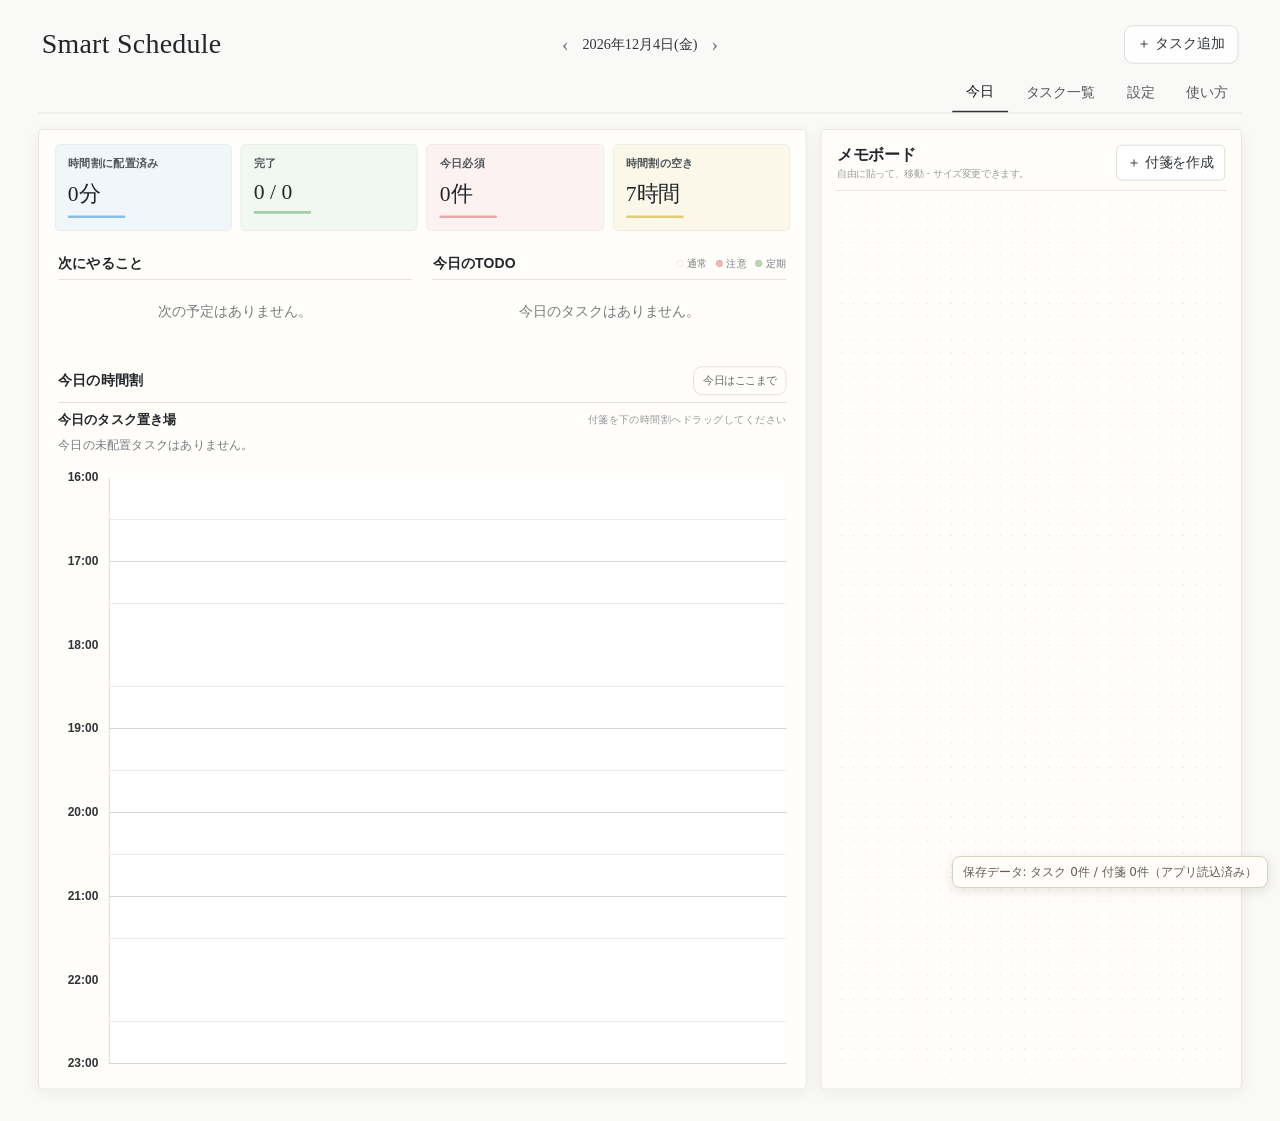
<file: index.html>
<!doctype html>
<html lang="ja">
<head>
  <meta charset="utf-8">
  <meta name="viewport" content="width=device-width,initial-scale=1">
  <title>Smart Schedule</title>
  <meta name="theme-color" content="#f5f4f1">
  <meta name="application-name" content="Smart Schedule">
  <meta name="apple-mobile-web-app-capable" content="yes">
  <meta name="apple-mobile-web-app-status-bar-style" content="default">
  <meta name="apple-mobile-web-app-title" content="Smart Schedule">
  <link rel="manifest" href="manifest.webmanifest?v=3">
  <link rel="icon" href="icon-192-v3.svg" type="image/svg+xml">
  <link rel="apple-touch-icon" href="icon-192-v3.svg">
  <link rel="stylesheet" href="styles-v34.css">
</head>
<body>
  <div id="storageBootStatus" style="position:fixed;right:12px;bottom:12px;z-index:99999;padding:7px 10px;border:1px solid #d7cec4;border-radius:8px;background:#fffdf9;color:#655b52;font:12px/1.35 system-ui,-apple-system,'Segoe UI',sans-serif;box-shadow:0 3px 12px rgba(50,40,30,.12)">
    保存データ確認中…
  </div>
  <script>
  (function(){
    var el=document.getElementById('storageBootStatus');
    try{
      var raw=localStorage.getItem('smartScheduleDataV1');
      if(!raw){el.textContent='保存データ: キーなし';return;}
      var data=JSON.parse(raw);
      var tc=Array.isArray(data.tasks)?data.tasks.length:0;
      var mc=Array.isArray(data.memoNotes)?data.memoNotes.length:0;
      el.textContent='保存データ: タスク '+tc+'件 / 付箋 '+mc+'件';
    }catch(e){
      el.textContent='保存データ読込エラー: '+e.message;
    }
  })();
  </script>
  <div class="app-shell">
    <header class="topbar">
      <div class="brand-block">
        <h1>Smart Schedule</h1>
      </div>
      <div class="date-nav">
        <span class="date-chevron">‹</span>
        <p id="todayLabel"></p>
        <span class="date-chevron">›</span>
      </div>
      <div class="top-actions">
        <button id="addTaskBtn" class="primary">＋ タスク追加</button>
      </div>
    </header>

    <nav class="tabs">
      <button class="tab active" data-view="today">今日</button>
      <button class="tab" data-view="tasks">タスク一覧</button>
      <button class="tab" data-view="settings">設定</button>
      <button class="tab" data-view="help">使い方</button>
    </nav>

    <main>
      <section id="view-today" class="view active">
        <div id="dataSafetyBanner" class="data-safety-banner hidden"></div>
        <div id="overloadBanner" class="banner hidden"></div>

        <div class="today-layout">
          <section class="planner-page">
            <div class="summary-grid">
              <article class="stat-card stat-blue"><span>時間割に配置済み</span><strong id="plannedMinutes">0分</strong><i></i></article>
              <article class="stat-card stat-green"><span>完了</span><strong id="doneCount">0 / 0</strong><i></i></article>
              <article class="stat-card stat-red"><span>今日必須</span><strong id="mustCount">0件</strong><i></i></article>
              <article class="stat-card stat-yellow"><span>時間割の空き</span><strong id="freeMinutes">0分</strong><i></i></article>
            </div>

            <section id="neglectedSection" class="paper-section neglected-section hidden">
              <div class="section-head compact-head">
                <h2>放置中タスク</h2>
                <span id="neglectedCount" class="neglected-count">0件</span>
              </div>
              <div id="neglectedTasks" class="neglected-task-list"></div>
            </section>

            <div class="planner-overview">
              <section class="paper-section next-section">
                <div class="section-head compact-head">
                  <h2>次にやること</h2>
                </div>
                <div id="nextTask"></div>
              </section>

              <section class="paper-section todo-section">
                <div class="section-head compact-head">
                  <h2>今日のTODO</h2>
                  <div class="todo-color-legend" aria-label="色の意味">
                    <span><i class="todo-color-dot normal"></i>通常</span>
                    <span><i class="todo-color-dot attention"></i>注意</span>
                    <span><i class="todo-color-dot recurring"></i>定期</span>
                  </div>
                </div>
                <div id="todayTasks" class="task-list compact-task-list"></div>
              </section>
            </div>

            <section class="paper-section timeline-section">
              <div class="section-head timeline-titlebar">
                <h2>今日の時間割</h2>
                <button id="dayDoneBtn" class="quiet-button">今日はここまで</button>
              </div>
              <div id="timeline" class="timeline"></div>
            </section>
          </section>

          <aside class="memo-page">
            <div class="memo-toolbar">
              <div>
                <h2>メモボード</h2>
                <p>自由に貼って、移動・サイズ変更できます。</p>
              </div>
              <button id="addMemoBtn" class="memo-add-button" type="button">＋ 付箋を作成</button>
            </div>
            <div id="memoBoard" class="memo-board" aria-label="自由メモスペース"></div>
          </aside>
        </div>
      </section>

      <section id="view-tasks" class="view">
        <section class="panel">
          <div class="section-head">
            <h2>タスク一覧</h2>
            <div class="filters task-filter-tabs" id="taskFilterTabs" role="tablist" aria-label="タスク表示切替">
              <button type="button" class="task-filter-tab active" data-task-filter="normal" role="tab" aria-selected="true">通常タスク</button>
              <button type="button" class="task-filter-tab" data-task-filter="recurring" role="tab" aria-selected="false">定期タスク</button>
              <button type="button" class="task-filter-tab" data-task-filter="done" role="tab" aria-selected="false">完了済み</button>
              <button type="button" class="task-filter-tab" data-task-filter="all" role="tab" aria-selected="false">すべて</button>
            </div>
          </div>
          <div id="allTasks" class="task-list"></div>
        </section>
      </section>

      <section id="view-settings" class="view">
        <section class="panel settings-grid">
          <h2>時間割の表示設定</h2>
          <label>平日の表示時間
            <div class="row"><input id="weekdayStart" type="time"><span>〜</span><input id="weekdayEnd" type="time"></div>
          </label>
          <label>土日の表示時間
            <div class="row"><input id="weekendStart" type="time"><span>〜</span><input id="weekendEnd" type="time"></div>
          </label>
          <label>時間割の最小目盛り
            <input value="30分" disabled>
          </label>
          <button id="saveSettingsBtn" class="primary">設定を保存</button>
        </section>

        <section class="panel install-panel">
          <h2>アプリとして使う</h2>
          <p class="muted">Smart Scheduleをインストールすると、Chromeのタブとは別の専用ウィンドウで起動できます。</p>
          <button id="installAppBtn" class="primary hidden" type="button">Smart Scheduleをインストール</button>
          <p id="installAppStatus" class="muted install-status"></p>
        </section>

        <section class="panel">
          <h2>データ管理</h2>
          <p class="muted">データはこのブラウザ内に保存されます。自動で最大7世代の復旧用バックアップも保持します。</p>
          <div class="backup-callout">
            <div>
              <strong>手動バックアップ</strong>
              <small>端末故障やブラウザデータ消去にも備えられるため、定期的な保存をおすすめします。</small>
            </div>
            <button id="exportBtn" class="primary backup-export-btn">バックアップをダウンロード</button>
          </div>
          <div class="row wrap data-secondary-actions">
            <label class="file-btn">バックアップを読み込む<input id="importInput" type="file" accept="application/json"></label>
            <button id="demoBtn" class="ghost">サンプルデータを入れる</button>
          </div>
          <div class="storage-diagnostic">
            <button id="diagnoseStorageBtn" type="button">保存データを診断</button>
            <div id="storageDiagnosticResult" class="storage-diagnostic-result hidden"></div>
          </div>
        </section>
      </section>

      <section id="view-help" class="view">
        <section class="panel prose">
          <h2>使い方</h2>
          <h3>1. タスクを登録</h3>
          <p>「＋ タスク追加」から、内容・重要度・所要時間・実施方法・締切などを入力します。</p>
          <h3>2. 実施方法を選ぶ</h3>
          <ul>
            <li><b>日時固定</b>：指定した日時にそのまま時間割へ表示します。</li>
            <li><b>日付指定</b>：指定日に「今日のタスク置き場」へ表示します。</li>
            <li><b>期間指定</b>：開始日〜終了日の間、完了するまで毎日「今日のタスク置き場」へ表示します。</li>
            <li><b>締切まで候補</b>：開始可能日以降、締切まで候補として表示します。</li>
          </ul>
          <h3>3. 時間割を作る</h3>
          <p>時間割上部の小さな付箋をつかみ、下の時間割へドラッグして配置します。</p>
          <p>付箋置き場ではすべて同じ大きさですが、時間割に置くと所要時間に応じて高さが変わります。60分のタスクなら1時間ぶん、90分なら1時間30分ぶん表示されます。</p>
          <h3>4. 配置後に動かす</h3>
          <p>時間割上の「⋮⋮」を上下にドラッグすると時刻を変更できます。「戻す」で付箋置き場へ戻せます。</p>
          <h3>5. 右側をメモ帳として使う</h3>
          <p>時間割の右側は自由な白紙スペースです。「＋ 付箋を作成」からメモを作成できます。色は赤・黄・緑・青から選べ、初期色は緑です。</p>
          <p>作成した付箋は上部をドラッグして自由に移動できます。右下をドラッグすると大きさを自由に変更できます。</p>
          <h3>6. 終わったら完了</h3>
          <p>「完了」を押すとそのタスクを完了扱いにします。</p>
        </section>
      </section>
    </main>
  </div>

  <dialog id="memoDialog">
    <form id="memoForm" method="dialog">
      <div class="dialog-head">
        <h2 id="memoDialogTitle">付箋を作成</h2>
        <button type="button" id="closeMemoDialogBtn" class="icon-btn">×</button>
      </div>

      <input type="hidden" id="memoId">

      <label>付箋に書く内容
        <textarea id="memoText" rows="6" maxlength="1000" placeholder="急に入った仕事、あとで確認すること、思いついたことなど" required></textarea>
      </label>

      <fieldset class="memo-color-fieldset">
        <legend>付箋の色</legend>
        <div class="memo-color-options">
          <label class="memo-color-option red">
            <input type="radio" name="memoColor" value="red">
            <span>赤</span>
          </label>
          <label class="memo-color-option yellow">
            <input type="radio" name="memoColor" value="yellow">
            <span>黄</span>
          </label>
          <label class="memo-color-option green">
            <input type="radio" name="memoColor" value="green" checked>
            <span>緑</span>
          </label>
          <label class="memo-color-option blue">
            <input type="radio" name="memoColor" value="blue">
            <span>青</span>
          </label>
        </div>
      </fieldset>

      <label class="memo-important-check">
        <input id="memoImportant" type="checkbox">
        <span>重要な付箋</span>
      </label>

      <div class="dialog-actions">
        <button type="button" id="deleteMemoBtn" class="danger hidden">削除</button>
        <span class="spacer"></span>
        <button type="button" id="cancelMemoBtn">キャンセル</button>
        <button type="submit" class="primary">保存</button>
      </div>
    </form>
  </dialog>

  <dialog id="taskDialog">
    <form id="taskForm" method="dialog">
      <div class="dialog-head">
        <h2 id="dialogTitle">タスク追加</h2>
        <button type="button" id="closeDialogBtn" class="icon-btn">×</button>
      </div>

      <input type="hidden" id="taskId">

      <div id="taskOverdueInfo" class="task-overdue-info hidden"></div>

      <div class="task-basic-fields">
        <label>タスク名
          <input id="title" required maxlength="100" placeholder="例：暗算プリントを作る">
        </label>

        <label>メモ
          <textarea id="notes" rows="3" placeholder="必要なら補足を書きます"></textarea>
        </label>

        <label>所要時間
          <div class="duration-input-wrap">
            <input id="duration" type="number" min="5" step="5" value="30" required>
            <span>分</span>
          </div>
        </label>

        <label>いつやるか
          <select id="scheduleMode">
            <option value="fixed">日時固定</option>
            <option value="date" selected>日付指定</option>
            <option value="range">期間指定</option>
            <option value="auto">締切まで候補</option>
          </select>
        </label>

        <div id="modeFields"></div>

        <label>締切
          <input id="deadline" type="datetime-local">
        </label>
      </div>

      <details class="task-details">
        <summary>
          <span>詳細設定</span>
          <small>重要度・カテゴリ・繰り返しなど</small>
        </summary>

        <div class="task-details-body">
          <div class="form-grid">
            <label>カテゴリ<input id="category" placeholder="仕事・勉強・私用など"></label>
            <label>重要度
              <select id="importance">
                <option value="1">★</option>
                <option value="2">★★</option>
                <option value="3" selected>★★★</option>
                <option value="4">★★★★</option>
                <option value="5">★★★★★</option>
              </select>
            </label>
            <label>作業の重さ
              <select id="intensity">
                <option value="light">軽い</option>
                <option value="normal" selected>普通</option>
                <option value="focus">集中</option>
              </select>
            </label>
            <label>繰り返し
              <select id="recurrence">
                <option value="none">なし</option>
                <option value="daily">毎日</option>
                <option value="weekdays">平日のみ</option>
                <option value="weekends">土日のみ</option>
                <option value="weekly">毎週（曜日指定）</option>
              </select>
            </label>
          </div>

          <div id="weekdayPicker" class="weekday-picker hidden"></div>

          <div class="advanced task-placement-note">
            <h3>時間割への配置</h3>
            <p class="muted">日付指定・期間指定・締切まで候補のタスクは、今日のタスク置き場から自分で時間割へ配置します。</p>
          </div>
        </div>
      </details>

      <div class="dialog-actions">
        <button type="button" id="deleteTaskBtn" class="danger hidden">削除</button>
        <span class="spacer"></span>
        <button type="button" id="cancelBtn">キャンセル</button>
        <button type="submit" class="primary">保存</button>
      </div>
    </form>
  </dialog>

  <script>
  (function(){
    var boot=document.getElementById('storageBootStatus');
    var s=document.createElement('script');
    s.src='./app-v55.js?v=20261114-memofix3';
    s.onload=function(){
      if(boot && !boot.textContent.includes('アプリ読込済み')) boot.textContent+=' / JS読込完了';
    };
    s.onerror=function(){
      if(boot) boot.textContent+=' / JS読込失敗';
    };
    document.body.appendChild(s);
  })();
  </script>
</body>
</html>
</file>
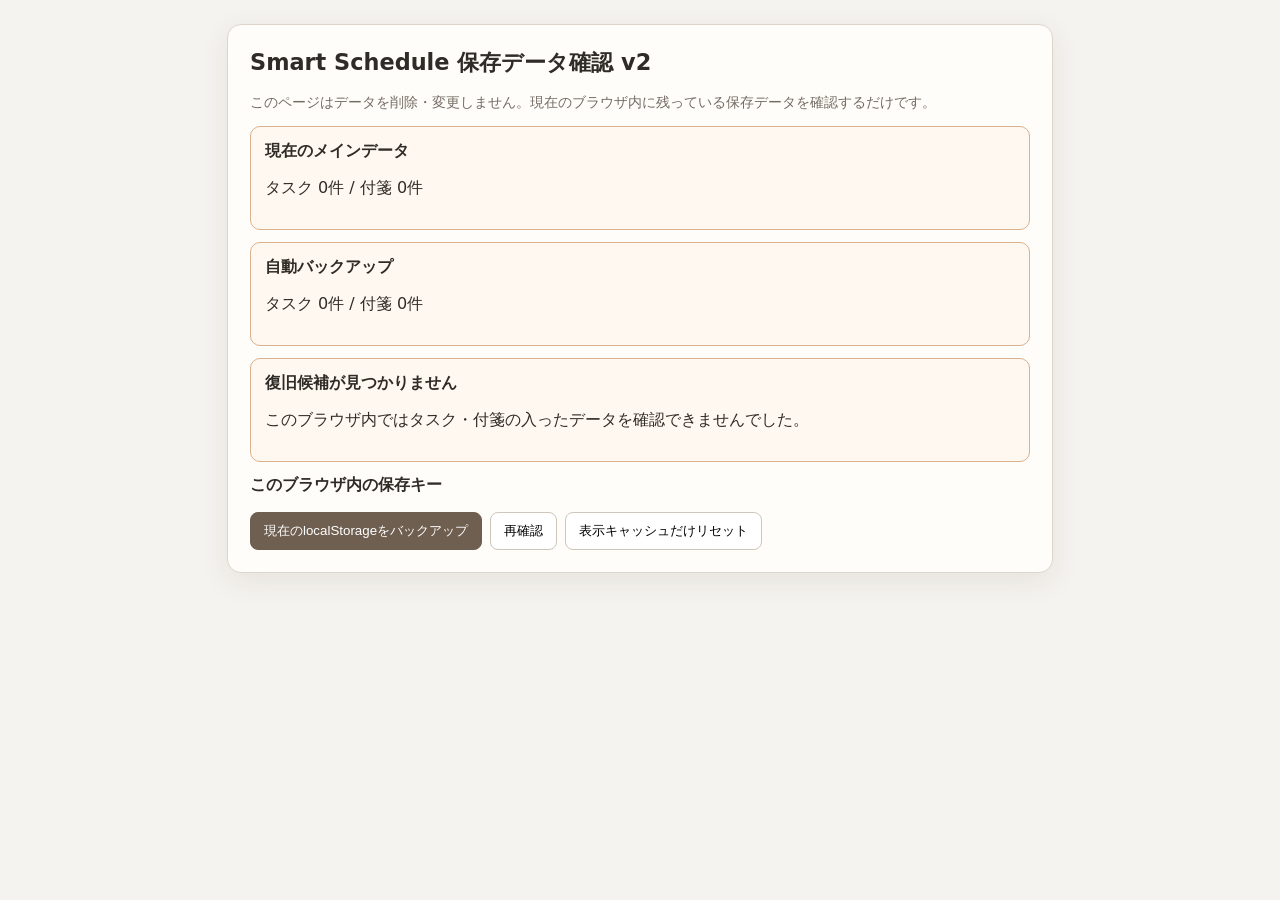
<file: recovery-v2.html>
<!doctype html>
<html lang="ja">
<head>
<meta charset="utf-8">
<meta name="viewport" content="width=device-width,initial-scale=1">
<title>Smart Schedule データ確認 v2</title>
<style>
body{font-family:system-ui,-apple-system,"Segoe UI",sans-serif;background:#f5f3ef;color:#2f2b27;margin:0;padding:24px}
main{max-width:780px;margin:auto;background:#fffdf9;border:1px solid #ddd5cb;border-radius:14px;padding:22px;box-shadow:0 8px 30px rgba(50,40,30,.08)}
h1{font-size:1.4rem;margin-top:0}
.card{border:1px solid #e2dbd2;border-radius:10px;padding:14px;margin:12px 0;background:#fff}
.ok{border-color:#a8c39c;background:#f4faf1}.warn{border-color:#d9b18e;background:#fff8f1}
button{padding:9px 13px;border:1px solid #cfc5bb;border-radius:8px;background:#fff;cursor:pointer}
button.primary{background:#6f5f50;color:#fff;border-color:#6f5f50}
pre{white-space:pre-wrap;word-break:break-word;font-size:.8rem;background:#f7f5f2;padding:10px;border-radius:8px;max-height:220px;overflow:auto}
.small{color:#746b63;font-size:.88rem}
</style>
</head>
<body>
<main>
<h1>Smart Schedule 保存データ確認 v2</h1>
<p class="small">このページはデータを削除・変更しません。現在のブラウザ内に残っている保存データを確認するだけです。</p>
<div id="result"></div>
<div style="display:flex;gap:8px;flex-wrap:wrap;margin-top:16px">
<button id="download" class="primary">現在のlocalStorageをバックアップ</button>
<button id="reload">再確認</button>
<button id="resetSw">表示キャッシュだけリセット</button>
</div>
<script>
const result=document.getElementById('result');
function esc(s){return String(s).replace(/[&<>"]/g,c=>({'&':'&amp;','<':'&lt;','>':'&gt;','"':'&quot;'}[c]))}
function inspect(){
  const rows=[];
  const all={};
  const parsedByKey={};
  for(let i=0;i<localStorage.length;i++){
    const key=localStorage.key(i);
    const raw=localStorage.getItem(key);
    all[key]=raw;
    let info='';
    try{
      const p=JSON.parse(raw);
      parsedByKey[key]=p;
      if(p&&typeof p==='object'){
        const tasks=Array.isArray(p.tasks)?p.tasks.length:null;
        const memos=Array.isArray(p.memoNotes)?p.memoNotes.length:null;
        info=(tasks!==null?'タスク '+tasks+'件':'')+(memos!==null?' / 付箋 '+memos+'件':'');
      }
    }catch{}
    rows.push('<div class="card"><strong>'+esc(key)+'</strong><div class="small">'+esc(info||('文字数 '+(raw?.length||0)))+'</div></div>');
  }

  const mainKey='smartScheduleDataV1';
  const backupKey='smartScheduleDataBackupV1';
  const main=parsedByKey[mainKey];
  const backup=parsedByKey[backupKey];

  const count=function(p){
    return {
      tasks:p&&Array.isArray(p.tasks)?p.tasks.length:0,
      memos:p&&Array.isArray(p.memoNotes)?p.memoNotes.length:0
    };
  };
  const mc=count(main), bc=count(backup);
  const mainScore=mc.tasks+mc.memos;
  const backupScore=bc.tasks+bc.memos;

  let summary=
    '<div class="card '+(mainScore?'ok':'warn')+'">'+
      '<strong>現在のメインデータ</strong>'+
      '<p>タスク '+mc.tasks+'件 / 付箋 '+mc.memos+'件</p>'+
    '</div>'+
    '<div class="card '+(backupScore?'ok':'warn')+'">'+
      '<strong>自動バックアップ</strong>'+
      '<p>タスク '+bc.tasks+'件 / 付箋 '+bc.memos+'件</p>'+
    '</div>';

  if(mainScore||backupScore){
    const restoreKey=backupScore>mainScore?backupKey:mainKey;
    const rc=restoreKey===backupKey?bc:mc;
    summary+=
      '<div class="card ok">'+
        '<strong>復旧候補</strong>'+
        '<p>タスク '+rc.tasks+'件 / 付箋 '+rc.memos+'件のデータを使えます。</p>'+
        '<button id="restoreBest" class="primary">このデータでSmart Scheduleを復旧</button>'+
      '</div>';
    setTimeout(()=>{
      const b=document.getElementById('restoreBest');
      if(b)b.onclick=()=>restoreBestData(restoreKey);
    },0);
  }else{
    summary+='<div class="card warn"><strong>復旧候補が見つかりません</strong><p>このブラウザ内ではタスク・付箋の入ったデータを確認できませんでした。</p></div>';
  }

  result.innerHTML=summary+'<h2 style="font-size:1rem">このブラウザ内の保存キー</h2>'+rows.join('');
  window.__backup=all;
}

function restoreBestData(key){
  const raw=localStorage.getItem(key);
  if(!raw)return alert('復旧元データが見つかりません。');
  let p;
  try{p=JSON.parse(raw)}catch{return alert('復旧元データを読み取れませんでした。')}
  const tc=Array.isArray(p.tasks)?p.tasks.length:0;
  const mc=Array.isArray(p.memoNotes)?p.memoNotes.length:0;
  if(!tc&&!mc)return alert('復旧できるタスク・付箋がありません。');

  if(!confirm('タスク '+tc+'件・付箋 '+mc+'件の状態に復旧します。よろしいですか？'))return;

  localStorage.setItem('smartScheduleDataV1',raw);
  localStorage.setItem('smartScheduleDataBackupV1',raw);
  alert('復旧データを書き戻しました。Smart Scheduleを開きます。');
  location.href='./smart-schedule-v2.html?recovered=1';
}

inspect();
document.getElementById('reload').onclick=inspect;
document.getElementById('resetSw').onclick=async()=>{
  if(!confirm('タスクや付箋は消さず、Smart Scheduleの表示キャッシュだけをリセットします。実行しますか？'))return;
  try{
    if('serviceWorker' in navigator){
      const regs=await navigator.serviceWorker.getRegistrations();
      await Promise.all(regs.map(r=>r.unregister()));
    }
    if('caches' in window){
      const keys=await caches.keys();
      await Promise.all(keys.filter(k=>k.startsWith('smart-schedule-pwa-')).map(k=>caches.delete(k)));
    }
    alert('表示キャッシュをリセットしました。タスク・付箋データは残っています。Smart Schedule本体を開き直します。');
    location.href='./?fresh=20261112-1';
  }catch(e){
    alert('表示キャッシュのリセットに失敗しました: '+e.message);
  }
};
document.getElementById('download').onclick=()=>{
  const blob=new Blob([JSON.stringify(window.__backup||{},null,2)],{type:'application/json'});
  const a=document.createElement('a');
  a.href=URL.createObjectURL(blob);
  a.download='smart-schedule-localstorage-backup.json';
  a.click();
  setTimeout(()=>URL.revokeObjectURL(a.href),1000);
};
</script>
</main>
</body>
</html>
</file>
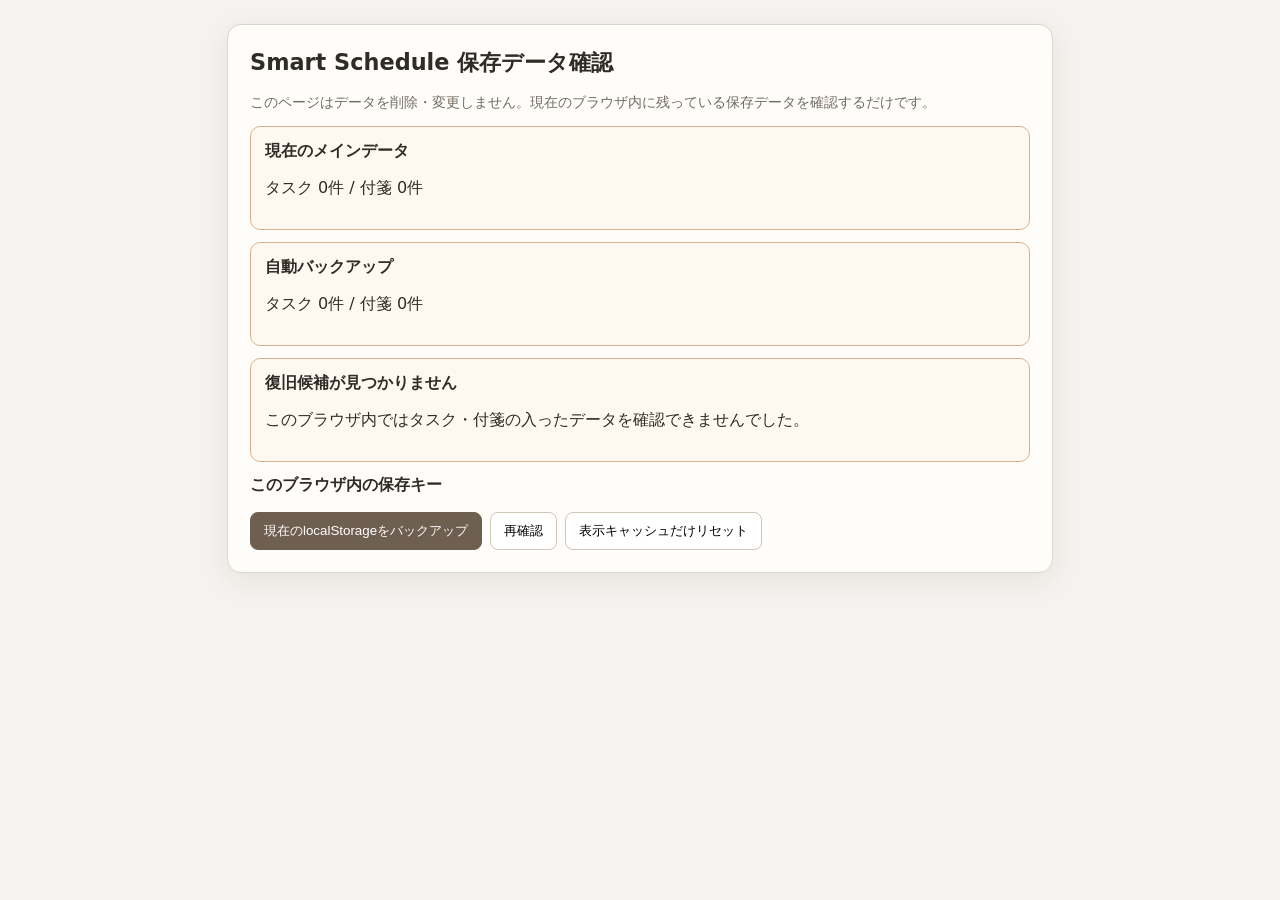
<file: recovery.html>
<!doctype html>
<html lang="ja">
<head>
<meta charset="utf-8">
<meta name="viewport" content="width=device-width,initial-scale=1">
<title>Smart Schedule データ確認</title>
<style>
body{font-family:system-ui,-apple-system,"Segoe UI",sans-serif;background:#f5f3ef;color:#2f2b27;margin:0;padding:24px}
main{max-width:780px;margin:auto;background:#fffdf9;border:1px solid #ddd5cb;border-radius:14px;padding:22px;box-shadow:0 8px 30px rgba(50,40,30,.08)}
h1{font-size:1.4rem;margin-top:0}
.card{border:1px solid #e2dbd2;border-radius:10px;padding:14px;margin:12px 0;background:#fff}
.ok{border-color:#a8c39c;background:#f4faf1}.warn{border-color:#d9b18e;background:#fff8f1}
button{padding:9px 13px;border:1px solid #cfc5bb;border-radius:8px;background:#fff;cursor:pointer}
button.primary{background:#6f5f50;color:#fff;border-color:#6f5f50}
pre{white-space:pre-wrap;word-break:break-word;font-size:.8rem;background:#f7f5f2;padding:10px;border-radius:8px;max-height:220px;overflow:auto}
.small{color:#746b63;font-size:.88rem}
</style>
</head>
<body>
<main>
<h1>Smart Schedule 保存データ確認</h1>
<p class="small">このページはデータを削除・変更しません。現在のブラウザ内に残っている保存データを確認するだけです。</p>
<div id="result"></div>
<div style="display:flex;gap:8px;flex-wrap:wrap;margin-top:16px">
<button id="download" class="primary">現在のlocalStorageをバックアップ</button>
<button id="reload">再確認</button>
<button id="resetSw">表示キャッシュだけリセット</button>
</div>
<script>
const result=document.getElementById('result');
function esc(s){return String(s).replace(/[&<>"]/g,c=>({'&':'&amp;','<':'&lt;','>':'&gt;','"':'&quot;'}[c]))}
function inspect(){
  const rows=[];
  const all={};
  const parsedByKey={};
  for(let i=0;i<localStorage.length;i++){
    const key=localStorage.key(i);
    const raw=localStorage.getItem(key);
    all[key]=raw;
    let info='';
    try{
      const p=JSON.parse(raw);
      parsedByKey[key]=p;
      if(p&&typeof p==='object'){
        const tasks=Array.isArray(p.tasks)?p.tasks.length:null;
        const memos=Array.isArray(p.memoNotes)?p.memoNotes.length:null;
        info=(tasks!==null?'タスク '+tasks+'件':'')+(memos!==null?' / 付箋 '+memos+'件':'');
      }
    }catch{}
    rows.push('<div class="card"><strong>'+esc(key)+'</strong><div class="small">'+esc(info||('文字数 '+(raw?.length||0)))+'</div></div>');
  }

  const mainKey='smartScheduleDataV1';
  const backupKey='smartScheduleDataBackupV1';
  const main=parsedByKey[mainKey];
  const backup=parsedByKey[backupKey];

  const count=function(p){
    return {
      tasks:p&&Array.isArray(p.tasks)?p.tasks.length:0,
      memos:p&&Array.isArray(p.memoNotes)?p.memoNotes.length:0
    };
  };
  const mc=count(main), bc=count(backup);
  const mainScore=mc.tasks+mc.memos;
  const backupScore=bc.tasks+bc.memos;

  let summary=
    '<div class="card '+(mainScore?'ok':'warn')+'">'+
      '<strong>現在のメインデータ</strong>'+
      '<p>タスク '+mc.tasks+'件 / 付箋 '+mc.memos+'件</p>'+
    '</div>'+
    '<div class="card '+(backupScore?'ok':'warn')+'">'+
      '<strong>自動バックアップ</strong>'+
      '<p>タスク '+bc.tasks+'件 / 付箋 '+bc.memos+'件</p>'+
    '</div>';

  if(mainScore||backupScore){
    const restoreKey=backupScore>mainScore?backupKey:mainKey;
    const rc=restoreKey===backupKey?bc:mc;
    summary+=
      '<div class="card ok">'+
        '<strong>復旧候補</strong>'+
        '<p>タスク '+rc.tasks+'件 / 付箋 '+rc.memos+'件のデータを使えます。</p>'+
        '<button id="restoreBest" class="primary">このデータでSmart Scheduleを復旧</button>'+
      '</div>';
    setTimeout(()=>{
      const b=document.getElementById('restoreBest');
      if(b)b.onclick=()=>restoreBestData(restoreKey);
    },0);
  }else{
    summary+='<div class="card warn"><strong>復旧候補が見つかりません</strong><p>このブラウザ内ではタスク・付箋の入ったデータを確認できませんでした。</p></div>';
  }

  result.innerHTML=summary+'<h2 style="font-size:1rem">このブラウザ内の保存キー</h2>'+rows.join('');
  window.__backup=all;
}

function restoreBestData(key){
  const raw=localStorage.getItem(key);
  if(!raw)return alert('復旧元データが見つかりません。');
  let p;
  try{p=JSON.parse(raw)}catch{return alert('復旧元データを読み取れませんでした。')}
  const tc=Array.isArray(p.tasks)?p.tasks.length:0;
  const mc=Array.isArray(p.memoNotes)?p.memoNotes.length:0;
  if(!tc&&!mc)return alert('復旧できるタスク・付箋がありません。');

  if(!confirm('タスク '+tc+'件・付箋 '+mc+'件の状態に復旧します。よろしいですか？'))return;

  localStorage.setItem('smartScheduleDataV1',raw);
  localStorage.setItem('smartScheduleDataBackupV1',raw);
  alert('復旧データを書き戻しました。Smart Scheduleを開きます。');
  location.href='./smart-schedule-v2.html?recovered=1';
}

inspect();
document.getElementById('reload').onclick=inspect;
document.getElementById('resetSw').onclick=async()=>{
  if(!confirm('タスクや付箋は消さず、Smart Scheduleの表示キャッシュだけをリセットします。実行しますか？'))return;
  try{
    if('serviceWorker' in navigator){
      const regs=await navigator.serviceWorker.getRegistrations();
      await Promise.all(regs.map(r=>r.unregister()));
    }
    if('caches' in window){
      const keys=await caches.keys();
      await Promise.all(keys.filter(k=>k.startsWith('smart-schedule-pwa-')).map(k=>caches.delete(k)));
    }
    alert('表示キャッシュをリセットしました。タスク・付箋データは残っています。Smart Schedule本体を開き直します。');
    location.href='./?fresh=20261112-1';
  }catch(e){
    alert('表示キャッシュのリセットに失敗しました: '+e.message);
  }
};
document.getElementById('download').onclick=()=>{
  const blob=new Blob([JSON.stringify(window.__backup||{},null,2)],{type:'application/json'});
  const a=document.createElement('a');
  a.href=URL.createObjectURL(blob);
  a.download='smart-schedule-localstorage-backup.json';
  a.click();
  setTimeout(()=>URL.revokeObjectURL(a.href),1000);
};
</script>
</main>
</body>
</html>
</file>
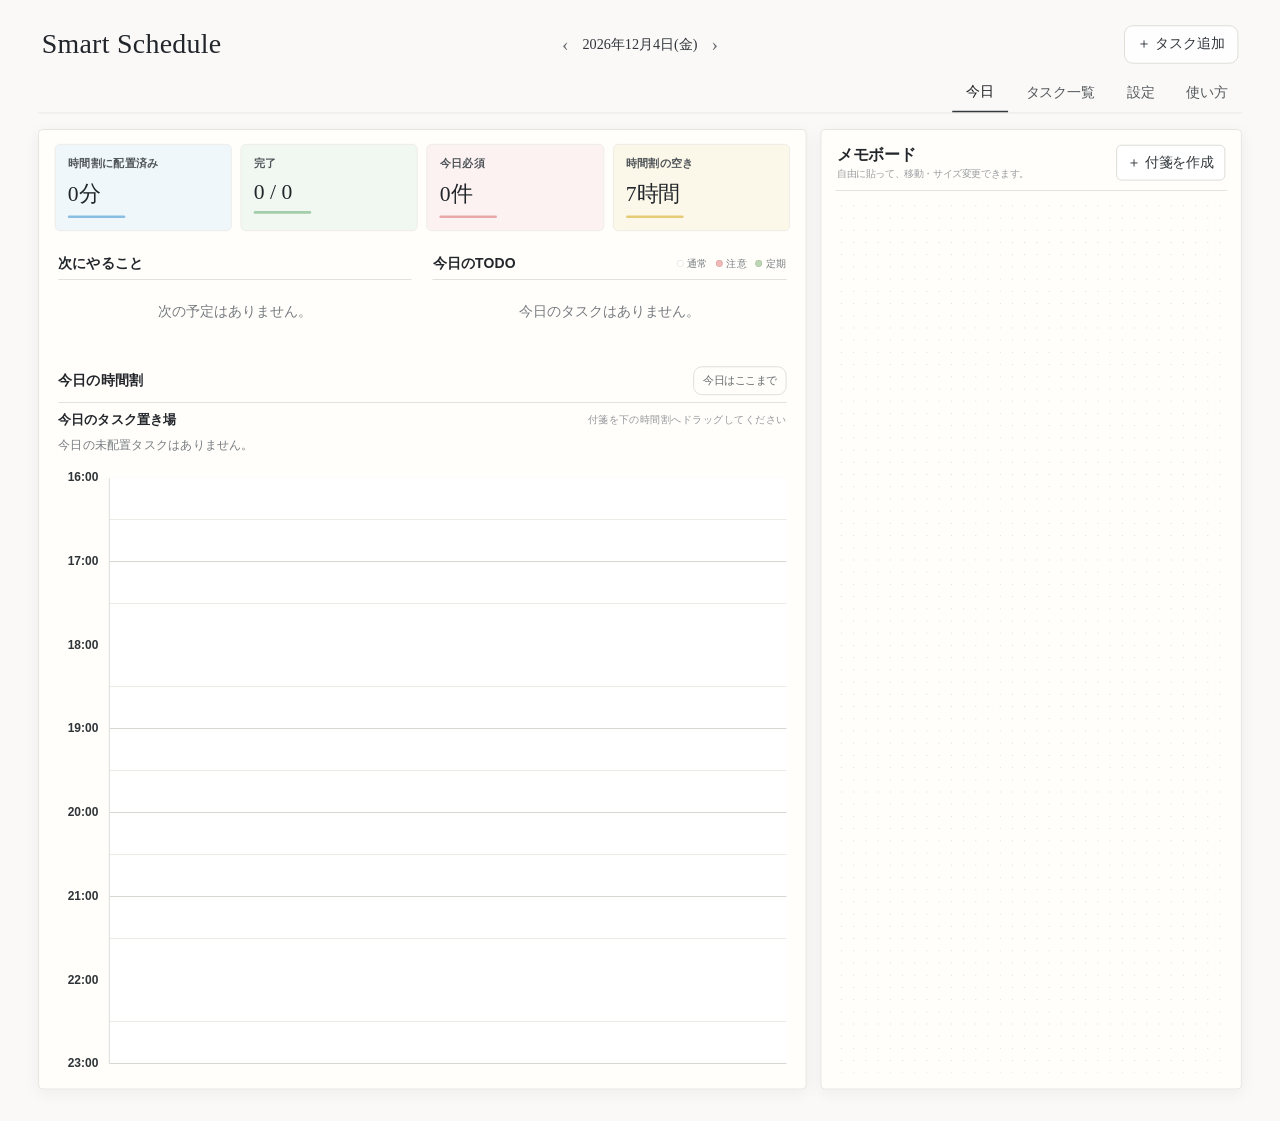
<file: smart-schedule-v2.html>
<!doctype html>
<html lang="ja">
<head>
<script>
(function(){
  try{
    var target='./smart-schedule-v3.html'+location.search+location.hash;
    if(!location.pathname.endsWith('/smart-schedule-v3.html')) location.replace(target);
  }catch(e){}
})();
</script>
  <meta charset="utf-8">
  <meta name="viewport" content="width=device-width,initial-scale=1">
  <title>Smart Schedule</title>
  <meta name="theme-color" content="#f5f4f1">
  <meta name="application-name" content="Smart Schedule">
  <meta name="apple-mobile-web-app-capable" content="yes">
  <meta name="apple-mobile-web-app-status-bar-style" content="default">
  <meta name="apple-mobile-web-app-title" content="Smart Schedule">
  <link rel="manifest" href="manifest.webmanifest?v=3">
  <link rel="icon" href="icon-192-v3.svg" type="image/svg+xml">
  <link rel="apple-touch-icon" href="icon-192-v3.svg">
  <link rel="stylesheet" href="styles-v34.css">
</head>
<body>

  <div class="app-shell">
    <header class="topbar">
      <div class="brand-block">
        <h1>Smart Schedule</h1>
      </div>
      <div class="date-nav">
        <span class="date-chevron">‹</span>
        <p id="todayLabel"></p>
        <span class="date-chevron">›</span>
      </div>
      <div class="top-actions">
        <button id="addTaskBtn" class="primary">＋ タスク追加</button>
      </div>
    </header>

    <nav class="tabs">
      <button class="tab active" data-view="today">今日</button>
      <button class="tab" data-view="tasks">タスク一覧</button>
      <button class="tab" data-view="settings">設定</button>
      <button class="tab" data-view="help">使い方</button>
    </nav>

    <main>
      <section id="view-today" class="view active">
        <div id="dataSafetyBanner" class="data-safety-banner hidden"></div>
        <div id="overloadBanner" class="banner hidden"></div>

        <div class="today-layout">
          <section class="planner-page">
            <div class="summary-grid">
              <article class="stat-card stat-blue"><span>時間割に配置済み</span><strong id="plannedMinutes">0分</strong><i></i></article>
              <article class="stat-card stat-green"><span>完了</span><strong id="doneCount">0 / 0</strong><i></i></article>
              <article class="stat-card stat-red"><span>今日必須</span><strong id="mustCount">0件</strong><i></i></article>
              <article class="stat-card stat-yellow"><span>時間割の空き</span><strong id="freeMinutes">0分</strong><i></i></article>
            </div>

            <section id="neglectedSection" class="paper-section neglected-section hidden">
              <div class="section-head compact-head">
                <h2>放置中タスク</h2>
                <span id="neglectedCount" class="neglected-count">0件</span>
              </div>
              <div id="neglectedTasks" class="neglected-task-list"></div>
            </section>

            <div class="planner-overview">
              <section class="paper-section next-section">
                <div class="section-head compact-head">
                  <h2>次にやること</h2>
                </div>
                <div id="nextTask"></div>
              </section>

              <section class="paper-section todo-section">
                <div class="section-head compact-head">
                  <h2>今日のTODO</h2>
                  <div class="todo-color-legend" aria-label="色の意味">
                    <span><i class="todo-color-dot normal"></i>通常</span>
                    <span><i class="todo-color-dot attention"></i>注意</span>
                    <span><i class="todo-color-dot recurring"></i>定期</span>
                  </div>
                </div>
                <div id="todayTasks" class="task-list compact-task-list"></div>
              </section>
            </div>

            <section class="paper-section timeline-section">
              <div class="section-head timeline-titlebar">
                <h2>今日の時間割</h2>
                <button id="dayDoneBtn" class="quiet-button">今日はここまで</button>
              </div>
              <div id="timeline" class="timeline"></div>
            </section>
          </section>

          <aside class="memo-page">
            <div class="memo-toolbar">
              <div>
                <h2>メモボード</h2>
                <p>自由に貼って、移動・サイズ変更できます。</p>
              </div>
              <button id="addMemoBtn" class="memo-add-button" type="button">＋ 付箋を作成</button>
            </div>
            <div id="memoBoard" class="memo-board" aria-label="自由メモスペース"></div>
          </aside>
        </div>
      </section>

      <section id="view-tasks" class="view">
        <section class="panel">
          <div class="section-head">
            <h2>タスク一覧</h2>
            <div class="filters task-filter-tabs" id="taskFilterTabs" role="tablist" aria-label="タスク表示切替">
              <button type="button" class="task-filter-tab active" data-task-filter="normal" role="tab" aria-selected="true">通常タスク</button>
              <button type="button" class="task-filter-tab" data-task-filter="recurring" role="tab" aria-selected="false">定期タスク</button>
              <button type="button" class="task-filter-tab" data-task-filter="done" role="tab" aria-selected="false">完了済み</button>
              <button type="button" class="task-filter-tab" data-task-filter="all" role="tab" aria-selected="false">すべて</button>
            </div>
          </div>
          <div id="allTasks" class="task-list"></div>
        </section>
      </section>

      <section id="view-settings" class="view">
        <section class="panel settings-grid">
          <h2>時間割の表示設定</h2>
          <label>平日の表示時間
            <div class="row"><input id="weekdayStart" type="time"><span>〜</span><input id="weekdayEnd" type="time"></div>
          </label>
          <label>土日の表示時間
            <div class="row"><input id="weekendStart" type="time"><span>〜</span><input id="weekendEnd" type="time"></div>
          </label>
          <label>時間割の最小目盛り
            <input value="30分" disabled>
          </label>
          <button id="saveSettingsBtn" class="primary">設定を保存</button>
        </section>

        <section class="panel install-panel">
          <h2>アプリとして使う</h2>
          <p class="muted">Smart Scheduleをインストールすると、Chromeのタブとは別の専用ウィンドウで起動できます。</p>
          <button id="installAppBtn" class="primary hidden" type="button">Smart Scheduleをインストール</button>
          <p id="installAppStatus" class="muted install-status"></p>
        </section>

        <section class="panel">
          <h2>データ管理</h2>
          <p class="muted">データはこのブラウザ内に保存されます。自動で最大7世代の復旧用バックアップも保持します。</p>
          <div class="backup-callout">
            <div>
              <strong>手動バックアップ</strong>
              <small>端末故障やブラウザデータ消去にも備えられるため、定期的な保存をおすすめします。</small>
            </div>
            <button id="exportBtn" class="primary backup-export-btn">バックアップをダウンロード</button>
          </div>
          <div class="row wrap data-secondary-actions">
            <label class="file-btn">バックアップを読み込む<input id="importInput" type="file" accept="application/json"></label>
            <button id="demoBtn" class="ghost">サンプルデータを入れる</button>
          </div>
          <div class="storage-diagnostic">
            <button id="diagnoseStorageBtn" type="button">保存データを診断</button>
            <div id="storageDiagnosticResult" class="storage-diagnostic-result hidden"></div>
          </div>
        </section>
      </section>

      <section id="view-help" class="view">
        <section class="panel prose">
          <h2>使い方</h2>
          <h3>1. タスクを登録</h3>
          <p>「＋ タスク追加」から、内容・重要度・所要時間・実施方法・締切などを入力します。</p>
          <h3>2. 実施方法を選ぶ</h3>
          <ul>
            <li><b>日時固定</b>：指定した日時にそのまま時間割へ表示します。</li>
            <li><b>日付指定</b>：指定日に「今日のタスク置き場」へ表示します。</li>
            <li><b>期間指定</b>：開始日〜終了日の間、完了するまで毎日「今日のタスク置き場」へ表示します。</li>
            <li><b>締切まで候補</b>：開始可能日以降、締切まで候補として表示します。</li>
          </ul>
          <h3>3. 時間割を作る</h3>
          <p>時間割上部の小さな付箋をつかみ、下の時間割へドラッグして配置します。</p>
          <p>付箋置き場ではすべて同じ大きさですが、時間割に置くと所要時間に応じて高さが変わります。60分のタスクなら1時間ぶん、90分なら1時間30分ぶん表示されます。</p>
          <h3>4. 配置後に動かす</h3>
          <p>時間割上の「⋮⋮」を上下にドラッグすると時刻を変更できます。「戻す」で付箋置き場へ戻せます。</p>
          <h3>5. 右側をメモ帳として使う</h3>
          <p>時間割の右側は自由な白紙スペースです。「＋ 付箋を作成」からメモを作成できます。色は赤・黄・緑・青から選べ、初期色は緑です。</p>
          <p>作成した付箋は上部をドラッグして自由に移動できます。右下をドラッグすると大きさを自由に変更できます。</p>
          <h3>6. 終わったら完了</h3>
          <p>「完了」を押すとそのタスクを完了扱いにします。</p>
        </section>
      </section>
    </main>
  </div>

  <dialog id="memoDialog">
    <form id="memoForm" method="dialog">
      <div class="dialog-head">
        <h2 id="memoDialogTitle">付箋を作成</h2>
        <button type="button" id="closeMemoDialogBtn" class="icon-btn">×</button>
      </div>

      <input type="hidden" id="memoId">

      <label>付箋に書く内容
        <textarea id="memoText" rows="6" maxlength="1000" placeholder="急に入った仕事、あとで確認すること、思いついたことなど" required></textarea>
      </label>

      <fieldset class="memo-color-fieldset">
        <legend>付箋の色</legend>
        <div class="memo-color-options">
          <label class="memo-color-option red">
            <input type="radio" name="memoColor" value="red">
            <span>赤</span>
          </label>
          <label class="memo-color-option yellow">
            <input type="radio" name="memoColor" value="yellow">
            <span>黄</span>
          </label>
          <label class="memo-color-option green">
            <input type="radio" name="memoColor" value="green" checked>
            <span>緑</span>
          </label>
          <label class="memo-color-option blue">
            <input type="radio" name="memoColor" value="blue">
            <span>青</span>
          </label>
        </div>
      </fieldset>

      <label class="memo-important-check">
        <input id="memoImportant" type="checkbox">
        <span>重要な付箋</span>
      </label>

      <div class="dialog-actions">
        <button type="button" id="deleteMemoBtn" class="danger hidden">削除</button>
        <span class="spacer"></span>
        <button type="button" id="cancelMemoBtn">キャンセル</button>
        <button type="submit" class="primary">保存</button>
      </div>
    </form>
  </dialog>

  <dialog id="taskDialog">
    <form id="taskForm" method="dialog">
      <div class="dialog-head">
        <h2 id="dialogTitle">タスク追加</h2>
        <button type="button" id="closeDialogBtn" class="icon-btn">×</button>
      </div>

      <input type="hidden" id="taskId">

      <div id="taskOverdueInfo" class="task-overdue-info hidden"></div>

      <div class="task-basic-fields">
        <label>タスク名
          <input id="title" required maxlength="100" placeholder="例：暗算プリントを作る">
        </label>

        <label>メモ
          <textarea id="notes" rows="3" placeholder="必要なら補足を書きます"></textarea>
        </label>

        <label>所要時間
          <div class="duration-input-wrap">
            <input id="duration" type="number" min="5" step="5" value="30" required>
            <span>分</span>
          </div>
        </label>

        <label>いつやるか
          <select id="scheduleMode">
            <option value="fixed">日時固定</option>
            <option value="date" selected>日付指定</option>
            <option value="range">期間指定</option>
            <option value="auto">締切まで候補</option>
          </select>
        </label>

        <div id="modeFields"></div>

        <label>締切
          <input id="deadline" type="datetime-local">
        </label>
      </div>

      <details class="task-details">
        <summary>
          <span>詳細設定</span>
          <small>重要度・カテゴリ・繰り返しなど</small>
        </summary>

        <div class="task-details-body">
          <div class="form-grid">
            <label>カテゴリ<input id="category" placeholder="仕事・勉強・私用など"></label>
            <label>重要度
              <select id="importance">
                <option value="1">★</option>
                <option value="2">★★</option>
                <option value="3" selected>★★★</option>
                <option value="4">★★★★</option>
                <option value="5">★★★★★</option>
              </select>
            </label>
            <label>作業の重さ
              <select id="intensity">
                <option value="light">軽い</option>
                <option value="normal" selected>普通</option>
                <option value="focus">集中</option>
              </select>
            </label>
            <label>繰り返し
              <select id="recurrence">
                <option value="none">なし</option>
                <option value="daily">毎日</option>
                <option value="weekdays">平日のみ</option>
                <option value="weekends">土日のみ</option>
                <option value="weekly">毎週（曜日指定）</option>
              </select>
            </label>
          </div>

          <div id="weekdayPicker" class="weekday-picker hidden"></div>

          <div class="advanced task-placement-note">
            <h3>時間割への配置</h3>
            <p class="muted">日付指定・期間指定・締切まで候補のタスクは、今日のタスク置き場から自分で時間割へ配置します。</p>
          </div>
        </div>
      </details>

      <div class="dialog-actions">
        <button type="button" id="deleteTaskBtn" class="danger hidden">削除</button>
        <span class="spacer"></span>
        <button type="button" id="cancelBtn">キャンセル</button>
        <button type="submit" class="primary">保存</button>
      </div>
    </form>
  </dialog>

  <script src="./app-v55.js?v=20261114-memofix3"></script>
</body>
</html>
</file>
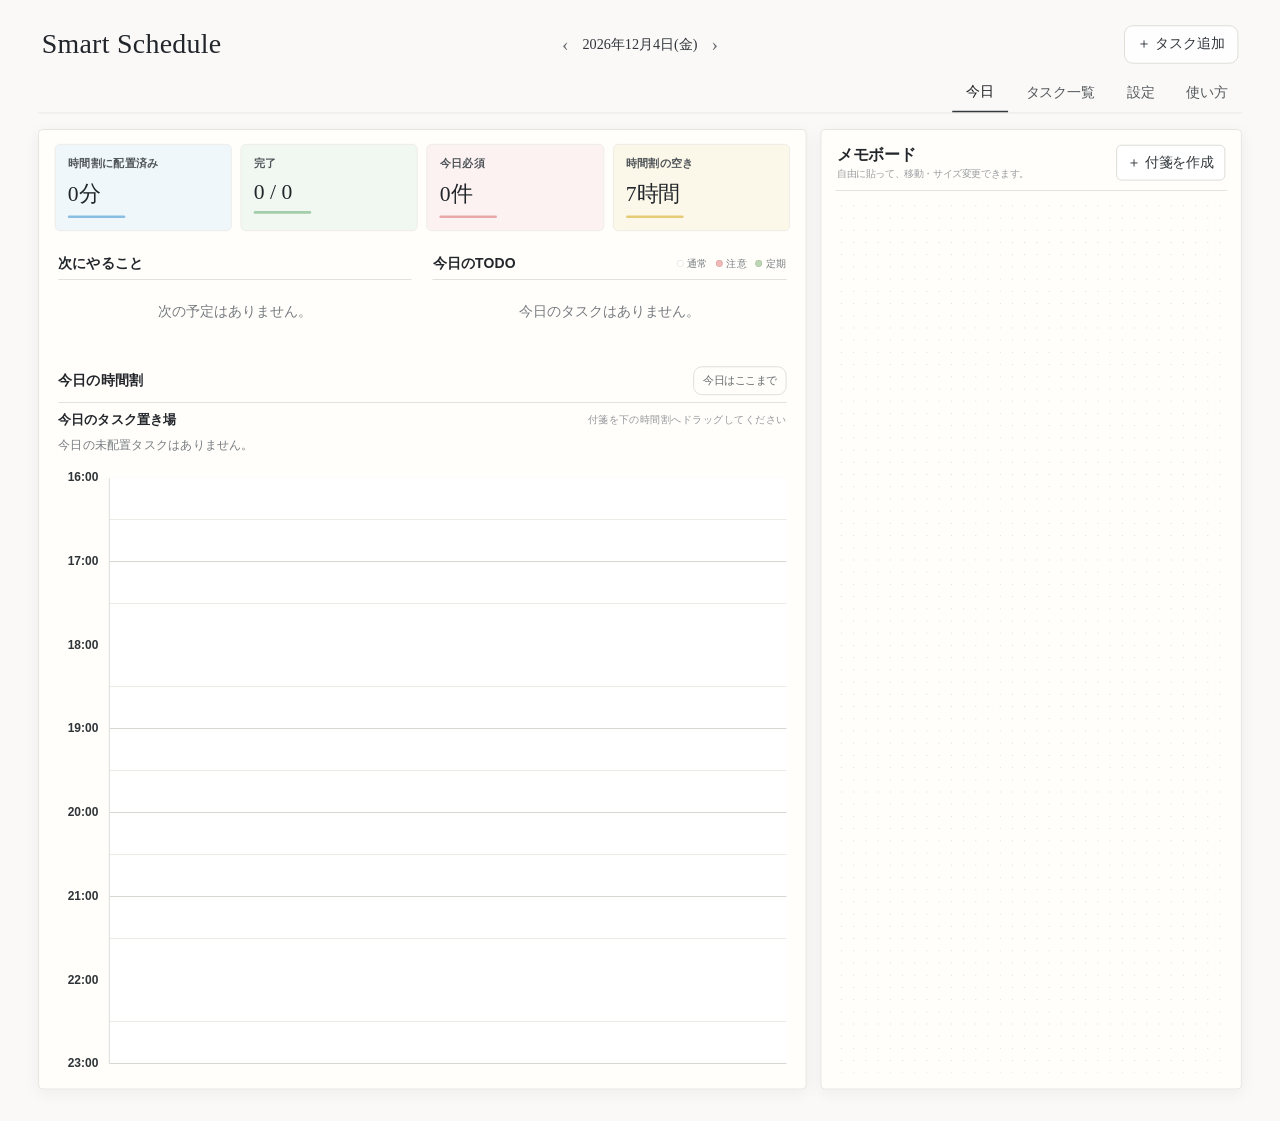
<file: smart-schedule-v3.html>
<!doctype html>
<html lang="ja">
<head>
  <meta charset="utf-8">
  <meta name="viewport" content="width=device-width,initial-scale=1">
  <title>Smart Schedule</title>
  <meta name="theme-color" content="#f5f4f1">
  <meta name="application-name" content="Smart Schedule">
  <meta name="apple-mobile-web-app-capable" content="yes">
  <meta name="apple-mobile-web-app-status-bar-style" content="default">
  <meta name="apple-mobile-web-app-title" content="Smart Schedule">
  <link rel="manifest" href="manifest.webmanifest?v=3">
  <link rel="icon" href="icon-192-v3.svg" type="image/svg+xml">
  <link rel="apple-touch-icon" href="icon-192-v3.svg">
  <link rel="stylesheet" href="styles-v35.css">
</head>
<body>

  <div class="app-shell">
    <header class="topbar">
      <div class="brand-block">
        <h1>Smart Schedule</h1>
      </div>
      <div class="date-nav">
        <span class="date-chevron">‹</span>
        <p id="todayLabel"></p>
        <span class="date-chevron">›</span>
      </div>
      <div class="top-actions">
        <button id="addTaskBtn" class="primary">＋ タスク追加</button>
      </div>
    </header>

    <nav class="tabs">
      <button class="tab active" data-view="today">今日</button>
      <button class="tab" data-view="tasks">タスク一覧</button>
      <button class="tab" data-view="settings">設定</button>
      <button class="tab" data-view="help">使い方</button>
    </nav>

    <main>
      <section id="view-today" class="view active">
        <div id="dataSafetyBanner" class="data-safety-banner hidden"></div>
        <div id="overloadBanner" class="banner hidden"></div>

        <div class="today-layout">
          <section class="planner-page">
            <div class="summary-grid">
              <article class="stat-card stat-blue"><span>時間割に配置済み</span><strong id="plannedMinutes">0分</strong><i></i></article>
              <article class="stat-card stat-green"><span>完了</span><strong id="doneCount">0 / 0</strong><i></i></article>
              <article class="stat-card stat-red"><span>今日必須</span><strong id="mustCount">0件</strong><i></i></article>
              <article class="stat-card stat-yellow"><span>時間割の空き</span><strong id="freeMinutes">0分</strong><i></i></article>
            </div>

            <section id="neglectedSection" class="paper-section neglected-section hidden">
              <div class="section-head compact-head">
                <h2>放置中タスク</h2>
                <span id="neglectedCount" class="neglected-count">0件</span>
              </div>
              <div id="neglectedTasks" class="neglected-task-list"></div>
            </section>

            <div class="planner-overview">
              <section class="paper-section next-section">
                <div class="section-head compact-head">
                  <h2>次にやること</h2>
                </div>
                <div id="nextTask"></div>
              </section>

              <section class="paper-section todo-section">
                <div class="section-head compact-head">
                  <h2>今日のTODO</h2>
                  <div class="todo-color-legend" aria-label="色の意味">
                    <span><i class="todo-color-dot normal"></i>通常</span>
                    <span><i class="todo-color-dot attention"></i>注意</span>
                    <span><i class="todo-color-dot recurring"></i>定期</span>
                  </div>
                </div>
                <div id="todayTasks" class="task-list compact-task-list"></div>
              </section>
            </div>

            <section class="paper-section timeline-section">
              <div class="section-head timeline-titlebar">
                <h2>今日の時間割</h2>
                <button id="dayDoneBtn" class="quiet-button">今日はここまで</button>
              </div>
              <div id="timeline" class="timeline"></div>
            </section>
          </section>

          <aside class="memo-page">
            <div class="memo-toolbar">
              <div>
                <h2>メモボード</h2>
                <p>自由に貼って、移動・サイズ変更できます。</p>
              </div>
              <button id="addMemoBtn" class="memo-add-button" type="button">＋ 付箋を作成</button>
            </div>
            <div id="memoBoard" class="memo-board" aria-label="自由メモスペース"></div>
          </aside>
        </div>
      </section>

      <section id="view-tasks" class="view">
        <section class="panel">
          <div class="section-head">
            <h2>タスク一覧</h2>
            <div class="filters task-filter-tabs" id="taskFilterTabs" role="tablist" aria-label="タスク表示切替">
              <button type="button" class="task-filter-tab active" data-task-filter="normal" role="tab" aria-selected="true">通常タスク</button>
              <button type="button" class="task-filter-tab" data-task-filter="recurring" role="tab" aria-selected="false">定期タスク</button>
              <button type="button" class="task-filter-tab" data-task-filter="done" role="tab" aria-selected="false">完了済み</button>
              <button type="button" class="task-filter-tab" data-task-filter="all" role="tab" aria-selected="false">すべて</button>
            </div>
          </div>
          <div id="allTasks" class="task-list"></div>
        </section>
      </section>

      <section id="view-settings" class="view">
        <section class="panel settings-grid">
          <h2>時間割の表示設定</h2>
          <label>平日の表示時間
            <div class="row"><input id="weekdayStart" type="time"><span>〜</span><input id="weekdayEnd" type="time"></div>
          </label>
          <label>土日の表示時間
            <div class="row"><input id="weekendStart" type="time"><span>〜</span><input id="weekendEnd" type="time"></div>
          </label>
          <label>時間割の最小目盛り
            <input value="30分" disabled>
          </label>
          <button id="saveSettingsBtn" class="primary">設定を保存</button>
        </section>

        <section class="panel install-panel">
          <h2>アプリとして使う</h2>
          <p class="muted">Smart Scheduleをインストールすると、Chromeのタブとは別の専用ウィンドウで起動できます。</p>
          <button id="installAppBtn" class="primary hidden" type="button">Smart Scheduleをインストール</button>
          <p id="installAppStatus" class="muted install-status"></p>
        </section>

        <section class="panel">
          <h2>データ管理</h2>
          <p class="muted">データはこのブラウザ内に保存されます。自動で最大7世代の復旧用バックアップも保持します。</p>
          <div class="backup-callout">
            <div>
              <strong>手動バックアップ</strong>
              <small>端末故障やブラウザデータ消去にも備えられるため、定期的な保存をおすすめします。</small>
            </div>
            <button id="exportBtn" class="primary backup-export-btn">バックアップをダウンロード</button>
          </div>
          <div class="row wrap data-secondary-actions">
            <label class="file-btn">バックアップを読み込む<input id="importInput" type="file" accept="application/json"></label>
            <button id="demoBtn" class="ghost">サンプルデータを入れる</button>
          </div>
          <div class="storage-diagnostic">
            <button id="diagnoseStorageBtn" type="button">保存データを診断</button>
            <div id="storageDiagnosticResult" class="storage-diagnostic-result hidden"></div>
          </div>
        </section>
      </section>

      <section id="view-help" class="view">
        <section class="panel prose">
          <h2>使い方</h2>
          <h3>1. タスクを登録</h3>
          <p>「＋ タスク追加」から、内容・重要度・所要時間・実施方法・締切などを入力します。</p>
          <h3>2. 実施方法を選ぶ</h3>
          <ul>
            <li><b>日時固定</b>：指定した日時にそのまま時間割へ表示します。</li>
            <li><b>日付指定</b>：指定日に「今日のタスク置き場」へ表示します。</li>
            <li><b>期間指定</b>：開始日〜終了日の間、完了するまで毎日「今日のタスク置き場」へ表示します。</li>
            <li><b>締切まで候補</b>：開始可能日以降、締切まで候補として表示します。</li>
          </ul>
          <h3>3. 時間割を作る</h3>
          <p>時間割上部の小さな付箋をつかみ、下の時間割へドラッグして配置します。</p>
          <p>付箋置き場ではすべて同じ大きさですが、時間割に置くと所要時間に応じて高さが変わります。60分のタスクなら1時間ぶん、90分なら1時間30分ぶん表示されます。</p>
          <h3>4. 配置後に動かす</h3>
          <p>時間割上の「⋮⋮」を上下にドラッグすると時刻を変更できます。「戻す」で付箋置き場へ戻せます。</p>
          <h3>5. 右側をメモ帳として使う</h3>
          <p>時間割の右側は自由な白紙スペースです。「＋ 付箋を作成」からメモを作成できます。色は赤・黄・緑・青から選べ、初期色は緑です。</p>
          <p>作成した付箋は上部をドラッグして自由に移動できます。右下をドラッグすると大きさを自由に変更できます。</p>
          <h3>6. 終わったら完了</h3>
          <p>「完了」を押すとそのタスクを完了扱いにします。</p>
        </section>
      </section>
    </main>
  </div>

  <dialog id="memoDialog">
    <form id="memoForm" method="dialog">
      <div class="dialog-head">
        <h2 id="memoDialogTitle">付箋を作成</h2>
        <button type="button" id="closeMemoDialogBtn" class="icon-btn">×</button>
      </div>

      <input type="hidden" id="memoId">

      <label>付箋に書く内容
        <textarea id="memoText" rows="6" maxlength="1000" placeholder="急に入った仕事、あとで確認すること、思いついたことなど" required></textarea>
      </label>

      <fieldset class="memo-color-fieldset">
        <legend>付箋の色</legend>
        <div class="memo-color-options">
          <label class="memo-color-option red">
            <input type="radio" name="memoColor" value="red">
            <span>赤</span>
          </label>
          <label class="memo-color-option yellow">
            <input type="radio" name="memoColor" value="yellow">
            <span>黄</span>
          </label>
          <label class="memo-color-option green">
            <input type="radio" name="memoColor" value="green" checked>
            <span>緑</span>
          </label>
          <label class="memo-color-option blue">
            <input type="radio" name="memoColor" value="blue">
            <span>青</span>
          </label>
        </div>
      </fieldset>

      <label class="memo-important-check">
        <input id="memoImportant" type="checkbox">
        <span>重要な付箋</span>
      </label>

      <div class="dialog-actions">
        <button type="button" id="deleteMemoBtn" class="danger hidden">削除</button>
        <span class="spacer"></span>
        <button type="button" id="cancelMemoBtn">キャンセル</button>
        <button type="submit" class="primary">保存</button>
      </div>
    </form>
  </dialog>

  <dialog id="taskDialog">
    <form id="taskForm" method="dialog">
      <div class="dialog-head">
        <h2 id="dialogTitle">タスク追加</h2>
        <button type="button" id="closeDialogBtn" class="icon-btn">×</button>
      </div>

      <input type="hidden" id="taskId">

      <div id="taskOverdueInfo" class="task-overdue-info hidden"></div>

      <div class="task-basic-fields">
        <label>タスク名
          <input id="title" required maxlength="100" placeholder="例：暗算プリントを作る">
        </label>

        <label>メモ
          <textarea id="notes" rows="3" placeholder="必要なら補足を書きます"></textarea>
        </label>

        <label>所要時間
          <div class="duration-input-wrap">
            <input id="duration" type="number" min="5" step="5" value="30" required>
            <span>分</span>
          </div>
        </label>

        <label>いつやるか
          <select id="scheduleMode">
            <option value="fixed">日時固定</option>
            <option value="date" selected>日付指定</option>
            <option value="range">期間指定</option>
            <option value="auto">締切まで候補</option>
          </select>
        </label>

        <div id="modeFields"></div>

        <label>締切
          <input id="deadline" type="datetime-local">
        </label>
      </div>

      <details class="task-details">
        <summary>
          <span>詳細設定</span>
          <small>重要度・カテゴリ・繰り返しなど</small>
        </summary>

        <div class="task-details-body">
          <div class="form-grid">
            <label>カテゴリ<input id="category" placeholder="仕事・勉強・私用など"></label>
            <label>重要度
              <select id="importance">
                <option value="1">★</option>
                <option value="2">★★</option>
                <option value="3" selected>★★★</option>
                <option value="4">★★★★</option>
                <option value="5">★★★★★</option>
              </select>
            </label>
            <label>作業の重さ
              <select id="intensity">
                <option value="light">軽い</option>
                <option value="normal" selected>普通</option>
                <option value="focus">集中</option>
              </select>
            </label>
            <label>繰り返し
              <select id="recurrence">
                <option value="none">なし</option>
                <option value="daily">毎日</option>
                <option value="weekdays">平日のみ</option>
                <option value="weekends">土日のみ</option>
                <option value="weekly">毎週（曜日指定）</option>
              </select>
            </label>
          </div>

          <div id="weekdayPicker" class="weekday-picker hidden"></div>

          <div class="advanced task-placement-note">
            <h3>時間割への配置</h3>
            <p class="muted">日付指定・期間指定・締切まで候補のタスクは、今日のタスク置き場から自分で時間割へ配置します。</p>
          </div>
        </div>
      </details>

      <div class="dialog-actions">
        <button type="button" id="deleteTaskBtn" class="danger hidden">削除</button>
        <span class="spacer"></span>
        <button type="button" id="cancelBtn">キャンセル</button>
        <button type="submit" class="primary">保存</button>
      </div>
    </form>
  </dialog>

  <script src="./app-v57.js?v=20261119-memolines1"></script>
</body>
</html>
</file>
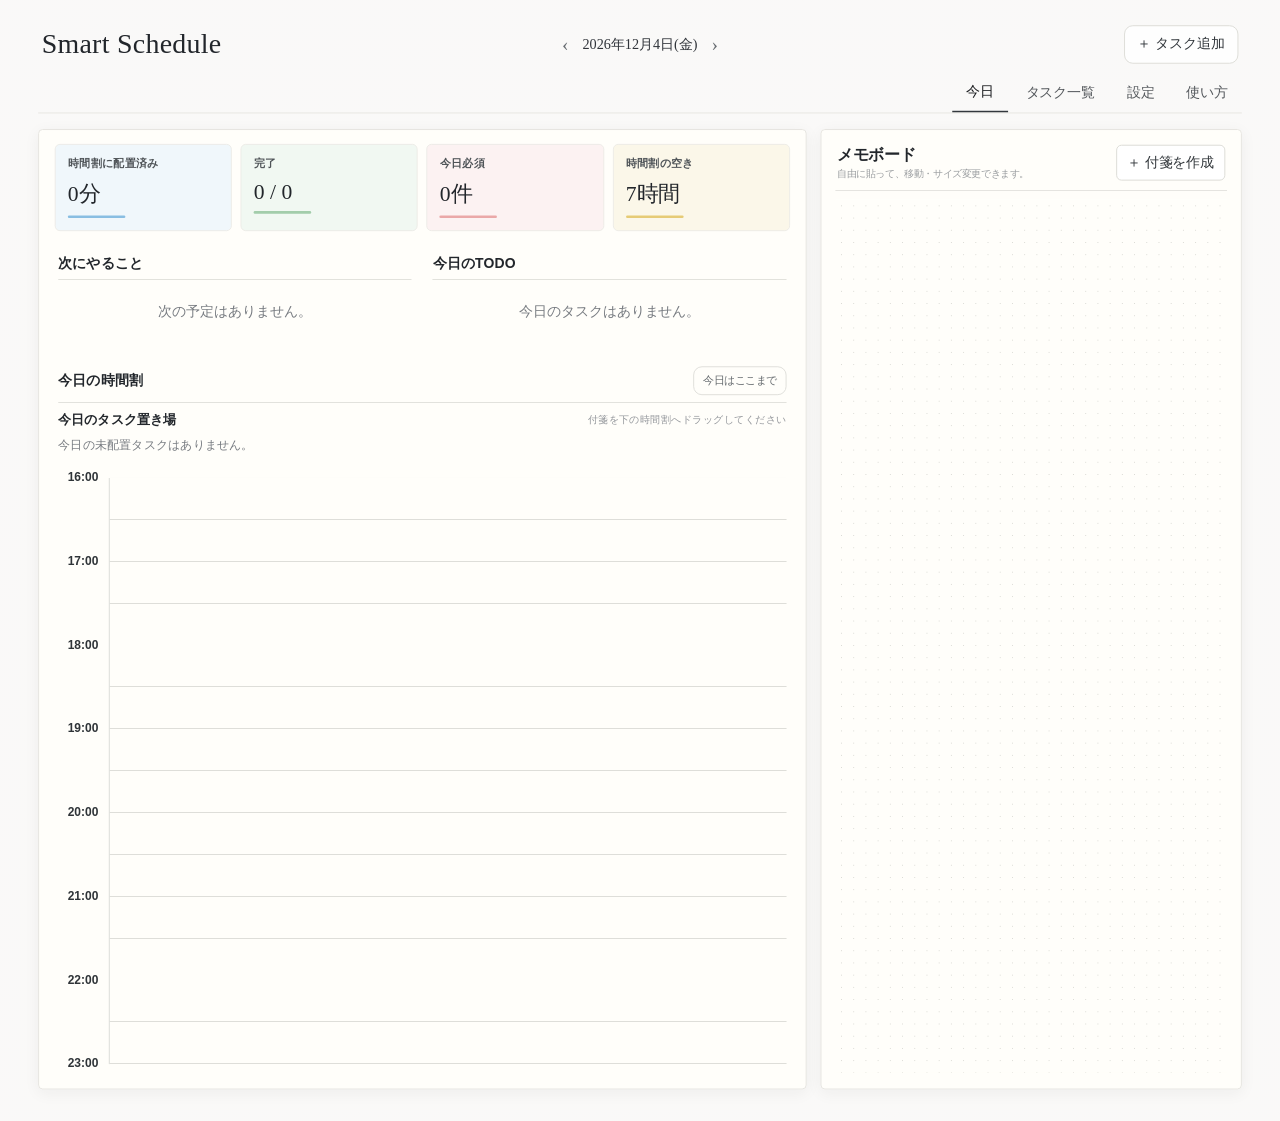
<file: smart-schedule.html>
<!doctype html>
<html lang="ja">
<head>
  <meta charset="utf-8">
  <meta name="viewport" content="width=device-width,initial-scale=1">
  <title>Smart Schedule</title>
  <meta name="theme-color" content="#f5f4f1">
  <meta name="application-name" content="Smart Schedule">
  <meta name="apple-mobile-web-app-capable" content="yes">
  <meta name="apple-mobile-web-app-status-bar-style" content="default">
  <meta name="apple-mobile-web-app-title" content="Smart Schedule">
  <link rel="manifest" href="manifest.webmanifest?v=3">
  <link rel="icon" href="icon-192-v3.svg" type="image/svg+xml">
  <link rel="apple-touch-icon" href="icon-192-v3.svg">
  <link rel="stylesheet" href="styles-v32.css">
</head>
<body>

  <div class="app-shell">
    <header class="topbar">
      <div class="brand-block">
        <h1>Smart Schedule</h1>
      </div>
      <div class="date-nav">
        <span class="date-chevron">‹</span>
        <p id="todayLabel"></p>
        <span class="date-chevron">›</span>
      </div>
      <div class="top-actions">
        <button id="addTaskBtn" class="primary">＋ タスク追加</button>
      </div>
    </header>

    <nav class="tabs">
      <button class="tab active" data-view="today">今日</button>
      <button class="tab" data-view="tasks">タスク一覧</button>
      <button class="tab" data-view="settings">設定</button>
      <button class="tab" data-view="help">使い方</button>
    </nav>

    <main>
      <section id="view-today" class="view active">
        <div id="overloadBanner" class="banner hidden"></div>

        <div class="today-layout">
          <section class="planner-page">
            <div class="summary-grid">
              <article class="stat-card stat-blue"><span>時間割に配置済み</span><strong id="plannedMinutes">0分</strong><i></i></article>
              <article class="stat-card stat-green"><span>完了</span><strong id="doneCount">0 / 0</strong><i></i></article>
              <article class="stat-card stat-red"><span>今日必須</span><strong id="mustCount">0件</strong><i></i></article>
              <article class="stat-card stat-yellow"><span>時間割の空き</span><strong id="freeMinutes">0分</strong><i></i></article>
            </div>

            <section id="neglectedSection" class="paper-section neglected-section hidden">
              <div class="section-head compact-head">
                <h2>放置中タスク</h2>
                <span id="neglectedCount" class="neglected-count">0件</span>
              </div>
              <div id="neglectedTasks" class="neglected-task-list"></div>
            </section>

            <div class="planner-overview">
              <section class="paper-section next-section">
                <div class="section-head compact-head">
                  <h2>次にやること</h2>
                </div>
                <div id="nextTask"></div>
              </section>

              <section class="paper-section todo-section">
                <div class="section-head compact-head">
                  <h2>今日のTODO</h2>
                </div>
                <div id="todayTasks" class="task-list compact-task-list"></div>
              </section>
            </div>

            <section class="paper-section timeline-section">
              <div class="section-head timeline-titlebar">
                <h2>今日の時間割</h2>
                <button id="dayDoneBtn" class="quiet-button">今日はここまで</button>
              </div>
              <div id="timeline" class="timeline"></div>
            </section>
          </section>

          <aside class="memo-page">
            <div class="memo-toolbar">
              <div>
                <h2>メモボード</h2>
                <p>自由に貼って、移動・サイズ変更できます。</p>
              </div>
              <button id="addMemoBtn" class="memo-add-button" type="button">＋ 付箋を作成</button>
            </div>
            <div id="memoBoard" class="memo-board" aria-label="自由メモスペース"></div>
          </aside>
        </div>
      </section>

      <section id="view-tasks" class="view">
        <section class="panel">
          <div class="section-head">
            <h2>タスク一覧</h2>
            <div class="filters task-filter-tabs" id="taskFilterTabs" role="tablist" aria-label="タスク表示切替">
              <button type="button" class="task-filter-tab active" data-task-filter="normal" role="tab" aria-selected="true">通常タスク</button>
              <button type="button" class="task-filter-tab" data-task-filter="recurring" role="tab" aria-selected="false">定期タスク</button>
              <button type="button" class="task-filter-tab" data-task-filter="done" role="tab" aria-selected="false">完了済み</button>
              <button type="button" class="task-filter-tab" data-task-filter="all" role="tab" aria-selected="false">すべて</button>
            </div>
          </div>
          <div id="allTasks" class="task-list"></div>
        </section>
      </section>

      <section id="view-settings" class="view">
        <section class="panel settings-grid">
          <h2>時間割の表示設定</h2>
          <label>平日の表示時間
            <div class="row"><input id="weekdayStart" type="time"><span>〜</span><input id="weekdayEnd" type="time"></div>
          </label>
          <label>土日の表示時間
            <div class="row"><input id="weekendStart" type="time"><span>〜</span><input id="weekendEnd" type="time"></div>
          </label>
          <label>時間割の最小目盛り
            <input value="30分" disabled>
          </label>
          <button id="saveSettingsBtn" class="primary">設定を保存</button>
        </section>

        <section class="panel install-panel">
          <h2>アプリとして使う</h2>
          <p class="muted">Smart Scheduleをインストールすると、Chromeのタブとは別の専用ウィンドウで起動できます。</p>
          <button id="installAppBtn" class="primary hidden" type="button">Smart Scheduleをインストール</button>
          <p id="installAppStatus" class="muted install-status"></p>
        </section>

        <section class="panel">
          <h2>データ管理</h2>
          <p class="muted">データはこのブラウザ内に保存されます。端末をまたいで使う場合は書き出し/読み込みを使ってください。</p>
          <div class="row wrap">
            <button id="exportBtn">データを書き出す</button>
            <label class="file-btn">データを読み込む<input id="importInput" type="file" accept="application/json"></label>
            <button id="demoBtn" class="ghost">サンプルデータを入れる</button>
          </div>
          <div class="storage-diagnostic">
            <button id="diagnoseStorageBtn" type="button">保存データを診断</button>
            <div id="storageDiagnosticResult" class="storage-diagnostic-result hidden"></div>
          </div>
        </section>
      </section>

      <section id="view-help" class="view">
        <section class="panel prose">
          <h2>使い方</h2>
          <h3>1. タスクを登録</h3>
          <p>「＋ タスク追加」から、内容・重要度・所要時間・実施方法・締切などを入力します。</p>
          <h3>2. 実施方法を選ぶ</h3>
          <ul>
            <li><b>日時固定</b>：指定した日時にそのまま時間割へ表示します。</li>
            <li><b>日付指定</b>：指定日に「今日のタスク置き場」へ表示します。</li>
            <li><b>期間指定</b>：開始日〜終了日の間、完了するまで毎日「今日のタスク置き場」へ表示します。</li>
            <li><b>締切まで候補</b>：開始可能日以降、締切まで候補として表示します。</li>
          </ul>
          <h3>3. 時間割を作る</h3>
          <p>時間割上部の小さな付箋をつかみ、下の時間割へドラッグして配置します。</p>
          <p>付箋置き場ではすべて同じ大きさですが、時間割に置くと所要時間に応じて高さが変わります。60分のタスクなら1時間ぶん、90分なら1時間30分ぶん表示されます。</p>
          <h3>4. 配置後に動かす</h3>
          <p>時間割上の「⋮⋮」を上下にドラッグすると時刻を変更できます。「戻す」で付箋置き場へ戻せます。</p>
          <h3>5. 右側をメモ帳として使う</h3>
          <p>時間割の右側は自由な白紙スペースです。「＋ 付箋を作成」からメモを作成できます。色は赤・黄・緑・青から選べ、初期色は緑です。</p>
          <p>作成した付箋は上部をドラッグして自由に移動できます。右下をドラッグすると大きさを自由に変更できます。</p>
          <h3>6. 終わったら完了</h3>
          <p>「完了」を押すとそのタスクを完了扱いにします。</p>
        </section>
      </section>
    </main>
  </div>

  <dialog id="memoDialog">
    <form id="memoForm" method="dialog">
      <div class="dialog-head">
        <h2 id="memoDialogTitle">付箋を作成</h2>
        <button type="button" id="closeMemoDialogBtn" class="icon-btn">×</button>
      </div>

      <input type="hidden" id="memoId">

      <label>付箋に書く内容
        <textarea id="memoText" rows="6" maxlength="1000" placeholder="急に入った仕事、あとで確認すること、思いついたことなど" required></textarea>
      </label>

      <fieldset class="memo-color-fieldset">
        <legend>付箋の色</legend>
        <div class="memo-color-options">
          <label class="memo-color-option red">
            <input type="radio" name="memoColor" value="red">
            <span>赤</span>
          </label>
          <label class="memo-color-option yellow">
            <input type="radio" name="memoColor" value="yellow">
            <span>黄</span>
          </label>
          <label class="memo-color-option green">
            <input type="radio" name="memoColor" value="green" checked>
            <span>緑</span>
          </label>
          <label class="memo-color-option blue">
            <input type="radio" name="memoColor" value="blue">
            <span>青</span>
          </label>
        </div>
      </fieldset>

      <label class="memo-important-check">
        <input id="memoImportant" type="checkbox">
        <span>重要な付箋</span>
      </label>

      <div class="dialog-actions">
        <button type="button" id="deleteMemoBtn" class="danger hidden">削除</button>
        <span class="spacer"></span>
        <button type="button" id="cancelMemoBtn">キャンセル</button>
        <button type="submit" class="primary">保存</button>
      </div>
    </form>
  </dialog>

  <dialog id="taskDialog">
    <form id="taskForm" method="dialog">
      <div class="dialog-head">
        <h2 id="dialogTitle">タスク追加</h2>
        <button type="button" id="closeDialogBtn" class="icon-btn">×</button>
      </div>

      <input type="hidden" id="taskId">

      <div id="taskOverdueInfo" class="task-overdue-info hidden"></div>

      <div class="task-basic-fields">
        <label>タスク名
          <input id="title" required maxlength="100" placeholder="例：暗算プリントを作る">
        </label>

        <label>メモ
          <textarea id="notes" rows="3" placeholder="必要なら補足を書きます"></textarea>
        </label>

        <label>所要時間
          <div class="duration-input-wrap">
            <input id="duration" type="number" min="5" step="5" value="30" required>
            <span>分</span>
          </div>
        </label>

        <label>いつやるか
          <select id="scheduleMode">
            <option value="fixed">日時固定</option>
            <option value="date" selected>日付指定</option>
            <option value="range">期間指定</option>
            <option value="auto">締切まで候補</option>
          </select>
        </label>

        <div id="modeFields"></div>

        <label>締切
          <input id="deadline" type="datetime-local">
        </label>
      </div>

      <details class="task-details">
        <summary>
          <span>詳細設定</span>
          <small>重要度・カテゴリ・繰り返しなど</small>
        </summary>

        <div class="task-details-body">
          <div class="form-grid">
            <label>カテゴリ<input id="category" placeholder="仕事・勉強・私用など"></label>
            <label>重要度
              <select id="importance">
                <option value="1">★</option>
                <option value="2">★★</option>
                <option value="3" selected>★★★</option>
                <option value="4">★★★★</option>
                <option value="5">★★★★★</option>
              </select>
            </label>
            <label>作業の重さ
              <select id="intensity">
                <option value="light">軽い</option>
                <option value="normal" selected>普通</option>
                <option value="focus">集中</option>
              </select>
            </label>
            <label>繰り返し
              <select id="recurrence">
                <option value="none">なし</option>
                <option value="daily">毎日</option>
                <option value="weekdays">平日のみ</option>
                <option value="weekends">土日のみ</option>
                <option value="weekly">毎週（曜日指定）</option>
              </select>
            </label>
          </div>

          <div id="weekdayPicker" class="weekday-picker hidden"></div>

          <div class="advanced task-placement-note">
            <h3>時間割への配置</h3>
            <p class="muted">日付指定・期間指定・締切まで候補のタスクは、今日のタスク置き場から自分で時間割へ配置します。</p>
          </div>
        </div>
      </details>

      <div class="dialog-actions">
        <button type="button" id="deleteTaskBtn" class="danger hidden">削除</button>
        <span class="spacer"></span>
        <button type="button" id="cancelBtn">キャンセル</button>
        <button type="submit" class="primary">保存</button>
      </div>
    </form>
  </dialog>

  <script src="./app-v46.js?v=20261112-7"></script>
</body>
</html>
</file>
<file: styles-v34.css>
:root{
  --bg:#f6f7fb;--panel:#fff;--text:#1f2937;--muted:#6b7280;--line:#e5e7eb;
  --primary:#2563eb;--primary-soft:#eff6ff;--danger:#dc2626;--warn:#b45309;
  --radius:16px;--shadow:0 8px 30px rgba(15,23,42,.06)
}
*{box-sizing:border-box}
body{margin:0;font-family:-apple-system,BlinkMacSystemFont,"Segoe UI","Noto Sans JP",sans-serif;background:var(--bg);color:var(--text)}
button,input,select,textarea{font:inherit}
button{cursor:pointer;border:1px solid var(--line);background:#fff;border-radius:10px;padding:.65rem .9rem}
button:hover{filter:brightness(.98)}
.primary{background:var(--primary);color:#fff;border-color:var(--primary)}
.ghost{background:#f9fafb}.danger{color:#fff;background:var(--danger);border-color:var(--danger)}
.app-shell{max-width:1120px;margin:auto;padding:24px}
.topbar{display:flex;justify-content:space-between;gap:16px;align-items:center}
.topbar h1{margin:0;font-size:1.7rem}.topbar p{margin:.3rem 0 0;color:var(--muted)}
.top-actions,.row{display:flex;gap:10px;align-items:center}.wrap{flex-wrap:wrap}
.tabs{display:flex;gap:8px;margin:20px 0;overflow:auto}.tab.active{background:#111827;color:#fff;border-color:#111827}
.view{display:none}.view.active{display:block}
.summary-grid{display:grid;grid-template-columns:repeat(4,1fr);gap:12px;margin-bottom:14px}
.stat-card,.panel{background:var(--panel);border:1px solid var(--line);border-radius:var(--radius);box-shadow:var(--shadow)}
.stat-card{padding:16px}.stat-card span{display:block;color:var(--muted);font-size:.9rem}.stat-card strong{display:block;font-size:1.45rem;margin-top:4px}
.panel{padding:18px;margin:14px 0}.section-head{display:flex;justify-content:space-between;gap:12px;align-items:center}
.section-head h2,.panel h2{margin:0 0 12px}
.focus-panel{border-left:5px solid var(--primary)}
.banner{border-radius:12px;padding:12px 14px;background:#fff7ed;border:1px solid #fed7aa;color:#9a3412;margin-bottom:14px}
.hidden{display:none!important}
.timeline{display:flex;flex-direction:column;gap:8px}
.timeline-item{display:grid;grid-template-columns:110px 1fr auto;gap:12px;align-items:center;padding:12px;border:1px solid var(--line);border-radius:12px}
.timeline-item.fixed{border-left:5px solid #7c3aed}.timeline-item.must{border-left:5px solid #dc2626}.timeline-item.recommended{border-left:5px solid #ea580c}
.time{font-variant-numeric:tabular-nums;font-weight:700}.meta,.muted{color:var(--muted);font-size:.9rem}
.task-list{display:flex;flex-direction:column;gap:10px}
.task-card{border:1px solid var(--line);border-radius:12px;padding:14px;display:grid;grid-template-columns:1fr auto;gap:12px;background:#fff}
.task-card.done{opacity:.6}.task-card h3{margin:0 0 6px;font-size:1rem}.task-tags{display:flex;gap:6px;flex-wrap:wrap}
.tag{background:#f3f4f6;border-radius:999px;padding:3px 8px;font-size:.78rem}
.tag.red{background:#fef2f2;color:#b91c1c}.tag.orange{background:#fff7ed;color:#c2410c}.tag.blue{background:#eff6ff;color:#1d4ed8}
.card-actions{display:flex;gap:6px;align-items:flex-start;flex-wrap:wrap;justify-content:flex-end}
.card-actions button{padding:.45rem .65rem;font-size:.86rem}
.settings-grid{display:grid;grid-template-columns:1fr 1fr;gap:14px}.settings-grid h2{grid-column:1/-1}
label{display:flex;flex-direction:column;gap:6px;color:#374151;font-size:.92rem}
input,select,textarea{width:100%;border:1px solid #d1d5db;border-radius:10px;padding:.7rem;background:#fff;color:var(--text)}
.check{flex-direction:row;align-items:center}.check input{width:auto}
.file-btn{display:inline-flex;width:auto;padding:.65rem .9rem;border:1px solid var(--line);border-radius:10px;background:#fff;cursor:pointer}.file-btn input{display:none}
dialog{width:min(720px,calc(100% - 24px));border:0;border-radius:18px;padding:0;box-shadow:0 25px 80px rgba(0,0,0,.25)}
dialog::backdrop{background:rgba(15,23,42,.5)}
#taskForm{padding:20px;display:flex;flex-direction:column;gap:14px}.dialog-head,.dialog-actions{display:flex;align-items:center;gap:10px}.dialog-head{justify-content:space-between}
.dialog-head h2{margin:0}.icon-btn{border:0;font-size:1.5rem;padding:.2rem .5rem}.spacer{flex:1}
.form-grid{display:grid;grid-template-columns:1fr 1fr;gap:12px}.advanced{border-top:1px solid var(--line);padding-top:12px}.advanced h3{margin:0 0 10px}
.weekday-picker{display:flex;gap:6px;flex-wrap:wrap}.weekday-picker label{flex-direction:row;padding:6px 10px;border:1px solid var(--line);border-radius:999px}
.prose{line-height:1.75}.prose h3{margin-top:1.4rem;margin-bottom:.4rem}
.next-box{display:flex;justify-content:space-between;gap:14px;align-items:center}.next-box strong{font-size:1.12rem}
.empty{padding:24px;text-align:center;color:var(--muted)}
@media(max-width:760px){
  .app-shell{padding:14px}.topbar{align-items:flex-start;flex-direction:column}.top-actions{width:100%}.top-actions button{flex:1}
  .summary-grid{grid-template-columns:1fr 1fr}.settings-grid,.form-grid{grid-template-columns:1fr}.settings-grid h2{grid-column:auto}
  .timeline-item{grid-template-columns:86px 1fr}.timeline-item .card-actions{grid-column:1/-1}
  .task-card{grid-template-columns:1fr}.card-actions{justify-content:flex-start}
}


/* --- Planner / sticky-note schedule --- */
.planner-help{
  margin-bottom:12px;padding:10px 12px;border-radius:10px;background:#f8fafc;
  color:var(--muted);font-size:.9rem;border:1px solid var(--line)
}
.planner-wrap{display:grid;grid-template-columns:64px 1fr;gap:10px;align-items:start}
.planner-labels{position:relative}
.planner-time{
  position:absolute;left:0;right:0;transform:translateY(-.6em);
  color:#9ca3af;font-size:.75rem;text-align:right;padding-right:4px
}
.planner-time.major{color:#4b5563;font-weight:700}
.planner-canvas{
  position:relative;border:1px solid var(--line);border-radius:14px;
  background:
    repeating-linear-gradient(
      to bottom,
      #ffffff 0,
      #ffffff 47px,
      #eef2f7 47px,
      #eef2f7 48px
    );
  overflow:hidden;min-width:0
}
.planner-task,.planner-break{
  position:absolute;left:8px;right:8px;border-radius:12px
}
.planner-task{
  display:grid;grid-template-columns:36px minmax(0,1fr) auto;gap:8px;align-items:center;
  padding:7px 8px;background:#fff;border:1px solid #dbe2ea;
  box-shadow:0 3px 10px rgba(15,23,42,.08);z-index:2
}
.planner-task.must{border-left:5px solid #dc2626}
.planner-task.recommended{border-left:5px solid #ea580c}
.planner-task.optional{border-left:5px solid #2563eb}
.planner-task.fixed{border-left:5px solid #7c3aed;background:#faf5ff}
.planner-task.manual{border-left:5px solid #059669;background:#ecfdf5}
.planner-task.dragging{z-index:20;opacity:.92;box-shadow:0 14px 30px rgba(15,23,42,.22)}
.drag-handle{
  border:0;background:transparent;padding:8px 4px;cursor:grab;font-size:1.05rem;
  touch-action:none;user-select:none;color:#6b7280
}
.drag-handle:active{cursor:grabbing}
.planner-task-body{min-width:0}
.planner-task-body b{display:block;white-space:nowrap;overflow:hidden;text-overflow:ellipsis}
.planner-task-actions{display:flex;gap:4px;flex-wrap:wrap;justify-content:flex-end}
.planner-task-actions button{padding:.32rem .48rem;font-size:.76rem}
.planner-break{
  background:rgba(148,163,184,.12);border:1px dashed #cbd5e1;
  display:flex;align-items:center;padding:0 10px;color:#64748b;font-size:.8rem;z-index:1
}

@media(max-width:760px){
  .planner-wrap{grid-template-columns:48px 1fr;gap:6px}
  .planner-task{grid-template-columns:30px minmax(0,1fr);padding:6px}
  .planner-task-actions{grid-column:2;justify-content:flex-start}
  .planner-task-actions button{padding:.28rem .42rem}
  .planner-task,.planner-break{left:5px;right:5px}
}


/* Compact planner cards for 15/30 minute tasks */
.planner-task{overflow:hidden}
.planner-task.compact{
  grid-template-columns:30px minmax(0,1fr) auto;
  gap:6px;
  padding:4px 6px;
}
.planner-task.compact .drag-handle{
  padding:4px 2px;
  min-height:28px;
}
.planner-task.compact .planner-task-body{
  display:flex;
  align-items:center;
  min-height:28px;
}
.planner-task.compact .planner-task-body b{
  font-size:.9rem;
  line-height:1.1;
}
.planner-task.compact .planner-task-body .meta{
  display:none;
}
.planner-task.compact .planner-task-actions{
  flex-wrap:nowrap;
  gap:3px;
  align-items:center;
}
.planner-task.compact .planner-task-actions button{
  padding:.22rem .38rem;
  font-size:.7rem;
  line-height:1;
  min-height:28px;
}


/* Exact time-proportional planner blocks */
.planner-task,
.planner-break{
  border-radius:10px;
}
.planner-task{
  min-height:0;
}
.planner-task.compact{
  min-height:0;
}


/* Manual sticky-note task tray */
.task-tray-section{
  margin-bottom:14px;
  padding:12px;
  border:1px solid var(--line);
  border-radius:12px;
  background:#fafafa;
}
.tray-head{
  display:flex;
  justify-content:space-between;
  gap:10px;
  align-items:center;
  margin-bottom:10px;
}
.tray-head span{color:var(--muted);font-size:.82rem}
.task-tray{
  display:flex;
  gap:8px;
  flex-wrap:wrap;
  align-items:stretch;
}
.task-sticky{
  width:150px;
  min-height:58px;
  max-height:58px;
  padding:7px 8px;
  border:1px solid #d8dee8;
  border-left:4px solid #f59e0b;
  border-radius:9px;
  background:#fffdf3;
  display:grid;
  grid-template-columns:minmax(0,1fr) auto;
  grid-template-rows:auto auto;
  gap:2px 6px;
  align-items:center;
  cursor:grab;
  user-select:none;
  touch-action:none;
  overflow:hidden;
}
.task-sticky:active{cursor:grabbing}
.sticky-title{
  grid-column:1/2;
  font-weight:700;
  font-size:.84rem;
  white-space:nowrap;
  overflow:hidden;
  text-overflow:ellipsis;
}
.sticky-meta{
  grid-column:1/2;
  color:var(--muted);
  font-size:.72rem;
  white-space:nowrap;
  overflow:hidden;
  text-overflow:ellipsis;
}
.task-sticky button{
  grid-column:2/3;
  grid-row:1/3;
  padding:.28rem .42rem;
  font-size:.72rem;
}
.tray-empty{color:var(--muted);font-size:.86rem;padding:4px 0}
.sticky-ghost{
  position:fixed;
  z-index:9999;
  pointer-events:none;
  padding:7px 10px;
  border-radius:8px;
  border:1px solid #d8dee8;
  background:#fffdf3;
  box-shadow:0 8px 24px rgba(15,23,42,.18);
  font-size:.82rem;
  max-width:220px;
  white-space:nowrap;
  overflow:hidden;
  text-overflow:ellipsis;
}
@media(max-width:760px){
  .tray-head{align-items:flex-start;flex-direction:column}
  .task-sticky{width:calc(50% - 4px);min-width:130px}
}


/* Split planner + free memo board */
.schedule-workspace{
  display:grid;
  grid-template-columns:minmax(0,1.35fr) minmax(320px,.65fr);
  gap:14px;
  align-items:stretch;
}
.schedule-column{min-width:0}
.memo-column{
  min-width:0;
  display:flex;
  flex-direction:column;
  border-left:1px solid var(--line);
  padding-left:14px;
}
.memo-toolbar{
  display:flex;
  justify-content:space-between;
  gap:10px;
  align-items:flex-start;
  margin-bottom:10px;
}
.memo-toolbar h3{margin:0 0 3px;font-size:1rem}
.memo-toolbar p{margin:0;color:var(--muted);font-size:.78rem;line-height:1.4}
.memo-toolbar button{white-space:nowrap}
.memo-board{
  position:relative;
  flex:1;
  min-height:720px;
  border:1px solid #e5e7eb;
  border-radius:12px;
  background:#fff;
  overflow:hidden;
}

/* Free memo sticky notes */
.memo-note{
  position:absolute;
  min-width:130px;
  min-height:90px;
  max-width:100%;
  resize:both;
  overflow:auto;
  border-radius:10px;
  border:1px solid rgba(15,23,42,.14);
  box-shadow:0 4px 14px rgba(15,23,42,.12);
  display:flex;
  flex-direction:column;
  z-index:2;
}
.memo-note.moving{z-index:20;box-shadow:0 12px 30px rgba(15,23,42,.22)}
.memo-note-bar{
  display:flex;
  align-items:center;
  gap:5px;
  min-height:32px;
  padding:4px 5px 4px 8px;
  border-bottom:1px solid rgba(15,23,42,.1);
  cursor:grab;
  user-select:none;
  touch-action:none;
  background:rgba(255,255,255,.25);
}
.memo-note-bar:active{cursor:grabbing}
.memo-grip{font-weight:700;opacity:.55}
.memo-note-label{font-size:.7rem;font-weight:700;opacity:.65;flex:1}
.memo-mini-btn{
  padding:.2rem .38rem;
  font-size:.68rem;
  border-radius:7px;
  background:rgba(255,255,255,.65);
}
.memo-note-text{
  padding:9px 10px 14px;
  font-size:.88rem;
  line-height:1.55;
  white-space:normal;
  overflow-wrap:anywhere;
  flex:1;
}
.memo-red{background:#ffd9d9}
.memo-yellow{background:#fff3b0}
.memo-green{background:#dff4df}
.memo-blue{background:#dcecff}

/* memo editor color selector */
.memo-color-fieldset{
  border:1px solid var(--line);
  border-radius:12px;
  padding:12px;
  margin:0;
}
.memo-color-fieldset legend{padding:0 6px;color:#374151;font-size:.92rem}
.memo-color-options{
  display:grid;
  grid-template-columns:repeat(4,1fr);
  gap:8px;
}
.memo-color-option{
  min-height:44px;
  border:1px solid rgba(15,23,42,.12);
  border-radius:10px;
  padding:8px;
  display:flex;
  flex-direction:row;
  align-items:center;
  justify-content:center;
  gap:6px;
  cursor:pointer;
}
.memo-color-option input{width:auto}
.memo-color-option.red{background:#ffd9d9}
.memo-color-option.yellow{background:#fff3b0}
.memo-color-option.green{background:#dff4df}
.memo-color-option.blue{background:#dcecff}

@media(max-width:900px){
  .schedule-workspace{grid-template-columns:1fr}
  .memo-column{
    border-left:0;
    border-top:1px solid var(--line);
    padding-left:0;
    padding-top:14px;
  }
  .memo-board{min-height:520px}
}
@media(max-width:520px){
  .memo-toolbar{flex-direction:column}
  .memo-toolbar button{width:100%}
  .memo-color-options{grid-template-columns:1fr 1fr}
}


/* =========================================================
   Refined paper-planner visual system
   ========================================================= */
:root{
  --bg:#f5f4f1;
  --panel:#fffefa;
  --text:#22262b;
  --muted:#777b80;
  --line:#deded8;
  --paper:#fffefa;
  --paper-2:#fbfaf6;
  --blue:#7fb8df;
  --green:#9bc9a4;
  --red:#e8a0a0;
  --yellow:#e4c76a;
  --shadow:0 4px 18px rgba(33,37,41,.055);
}

body{
  background:
    linear-gradient(rgba(255,255,255,.56),rgba(255,255,255,.56)),
    #f3f2ef;
  color:var(--text);
}

.app-shell{
  max-width:1480px;
  margin:auto;
  padding:26px 30px 36px;
}

.topbar{
  display:grid;
  grid-template-columns:1fr auto 1fr;
  align-items:center;
  gap:20px;
  padding:3px 4px 10px;
}
.brand-block h1{
  margin:0;
  font-family:Georgia,"Times New Roman","Noto Serif JP",serif;
  font-size:2rem;
  font-weight:500;
  letter-spacing:.01em;
}
.date-nav{
  display:flex;
  align-items:center;
  justify-content:center;
  gap:16px;
  font-family:"Noto Serif JP",Georgia,serif;
}
.date-nav p{
  margin:0;
  color:#30343a;
  font-size:1.02rem;
}
.date-chevron{
  color:#686d72;
  font-size:1.4rem;
  user-select:none;
}
.top-actions{justify-content:flex-end}
.top-actions .primary{
  background:#fefefe;
  color:#31363b;
  border:1px solid #d9d9d4;
  box-shadow:none;
}
.top-actions .primary:hover{background:#f6f6f2}

.tabs{
  justify-content:flex-end;
  margin:0 0 18px;
  gap:4px;
  border-bottom:1px solid #e5e4df;
}
.tab{
  border:0;
  border-radius:0;
  background:transparent;
  padding:.75rem 1rem .7rem;
  color:#53575b;
}
.tab.active{
  background:transparent;
  color:#17191c;
  border-bottom:2px solid #33383d;
}

.today-layout{
  display:grid;
  grid-template-columns:minmax(0,1.55fr) minmax(300px,.85fr);
  gap:16px;
  align-items:stretch;
}

.planner-page,
.memo-page{
  background:rgba(255,254,250,.94);
  border:1px solid #e4e3de;
  border-radius:5px;
  box-shadow:var(--shadow);
}

.planner-page{
  padding:16px 18px 20px;
  min-width:0;
}

.memo-page{
  padding:16px 16px 18px;
  min-width:0;
  display:flex;
  flex-direction:column;
}

.summary-grid{
  grid-template-columns:repeat(4,minmax(0,1fr));
  gap:10px;
  margin-bottom:15px;
}
.stat-card{
  border-radius:6px;
  border:1px solid #ecebe6;
  box-shadow:none;
  padding:14px 14px 11px;
  min-height:100px;
  background:#fafafa;
  position:relative;
}
.stat-card span{
  font-size:.79rem;
  color:#4f5458;
  font-weight:600;
}
.stat-card strong{
  font-family:Georgia,"Times New Roman","Noto Serif JP",serif;
  font-size:1.55rem;
  font-weight:500;
  margin-top:9px;
}
.stat-card i{
  display:block;
  width:38%;
  height:3px;
  border-radius:3px;
  margin-top:8px;
  opacity:.9;
}
.stat-blue{background:#f0f7fb}.stat-blue i{background:var(--blue)}
.stat-green{background:#f1f8f2}.stat-green i{background:var(--green)}
.stat-red{background:#fcf2f2}.stat-red i{background:var(--red)}
.stat-yellow{background:#fbf7e9}.stat-yellow i{background:var(--yellow)}

.planner-overview{
  display:grid;
  grid-template-columns:1fr 1fr;
  gap:16px;
  margin-bottom:8px;
}
.paper-section{
  padding:12px 4px 8px;
  border:0;
  box-shadow:none;
  background:transparent;
}
.compact-head{
  border-bottom:1px solid #deded9;
  padding-bottom:7px;
  margin-bottom:2px;
}
.compact-head h2,
.timeline-titlebar h2{
  margin:0;
  font-size:1rem;
  font-weight:650;
  letter-spacing:.01em;
}
.timeline-titlebar{
  padding:5px 0 8px;
  border-bottom:1px solid #deded9;
}
.quiet-button{
  background:transparent;
  border:1px solid #dcdcd7;
  padding:.45rem .65rem;
  font-size:.78rem;
  color:#656a6e;
  box-shadow:none;
}

/* next item */
.focus-panel{border-left:0}
.next-box{
  min-height:92px;
  padding:15px 8px 12px;
  border-bottom:1px solid #ededE8;
}
.next-box strong{font-size:.96rem}
.next-box .meta{margin-top:6px;font-size:.78rem}
.next-box .primary{
  background:#fff;
  color:#33383d;
  border:1px solid #d7d7d2;
}

/* compact TODO on top */
.compact-task-list{gap:0}
.compact-task-list .task-card{
  border:0;
  border-bottom:1px solid #ecebe7;
  border-radius:0;
  padding:8px 4px;
  box-shadow:none;
  background:transparent;
  grid-template-columns:minmax(0,1fr) auto;
  gap:8px;
}
.compact-task-list .task-card h3{
  font-size:.86rem;
  margin:0;
  font-weight:500;
}
.compact-task-list .task-tags{display:none}
.compact-task-list .card-actions{gap:3px}
.compact-task-list .card-actions button{
  padding:.25rem .38rem;
  font-size:.68rem;
  border-radius:6px;
}

/* task tray */
.timeline-section{padding-top:7px}
.task-tray-section{
  margin:10px 0 16px;
  padding:0;
  border:0;
  border-radius:0;
  background:transparent;
}
.tray-head{
  margin:0 0 7px;
  align-items:center;
}
.tray-head b{
  font-size:.92rem;
  font-weight:650;
}
.tray-head span{font-size:.72rem;color:#92959a}
.task-tray{gap:7px}
.task-sticky{
  width:122px;
  min-height:52px;
  max-height:52px;
  border-radius:5px;
  background:#fff;
  border:1px solid #dbdbd6;
  border-left-width:4px;
  box-shadow:0 2px 6px rgba(40,43,46,.06);
}
.task-sticky:nth-child(4n+1){border-left-color:#e7a0a0}
.task-sticky:nth-child(4n+2){border-left-color:#e2c768}
.task-sticky:nth-child(4n+3){border-left-color:#86badb}
.task-sticky:nth-child(4n+4){border-left-color:#9fc99f}
.sticky-title{font-size:.78rem}
.sticky-meta{font-size:.67rem}

/* timeline */
.planner-wrap{
  grid-template-columns:50px 1fr;
  gap:8px;
}
.planner-canvas{
  border:0;
  border-left:1px solid #d7d8d4;
  border-radius:0;
  background:
    repeating-linear-gradient(
      to bottom,
      rgba(255,255,255,.01) 0,
      rgba(255,255,255,.01) 47px,
      #deded9 47px,
      #deded9 48px
    );
}
.planner-time{
  color:#7d8286;
  font-size:.7rem;
}
.planner-time.major{color:#53585c;font-weight:500}
.planner-task{
  left:10px;
  right:auto;
  width:min(74%,520px);
  border-radius:4px;
  border:1px solid #dadbd7;
  border-left-width:4px;
  background:#fff !important;
  box-shadow:0 2px 5px rgba(35,38,41,.045);
}
.planner-task.manual{border-left-color:#7fb8df}
.planner-task.fixed{border-left-color:#c19ccf;background:#fff !important}
.planner-task-body b{font-size:.83rem;font-weight:650}
.planner-task .meta{font-size:.7rem}
.drag-handle{font-size:.9rem;color:#9b9da0}
.planner-task-actions button{
  background:#fff;
  border-color:#e2e2de;
  box-shadow:none;
}

/* memo board */
.memo-toolbar{
  align-items:center;
  border-bottom:1px solid #e1e0dc;
  padding:0 2px 10px;
  margin-bottom:10px;
}
.memo-toolbar h2{
  margin:0;
  font-family:"Noto Serif JP",Georgia,serif;
  font-size:1.12rem;
  font-weight:600;
}
.memo-toolbar p{
  margin:3px 0 0;
  font-size:.7rem;
  color:#999c9f;
}
.memo-add-button{
  white-space:nowrap;
  background:#fff;
  color:#32373b;
  border:1px solid #d8d8d3;
  padding:.55rem .72rem;
  border-radius:6px;
  box-shadow:none;
}
.memo-board{
  position:relative;
  flex:1;
  min-height:920px;
  border:0;
  border-radius:0;
  background-color:#fffefa;
  background-image:radial-gradient(#d9d9d3 .7px,transparent .7px);
  background-size:14px 14px;
  overflow:hidden;
}

/* memo notes: straight, horizontal and paper-like */
.memo-note{
  min-width:210px;
  min-height:90px;
  border-radius:2px;
  border:1px solid rgba(40,43,46,.08);
  box-shadow:0 7px 16px rgba(42,45,48,.11);
  transform:none !important;
  resize:both;
}
.memo-note-bar{
  min-height:25px;
  border-bottom:0;
  background:rgba(255,255,255,.13);
  padding:2px 5px 1px 8px;
}
.memo-grip{opacity:.38}
.memo-note-label{font-size:.6rem;opacity:.45}
.memo-mini-btn{
  opacity:.62;
  background:rgba(255,255,255,.58);
  border:0;
  padding:.16rem .3rem;
}
.memo-note-text{
  padding:8px 12px 12px;
  font-family:"Noto Serif JP","Yu Mincho","Hiragino Mincho ProN",serif;
  font-size:.85rem;
  line-height:1.6;
}
.memo-red{background:#f7cccc}
.memo-yellow{background:#f7e995}
.memo-green{background:#d8edc4}
.memo-blue{background:#cce8f7}

.memo-color-option.red{background:#f7cccc}
.memo-color-option.yellow{background:#f7e995}
.memo-color-option.green{background:#d8edc4}
.memo-color-option.blue{background:#cce8f7}





/* =========================================================
   Fixed-composition viewport scaling
   Keep the desktop two-column layout at all window widths.
   ========================================================= */
html,body{
  width:100%;
  min-width:0;
}
body{
  overflow-x:hidden;
}
.app-shell{
  width:1440px;
  max-width:none;
  margin:0;
  position:absolute;
  left:50%;
  top:0;
  transform:translateX(-50%) scale(var(--app-scale,1));
  transform-origin:top center;
}
.today-layout{
  grid-template-columns:minmax(0,1.55fr) minmax(300px,.85fr) !important;
}
.planner-overview{
  grid-template-columns:1fr 1fr !important;
}
.summary-grid{
  grid-template-columns:repeat(4,minmax(0,1fr)) !important;
}


/* Resize memo notes from any edge or corner */
.memo-note{
  resize:none !important;
}
.memo-note.resizing{
  z-index:30;
  box-shadow:0 12px 28px rgba(42,45,48,.18);
}
.memo-resize-handle{
  position:absolute;
  z-index:12;
  display:block;
  background:transparent;
  touch-action:none;
  user-select:none;
}
.resize-n,.resize-s{
  left:14px;
  right:14px;
  height:14px;
  cursor:ns-resize;
}
.resize-n{top:-7px}
.resize-s{bottom:-7px}
.resize-e,.resize-w{
  top:14px;
  bottom:14px;
  width:14px;
  cursor:ew-resize;
}
.resize-e{right:-7px}
.resize-w{left:-7px}
.resize-ne,.resize-nw,.resize-se,.resize-sw{
  width:16px;
  height:16px;
}
.resize-ne{right:-5px;top:-5px;cursor:nesw-resize}
.resize-nw{left:-5px;top:-5px;cursor:nwse-resize}
.resize-se{right:-5px;bottom:-5px;cursor:nwse-resize}
.resize-sw{left:-5px;bottom:-5px;cursor:nesw-resize}

/* Resize handles are intentionally invisible: only pointer cursor changes at note edges */
.memo-resize-handle,
.memo-resize-handle::before,
.memo-resize-handle::after{
  background:transparent !important;
  border:0 !important;
  box-shadow:none !important;
  outline:0 !important;
  opacity:0 !important;
}

/* Prevent native scrollbars from appearing inside sticky notes */
.memo-note{
  overflow:hidden !important;
  scrollbar-width:none;
}
.memo-note::-webkit-scrollbar{
  display:none;
  width:0;
  height:0;
}
.memo-note-text{
  overflow:hidden !important;
}


/* Direct delete control on each sticky note */
.memo-note-actions{
  margin-left:auto;
  display:flex;
  align-items:center;
  gap:2px;
}
.memo-delete-x{
  border:0;
  background:transparent;
  color:rgba(35,39,43,.58);
  font-size:1rem;
  line-height:1;
  width:24px;
  height:24px;
  padding:0;
  border-radius:50%;
  cursor:pointer;
}
.memo-delete-x:hover{
  background:rgba(255,255,255,.5);
  color:#2a2e31;
}


/* Slightly deeper sticky-note headers while preserving the soft planner feel */
.memo-red .memo-note-bar{
  background:#e7b8b8;
}
.memo-yellow .memo-note-bar{
  background:#e7d77f;
}
.memo-green .memo-note-bar{
  background:#bfd7a8;
}
.memo-blue .memo-note-bar{
  background:#b5d4e5;
}

.memo-note-bar{
  color:#30363a;
}
.memo-note-bar .memo-note-label,
.memo-note-bar .memo-grip{
  color:rgba(48,54,58,.72);
}
.memo-note-bar .memo-mini-btn,
.memo-note-bar .memo-delete-x{
  color:rgba(48,54,58,.78);
}
.memo-note-bar .memo-mini-btn:hover,
.memo-note-bar .memo-delete-x:hover{
  background:rgba(255,255,255,.34);
  color:#252a2e;
}


/* =========================================================
   Memo editor dialog — refined paper/planner styling
   ========================================================= */
#memoDialog{
  width:min(640px,calc(100vw - 28px));
  border:1px solid #deddd7;
  border-radius:12px;
  padding:0;
  background:#fffefa;
  color:#25292d;
  box-shadow:0 24px 60px rgba(35,39,43,.18);
}
#memoDialog::backdrop{
  background:rgba(46,50,54,.28);
  backdrop-filter:blur(2px);
}
#memoForm{
  padding:22px 22px 18px;
  background:
    linear-gradient(rgba(255,255,255,.82),rgba(255,255,255,.82)),
    #fbfaf6;
}
#memoDialog .dialog-head{
  display:flex;
  align-items:center;
  justify-content:space-between;
  margin-bottom:16px;
  padding-bottom:11px;
  border-bottom:1px solid #e5e3dc;
}
#memoDialog .dialog-head h2{
  margin:0;
  font-family:"Noto Serif JP",Georgia,serif;
  font-size:1.22rem;
  font-weight:600;
  letter-spacing:.01em;
}
#memoDialog .icon-btn{
  width:32px;
  height:32px;
  padding:0;
  border:0;
  border-radius:50%;
  background:transparent;
  color:#62676b;
  font-size:1.25rem;
  line-height:1;
  box-shadow:none;
}
#memoDialog .icon-btn:hover{
  background:#f0efea;
  color:#252a2e;
}
#memoDialog label{
  color:#4b5054;
  font-size:.82rem;
  font-weight:500;
}
#memoText{
  width:100%;
  box-sizing:border-box;
  margin-top:7px;
  min-height:150px;
  padding:14px 15px;
  resize:vertical;
  border:1px solid #d9d8d2;
  border-radius:8px;
  color:#2f3337;
  font:inherit;
  line-height:1.75;
  background-color:#fffefb;
  background-image:
    repeating-linear-gradient(
      to bottom,
      transparent 0,
      transparent 31px,
      #eceae3 31px,
      #eceae3 32px
    );
  box-shadow:inset 0 1px 2px rgba(30,34,38,.03);
}
#memoText:focus{
  outline:none;
  border-color:#bfc5c8;
  box-shadow:0 0 0 3px rgba(127,184,223,.12);
}
.memo-color-fieldset{
  margin:17px 0 0;
  padding:0;
  border:0;
}
.memo-color-fieldset legend{
  margin-bottom:8px;
  padding:0;
  color:#4b5054;
  font-size:.82rem;
  font-weight:500;
}
.memo-color-options{
  display:grid;
  grid-template-columns:repeat(4,1fr);
  gap:9px;
}
.memo-color-option{
  position:relative;
  display:flex !important;
  align-items:center;
  justify-content:center;
  min-height:60px;
  border:1px solid rgba(44,48,52,.09);
  border-radius:7px;
  cursor:pointer;
  box-shadow:0 2px 5px rgba(42,45,48,.05);
  transition:transform .12s ease,box-shadow .12s ease,border-color .12s ease;
}
.memo-color-option:hover{
  transform:translateY(-1px);
  box-shadow:0 4px 10px rgba(42,45,48,.08);
}
.memo-color-option input{
  position:absolute;
  opacity:0;
  pointer-events:none;
}
.memo-color-option span{
  font-size:.78rem;
  color:#34393d;
}
.memo-color-option input:checked + span::before{
  content:"✓";
  display:inline-flex;
  align-items:center;
  justify-content:center;
  width:19px;
  height:19px;
  margin-right:6px;
  border-radius:50%;
  background:rgba(255,255,255,.72);
  color:#2f3539;
  font-size:.72rem;
  font-weight:700;
  vertical-align:-1px;
}
.memo-color-option:has(input:checked){
  border-color:rgba(47,53,57,.28);
  box-shadow:0 0 0 2px rgba(255,255,255,.78) inset,0 4px 10px rgba(42,45,48,.08);
}
#memoDialog .dialog-actions{
  display:flex;
  align-items:center;
  gap:8px;
  margin-top:20px;
  padding-top:14px;
  border-top:1px solid #e6e4de;
}
#memoDialog .dialog-actions button{
  min-width:92px;
  border-radius:7px;
  padding:.62rem .9rem;
  box-shadow:none;
}
#memoDialog .dialog-actions .primary{
  background:#4e78a6;
  border-color:#4e78a6;
  color:#fff;
}
#memoDialog .dialog-actions .primary:hover{
  background:#426b97;
}
#memoDialog .dialog-actions #cancelMemoBtn{
  background:#fff;
  color:#404549;
  border:1px solid #d8d7d1;
}
#memoDialog .dialog-actions .danger{
  background:transparent;
  color:#b65b5b;
  border:1px solid #dfbdbd;
}
#memoDialog .dialog-actions .danger:hover{
  background:#fbefef;
}
@media(max-width:620px){
  .memo-color-options{grid-template-columns:1fr 1fr}
}


/* Match the memo editor's ruled-paper feel on actual sticky notes */
.memo-note{
  background-image:
    repeating-linear-gradient(
      to bottom,
      rgba(255,255,255,0) 0,
      rgba(255,255,255,0) 31px,
      rgba(80,84,88,.09) 31px,
      rgba(80,84,88,.09) 32px
    ) !important;
  background-blend-mode:multiply;
}
.memo-red{
  background-color:#f7cccc !important;
}
.memo-yellow{
  background-color:#f7e995 !important;
}
.memo-green{
  background-color:#d8edc4 !important;
}
.memo-blue{
  background-color:#cce8f7 !important;
}


/* Make ruled lines clearly visible in the writable area of sticky notes.
   Draw on the text layer so the lines align with the memo content. */
.memo-note{
  background-image:none !important;
  background-blend-mode:normal !important;
}
.memo-note-text{
  min-height:calc(100% - 25px);
  box-sizing:border-box;
  background-image:
    repeating-linear-gradient(
      to bottom,
      transparent 0,
      transparent 26px,
      rgba(65,70,74,.16) 26px,
      rgba(65,70,74,.16) 27px
    );
  background-position:0 7px;
  background-size:100% 27px;
}

/* Remove ruled-paper lines from memo editor and sticky notes */
#memoText{
  background-image:none !important;
  background-color:#fffefb !important;
}
.memo-note{
  background-image:none !important;
  background-blend-mode:normal !important;
}
.memo-note-text{
  background-image:none !important;
  background:none !important;
}


/* =========================================================
   Simplified task editor
   ========================================================= */
#taskDialog{
  width:min(680px,calc(100vw - 28px));
  border:1px solid #deddd7;
  border-radius:12px;
  padding:0;
  background:#fffefa;
  color:#25292d;
  box-shadow:0 24px 60px rgba(35,39,43,.18);
}
#taskDialog::backdrop{
  background:rgba(46,50,54,.28);
  backdrop-filter:blur(2px);
}
#taskForm{
  padding:22px 22px 18px;
  background:#fbfaf6;
}
#taskDialog .dialog-head{
  display:flex;
  align-items:center;
  justify-content:space-between;
  padding-bottom:11px;
  margin-bottom:16px;
  border-bottom:1px solid #e5e3dc;
}
#taskDialog .dialog-head h2{
  margin:0;
  font-family:"Noto Serif JP",Georgia,serif;
  font-size:1.22rem;
  font-weight:600;
}
#taskDialog .icon-btn{
  width:32px;
  height:32px;
  padding:0;
  border:0;
  border-radius:50%;
  background:transparent;
  color:#62676b;
  font-size:1.25rem;
  box-shadow:none;
}
#taskDialog .icon-btn:hover{background:#f0efea;color:#252a2e}

.task-basic-fields{
  display:grid;
  gap:13px;
}
.task-basic-fields > label,
.task-details-body label{
  color:#4b5054;
  font-size:.82rem;
  font-weight:500;
}
.task-basic-fields input,
.task-basic-fields textarea,
.task-basic-fields select,
.task-details-body input,
.task-details-body select{
  margin-top:6px;
  width:100%;
  box-sizing:border-box;
  border:1px solid #d9d8d2;
  border-radius:8px;
  background:#fff;
  color:#2f3337;
  padding:.67rem .75rem;
  box-shadow:none;
}
.task-basic-fields textarea{
  resize:vertical;
  min-height:82px;
  line-height:1.6;
}
.task-basic-fields input:focus,
.task-basic-fields textarea:focus,
.task-basic-fields select:focus,
.task-details-body input:focus,
.task-details-body select:focus{
  outline:none;
  border-color:#bfc5c8;
  box-shadow:0 0 0 3px rgba(127,184,223,.12);
}
.duration-input-wrap{
  display:flex;
  align-items:center;
  gap:8px;
}
.duration-input-wrap input{
  max-width:150px;
}
.duration-input-wrap span{
  margin-top:6px;
  color:#777b80;
  font-size:.82rem;
}

.task-details{
  margin-top:16px;
  border:1px solid #dfded8;
  border-radius:9px;
  background:#fffefa;
  overflow:hidden;
}
.task-details summary{
  list-style:none;
  cursor:pointer;
  display:flex;
  align-items:center;
  gap:10px;
  padding:12px 14px;
  color:#3f4448;
  user-select:none;
}
.task-details summary::-webkit-details-marker{display:none}
.task-details summary::after{
  content:"＋";
  margin-left:auto;
  color:#7a7f83;
  font-size:1rem;
}
.task-details[open] summary::after{content:"−"}
.task-details summary span{
  font-weight:600;
  font-size:.87rem;
}
.task-details summary small{
  color:#999c9f;
  font-size:.72rem;
  font-weight:400;
}
.task-details[open] summary{
  border-bottom:1px solid #e7e6e1;
}
.task-details-body{
  padding:14px;
  background:#fdfcf8;
}
.task-details-body .form-grid{
  margin:0;
  gap:12px;
}
.task-placement-note{
  margin-top:14px;
  padding:12px 13px;
  border-radius:7px;
  background:#f6f5f0;
}
.task-placement-note h3{
  margin:0 0 4px;
  font-size:.8rem;
}
.task-placement-note p{
  margin:0;
  font-size:.72rem;
  line-height:1.5;
}

#taskDialog .dialog-actions{
  display:flex;
  align-items:center;
  gap:8px;
  margin-top:18px;
  padding-top:14px;
  border-top:1px solid #e6e4de;
}
#taskDialog .dialog-actions button{
  min-width:92px;
  border-radius:7px;
  padding:.62rem .9rem;
  box-shadow:none;
}
#taskDialog .dialog-actions .primary{
  background:#4e78a6;
  border-color:#4e78a6;
  color:#fff;
}
#taskDialog .dialog-actions .danger{
  background:transparent;
  color:#b65b5b;
  border:1px solid #dfbdbd;
}
#taskDialog .dialog-actions #cancelBtn{
  background:#fff;
  color:#404549;
  border:1px solid #d8d7d1;
}


/* =========================================================
   Timeline time-column refinement
   ========================================================= */
.planner-time{
  color:#5d6267 !important;
  font-size:.78rem !important;
  font-weight:600;
}
.planner-time.major{
  color:#2f3438 !important;
  font-size:.86rem !important;
  font-weight:700 !important;
}

.planner-task{
  display:grid;
  grid-template-columns:auto 56px minmax(0,1fr) auto;
  align-items:stretch;
  column-gap:8px;
}
.planner-task-time{
  align-self:stretch;
  display:flex;
  flex-direction:column;
  justify-content:space-between;
  padding:7px 7px 7px 3px;
  border-right:1px solid rgba(74,78,82,.13);
  color:#596066;
  font-family:Georgia,"Times New Roman","Noto Serif JP",serif;
  font-size:.68rem;
  font-weight:600;
  line-height:1;
  white-space:nowrap;
}
.planner-task-body{
  min-width:0;
  align-self:center;
}
.planner-task-body .meta{
  margin-top:4px;
}
.planner-task.compact{
  grid-template-columns:auto 52px minmax(0,1fr) auto;
}
.planner-task.compact .planner-task-time{
  flex-direction:row;
  align-items:center;
  justify-content:flex-start;
  gap:5px;
  padding:2px 6px 2px 2px;
  font-size:.64rem;
}
.planner-task.compact .planner-task-time span:first-child::after{
  content:"–";
  margin-left:5px;
}
.planner-task.compact .planner-task-time span:last-child{
  display:inline;
}
.planner-task.compact .planner-task-body .meta{
  display:none;
}


/* Single-line time range inside timeline cards */
.planner-task{
  grid-template-columns:auto 82px minmax(0,1fr) auto;
}
.planner-task-time{
  align-self:center;
  display:block;
  padding:0 8px 0 3px;
  border-right:1px solid rgba(74,78,82,.13);
  color:#4f565c;
  font-family:Georgia,"Times New Roman","Noto Serif JP",serif;
  font-size:.66rem;
  font-weight:600;
  line-height:1.1;
  white-space:nowrap;
}
.planner-task.compact{
  grid-template-columns:auto 82px minmax(0,1fr) auto;
}
.planner-task.compact .planner-task-time{
  display:block;
  padding:0 8px 0 2px;
  font-size:.64rem;
}
.planner-task.compact .planner-task-time span:first-child::after{
  content:none;
}


/* =========================================================
   Completed timeline tasks stay visible with double strike
   ========================================================= */
.planner-task.completed{
  opacity:.72;
  filter:saturate(.72);
}
.planner-task.completed::before,
.planner-task.completed::after{
  content:"";
  position:absolute;
  left:20px;
  right:10px;
  height:2px;
  background:rgba(64,58,52,.58);
  border-radius:2px;
  pointer-events:none;
  z-index:8;
}
.planner-task.completed::before{top:43%}
.planner-task.completed::after{top:57%}
.planner-task.completed .drag-handle{
  visibility:hidden;
}
.planner-task.completed .planner-task-time,
.planner-task.completed .planner-task-body,
.planner-task.completed .planner-task-actions{
  position:relative;
  z-index:2;
}
.planner-completed-label{
  display:inline-flex;
  align-items:center;
  justify-content:center;
  padding:.22rem .42rem;
  border:1px solid rgba(88,80,72,.18);
  border-radius:999px;
  background:rgba(255,255,255,.62);
  color:#6b625a;
  font-size:.64rem;
  font-weight:600;
  white-space:nowrap;
}


/* Undo completion control */
.planner-undo-done{
  padding:.24rem .46rem !important;
  border:1px solid rgba(105,91,77,.25) !important;
  border-radius:999px !important;
  background:rgba(255,255,255,.68) !important;
  color:#6b625a !important;
  font-size:.62rem !important;
  font-weight:600;
  white-space:nowrap;
  box-shadow:none !important;
}
.planner-undo-done:hover{
  background:rgba(255,255,255,.9) !important;
  color:#433c36 !important;
}


/* Place completion undo control beside the crossed task instead of on top of it */
.planner-task.completed{
  overflow:visible;
  padding-right:0;
}
.planner-task.completed::before,
.planner-task.completed::after{
  right:8px;
}
.planner-undo-outside{
  position:absolute;
  left:calc(100% + 8px);
  top:50%;
  transform:translateY(-50%);
  z-index:20;
  min-width:94px;
}


/* =========================================================
   Deadline visibility / neglected task detection
   ========================================================= */
.deadline-tag{
  font-weight:700;
  border-width:1px;
  border-style:solid;
}
.deadline-normal{
  background:#eef1f3 !important;
  border-color:#d7dde1 !important;
  color:#566068 !important;
}
.deadline-soon{
  background:#fff3c9 !important;
  border-color:#ead596 !important;
  color:#795f1e !important;
}
.deadline-danger{
  background:#fde1cf !important;
  border-color:#eab996 !important;
  color:#8a4a27 !important;
}
.deadline-now{
  background:#f6d0d0 !important;
  border-color:#dda7a7 !important;
  color:#8c3434 !important;
}
.neglected-tag{
  background:#f4dfcf !important;
  border:1px solid #dfbca3 !important;
  color:#7d4e31 !important;
  font-weight:700;
}
.task-card.neglected{
  box-shadow:inset 3px 0 0 #c99a78;
}
.neglected-section{
  margin-bottom:14px;
  padding:14px 16px !important;
  background:#fffdfa;
}
.neglected-section .section-head{
  margin-bottom:8px;
}
.neglected-count{
  font-size:.74rem;
  color:#8a684e;
  background:#f4e8dc;
  border:1px solid #e6d3c1;
  border-radius:999px;
  padding:3px 9px;
  font-weight:700;
}
.neglected-task-list{
  display:grid;
  gap:6px;
}
.neglected-task-item{
  width:100%;
  display:flex;
  align-items:center;
  justify-content:space-between;
  gap:14px;
  padding:9px 11px;
  border:1px solid #eadfd5;
  border-radius:8px;
  background:#fff;
  color:inherit;
  text-align:left;
  box-shadow:none;
}
.neglected-task-item:hover{
  background:#fffaf5;
  border-color:#dcc5b2;
}
.neglected-task-main{
  min-width:0;
  display:flex;
  flex-direction:column;
  gap:2px;
}
.neglected-task-main strong{
  overflow:hidden;
  text-overflow:ellipsis;
  white-space:nowrap;
  font-size:.83rem;
}
.neglected-task-main small{
  color:#796f68;
  font-size:.69rem;
}
.neglected-task-deadline{
  flex:0 0 auto;
  border-radius:999px;
  padding:4px 8px;
  font-size:.69rem;
  font-weight:700;
}


/* Weekly recurring task controls */
.weekly-recurrence-settings{
  width:100%;
  display:grid;
  gap:10px;
  padding:10px 0 2px;
}
.weekday-help{
  width:100%;
  font-size:.78rem;
  font-weight:700;
  color:#51483f;
}
.weekday-options{
  display:flex;
  flex-wrap:wrap;
  gap:6px;
}
.weekday-options label{
  display:flex;
  flex-direction:row;
  align-items:center;
  gap:5px;
  padding:6px 10px;
  border:1px solid var(--line);
  border-radius:999px;
  background:#fff;
}
.weekly-time-field{
  width:180px;
  margin-top:2px;
}
.weekly-time-field input{
  margin-top:5px;
}


/* Progress-without-completion state */
.planner-task.progressed{
  box-shadow:inset 4px 0 0 rgba(109,143,103,.75);
}
.planner-task.progressed .planner-task-body b::after{
  content:"  ✓";
  color:#66845f;
  font-weight:700;
}
.planner-progress-btn{
  border-color:rgba(105,132,98,.32) !important;
  background:rgba(239,247,235,.92) !important;
  color:#577052 !important;
  white-space:nowrap;
}
.planner-progress-btn:hover{
  background:#e4f1df !important;
}
.planner-progress-label{
  display:inline-flex;
  align-items:center;
  white-space:nowrap;
  padding:.22rem .42rem;
  border:1px solid rgba(105,132,98,.24);
  border-radius:999px;
  background:rgba(239,247,235,.85);
  color:#577052;
  font-size:.62rem;
  font-weight:700;
}


/* Important memo notes */
.memo-important-check{
  display:flex;
  flex-direction:row;
  align-items:center;
  gap:8px;
  width:max-content;
  margin-top:10px;
  font-weight:700;
  color:#51483f;
}
.memo-important-check input{
  width:16px;
  height:16px;
}
.memo-note.important{
  border-width:3px !important;
  box-shadow:0 7px 18px rgba(55,45,35,.18);
}
.memo-note.memo-red.important{border-color:#c67979 !important}
.memo-note.memo-yellow.important{border-color:#bfa74d !important}
.memo-note.memo-green.important{border-color:#7fa06a !important}
.memo-note.memo-blue.important{border-color:#6d9eb7 !important}

.memo-important-toggle{
  width:24px;
  height:24px;
  padding:0 !important;
  display:inline-flex;
  align-items:center;
  justify-content:center;
  border-radius:50% !important;
  border:1px solid rgba(82,72,62,.18) !important;
  background:rgba(255,255,255,.55) !important;
  color:#6c6258 !important;
  font-size:.78rem !important;
  font-weight:800;
  line-height:1;
}
.memo-important-toggle.active{
  background:#6f5b48 !important;
  color:#fff !important;
  border-color:#6f5b48 !important;
}


/* Task list categories */
.recurring-tag{
  background:#eee8f4 !important;
  border:1px solid #d7c9e2 !important;
  color:#66516f !important;
  font-weight:700;
}


/* Task list segmented filter */
.task-filter-tabs{
  display:flex;
  flex-wrap:wrap;
  gap:6px;
  align-items:center;
}
.task-filter-tab{
  padding:7px 12px;
  border:1px solid #d9d3cb;
  border-radius:999px;
  background:#fffdfa;
  color:#625b54;
  font-size:.78rem;
  font-weight:600;
  line-height:1;
  box-shadow:none;
}
.task-filter-tab:hover{
  background:#f7f2ec;
  border-color:#cfc4b9;
}
.task-filter-tab.active{
  background:#6f5f50;
  border-color:#6f5f50;
  color:#fff;
  box-shadow:0 2px 6px rgba(65,52,42,.12);
}


/* Storage recovery diagnostics */
.storage-diagnostic{
  margin-top:14px;
  padding-top:12px;
  border-top:1px solid var(--line);
}
.storage-diagnostic-result{
  margin-top:10px;
  padding:12px;
  border:1px solid #ded6cd;
  border-radius:10px;
  background:#fffdfa;
}
.storage-diagnostic-result p{
  margin:.35rem 0;
}
.storage-candidates{
  display:grid;
  gap:8px;
  margin-top:8px;
}
.storage-candidate{
  display:flex;
  justify-content:space-between;
  gap:12px;
  align-items:center;
  padding:9px 10px;
  border:1px solid #e3dbd2;
  border-radius:8px;
  background:#fff;
}
.storage-candidate div{
  display:flex;
  flex-direction:column;
  gap:2px;
}
.storage-candidate small{
  color:var(--muted);
}


/* Overdue carry-over tasks */
.task-sticky.overdue{
  border-color:#dca9a9 !important;
  box-shadow:inset 3px 0 0 #c96f6f;
}
.tray-overdue-badge{
  color:#9a4545;
  font-weight:800;
}
.task-overdue-info{
  margin:0 0 12px;
  padding:9px 11px;
  border:1px solid #e1b0b0;
  border-radius:9px;
  background:#fff3f3;
  color:#8d3f3f;
  font-size:.8rem;
  font-weight:700;
}


/* Data safety and backups */
.data-safety-banner{
  margin:0 0 12px;
  padding:11px 14px;
  border:1px solid #b7c8ad;
  border-radius:10px;
  background:#f3f8ef;
  color:#4e6548;
  font-size:.82rem;
  font-weight:700;
}
.data-safety-banner.safety-stop{
  border-color:#d9a4a4;
  background:#fff1f1;
  color:#8b3f3f;
}
.backup-callout{
  display:flex;
  justify-content:space-between;
  align-items:center;
  gap:16px;
  margin:12px 0;
  padding:14px;
  border:1px solid #d8cfc5;
  border-radius:12px;
  background:#fffaf4;
}
.backup-callout > div{
  display:flex;
  flex-direction:column;
  gap:4px;
}
.backup-callout strong{
  color:#4f463e;
}
.backup-callout small{
  color:var(--muted);
  line-height:1.45;
}
.backup-export-btn{
  flex:none;
  white-space:nowrap;
}
.data-secondary-actions{
  margin-top:8px;
}


/* Batch 1-2 usability improvements */

/* Consistent 30-minute and 1-hour planner rules */
.planner-canvas{
  background:
    repeating-linear-gradient(
      to bottom,
      #ffffff 0,
      #ffffff 47px,
      #ecebe6 47px,
      #ecebe6 48px,
      #ffffff 48px,
      #ffffff 95px,
      #d8d7d1 95px,
      #d8d7d1 96px
    ) !important;
}

/* Overlapping timetable tasks stay independently reachable */
.planner-task.planner-overlap{
  border:2px solid #d98f8f;
  box-shadow:0 3px 10px rgba(154,67,67,.12);
}
.planner-task.planner-overlap.fixed,
.planner-task.planner-overlap.manual{
  border-left-width:5px;
}

/* Today TODO: white=normal, pale red=attention, pale green=recurring */
.task-card.today-task{
  transition:background-color .12s ease,border-color .12s ease;
}
.task-card.today-normal{
  background:#fff;
}
.task-card.today-attention{
  background:#fff3f3;
  border-color:#e5b7b7;
}
.task-card.today-recurring{
  background:#f2f8ef;
  border-color:#bfd2b7;
}
.todo-color-legend{
  display:flex;
  align-items:center;
  gap:9px;
  color:var(--muted);
  font-size:.72rem;
  white-space:nowrap;
}
.todo-color-legend span{
  display:inline-flex;
  align-items:center;
  gap:4px;
}
.todo-color-dot{
  width:8px;
  height:8px;
  border-radius:50%;
  border:1px solid rgba(0,0,0,.09);
}
.todo-color-dot.normal{background:#fff}
.todo-color-dot.attention{background:#f2b7b7}
.todo-color-dot.recurring{background:#bcd7b3}

/* Sticky-note text scroll and direct editing */
.memo-note{
  overflow:hidden;
}
.memo-note-text{
  min-height:0;
  overflow-y:auto;
  overflow-x:hidden;
  overscroll-behavior:contain;
  scrollbar-width:thin;
  scrollbar-color:rgba(70,70,70,.28) transparent;
  user-select:text;
  cursor:text;
  touch-action:pan-y;
}
.memo-note-text::-webkit-scrollbar{width:6px}
.memo-note-text::-webkit-scrollbar-thumb{
  background:rgba(70,70,70,.25);
  border-radius:999px;
}
.memo-note-text.editing{
  outline:1px dashed rgba(50,50,50,.35);
  outline-offset:-4px;
  background:rgba(255,255,255,.18);
  cursor:text;
}

/* Shift multi-selection */
.memo-note.selected{
  box-shadow:0 0 0 2px rgba(74,102,126,.5),0 7px 18px rgba(15,23,42,.14);
}
.memo-note.selected.important{
  box-shadow:0 0 0 2px rgba(74,102,126,.5),0 7px 18px rgba(15,23,42,.14);
}
</file>
<file: styles-v35.css>
:root{
  --bg:#f6f7fb;--panel:#fff;--text:#1f2937;--muted:#6b7280;--line:#e5e7eb;
  --primary:#2563eb;--primary-soft:#eff6ff;--danger:#dc2626;--warn:#b45309;
  --radius:16px;--shadow:0 8px 30px rgba(15,23,42,.06)
}
*{box-sizing:border-box}
body{margin:0;font-family:-apple-system,BlinkMacSystemFont,"Segoe UI","Noto Sans JP",sans-serif;background:var(--bg);color:var(--text)}
button,input,select,textarea{font:inherit}
button{cursor:pointer;border:1px solid var(--line);background:#fff;border-radius:10px;padding:.65rem .9rem}
button:hover{filter:brightness(.98)}
.primary{background:var(--primary);color:#fff;border-color:var(--primary)}
.ghost{background:#f9fafb}.danger{color:#fff;background:var(--danger);border-color:var(--danger)}
.app-shell{max-width:1120px;margin:auto;padding:24px}
.topbar{display:flex;justify-content:space-between;gap:16px;align-items:center}
.topbar h1{margin:0;font-size:1.7rem}.topbar p{margin:.3rem 0 0;color:var(--muted)}
.top-actions,.row{display:flex;gap:10px;align-items:center}.wrap{flex-wrap:wrap}
.tabs{display:flex;gap:8px;margin:20px 0;overflow:auto}.tab.active{background:#111827;color:#fff;border-color:#111827}
.view{display:none}.view.active{display:block}
.summary-grid{display:grid;grid-template-columns:repeat(4,1fr);gap:12px;margin-bottom:14px}
.stat-card,.panel{background:var(--panel);border:1px solid var(--line);border-radius:var(--radius);box-shadow:var(--shadow)}
.stat-card{padding:16px}.stat-card span{display:block;color:var(--muted);font-size:.9rem}.stat-card strong{display:block;font-size:1.45rem;margin-top:4px}
.panel{padding:18px;margin:14px 0}.section-head{display:flex;justify-content:space-between;gap:12px;align-items:center}
.section-head h2,.panel h2{margin:0 0 12px}
.focus-panel{border-left:5px solid var(--primary)}
.banner{border-radius:12px;padding:12px 14px;background:#fff7ed;border:1px solid #fed7aa;color:#9a3412;margin-bottom:14px}
.hidden{display:none!important}
.timeline{display:flex;flex-direction:column;gap:8px}
.timeline-item{display:grid;grid-template-columns:110px 1fr auto;gap:12px;align-items:center;padding:12px;border:1px solid var(--line);border-radius:12px}
.timeline-item.fixed{border-left:5px solid #7c3aed}.timeline-item.must{border-left:5px solid #dc2626}.timeline-item.recommended{border-left:5px solid #ea580c}
.time{font-variant-numeric:tabular-nums;font-weight:700}.meta,.muted{color:var(--muted);font-size:.9rem}
.task-list{display:flex;flex-direction:column;gap:10px}
.task-card{border:1px solid var(--line);border-radius:12px;padding:14px;display:grid;grid-template-columns:1fr auto;gap:12px;background:#fff}
.task-card.done{opacity:.6}.task-card h3{margin:0 0 6px;font-size:1rem}.task-tags{display:flex;gap:6px;flex-wrap:wrap}
.tag{background:#f3f4f6;border-radius:999px;padding:3px 8px;font-size:.78rem}
.tag.red{background:#fef2f2;color:#b91c1c}.tag.orange{background:#fff7ed;color:#c2410c}.tag.blue{background:#eff6ff;color:#1d4ed8}
.card-actions{display:flex;gap:6px;align-items:flex-start;flex-wrap:wrap;justify-content:flex-end}
.card-actions button{padding:.45rem .65rem;font-size:.86rem}
.settings-grid{display:grid;grid-template-columns:1fr 1fr;gap:14px}.settings-grid h2{grid-column:1/-1}
label{display:flex;flex-direction:column;gap:6px;color:#374151;font-size:.92rem}
input,select,textarea{width:100%;border:1px solid #d1d5db;border-radius:10px;padding:.7rem;background:#fff;color:var(--text)}
.check{flex-direction:row;align-items:center}.check input{width:auto}
.file-btn{display:inline-flex;width:auto;padding:.65rem .9rem;border:1px solid var(--line);border-radius:10px;background:#fff;cursor:pointer}.file-btn input{display:none}
dialog{width:min(720px,calc(100% - 24px));border:0;border-radius:18px;padding:0;box-shadow:0 25px 80px rgba(0,0,0,.25)}
dialog::backdrop{background:rgba(15,23,42,.5)}
#taskForm{padding:20px;display:flex;flex-direction:column;gap:14px}.dialog-head,.dialog-actions{display:flex;align-items:center;gap:10px}.dialog-head{justify-content:space-between}
.dialog-head h2{margin:0}.icon-btn{border:0;font-size:1.5rem;padding:.2rem .5rem}.spacer{flex:1}
.form-grid{display:grid;grid-template-columns:1fr 1fr;gap:12px}.advanced{border-top:1px solid var(--line);padding-top:12px}.advanced h3{margin:0 0 10px}
.weekday-picker{display:flex;gap:6px;flex-wrap:wrap}.weekday-picker label{flex-direction:row;padding:6px 10px;border:1px solid var(--line);border-radius:999px}
.prose{line-height:1.75}.prose h3{margin-top:1.4rem;margin-bottom:.4rem}
.next-box{display:flex;justify-content:space-between;gap:14px;align-items:center}.next-box strong{font-size:1.12rem}
.empty{padding:24px;text-align:center;color:var(--muted)}
@media(max-width:760px){
  .app-shell{padding:14px}.topbar{align-items:flex-start;flex-direction:column}.top-actions{width:100%}.top-actions button{flex:1}
  .summary-grid{grid-template-columns:1fr 1fr}.settings-grid,.form-grid{grid-template-columns:1fr}.settings-grid h2{grid-column:auto}
  .timeline-item{grid-template-columns:86px 1fr}.timeline-item .card-actions{grid-column:1/-1}
  .task-card{grid-template-columns:1fr}.card-actions{justify-content:flex-start}
}


/* --- Planner / sticky-note schedule --- */
.planner-help{
  margin-bottom:12px;padding:10px 12px;border-radius:10px;background:#f8fafc;
  color:var(--muted);font-size:.9rem;border:1px solid var(--line)
}
.planner-wrap{display:grid;grid-template-columns:64px 1fr;gap:10px;align-items:start}
.planner-labels{position:relative}
.planner-time{
  position:absolute;left:0;right:0;transform:translateY(-.6em);
  color:#9ca3af;font-size:.75rem;text-align:right;padding-right:4px
}
.planner-time.major{color:#4b5563;font-weight:700}
.planner-canvas{
  position:relative;border:1px solid var(--line);border-radius:14px;
  background:
    repeating-linear-gradient(
      to bottom,
      #ffffff 0,
      #ffffff 47px,
      #eef2f7 47px,
      #eef2f7 48px
    );
  overflow:hidden;min-width:0
}
.planner-task,.planner-break{
  position:absolute;left:8px;right:8px;border-radius:12px
}
.planner-task{
  display:grid;grid-template-columns:36px minmax(0,1fr) auto;gap:8px;align-items:center;
  padding:7px 8px;background:#fff;border:1px solid #dbe2ea;
  box-shadow:0 3px 10px rgba(15,23,42,.08);z-index:2
}
.planner-task.must{border-left:5px solid #dc2626}
.planner-task.recommended{border-left:5px solid #ea580c}
.planner-task.optional{border-left:5px solid #2563eb}
.planner-task.fixed{border-left:5px solid #7c3aed;background:#faf5ff}
.planner-task.manual{border-left:5px solid #059669;background:#ecfdf5}
.planner-task.dragging{z-index:20;opacity:.92;box-shadow:0 14px 30px rgba(15,23,42,.22)}
.drag-handle{
  border:0;background:transparent;padding:8px 4px;cursor:grab;font-size:1.05rem;
  touch-action:none;user-select:none;color:#6b7280
}
.drag-handle:active{cursor:grabbing}
.planner-task-body{min-width:0}
.planner-task-body b{display:block;white-space:nowrap;overflow:hidden;text-overflow:ellipsis}
.planner-task-actions{display:flex;gap:4px;flex-wrap:wrap;justify-content:flex-end}
.planner-task-actions button{padding:.32rem .48rem;font-size:.76rem}
.planner-break{
  background:rgba(148,163,184,.12);border:1px dashed #cbd5e1;
  display:flex;align-items:center;padding:0 10px;color:#64748b;font-size:.8rem;z-index:1
}

@media(max-width:760px){
  .planner-wrap{grid-template-columns:48px 1fr;gap:6px}
  .planner-task{grid-template-columns:30px minmax(0,1fr);padding:6px}
  .planner-task-actions{grid-column:2;justify-content:flex-start}
  .planner-task-actions button{padding:.28rem .42rem}
  .planner-task,.planner-break{left:5px;right:5px}
}


/* Compact planner cards for 15/30 minute tasks */
.planner-task{overflow:hidden}
.planner-task.compact{
  grid-template-columns:30px minmax(0,1fr) auto;
  gap:6px;
  padding:4px 6px;
}
.planner-task.compact .drag-handle{
  padding:4px 2px;
  min-height:28px;
}
.planner-task.compact .planner-task-body{
  display:flex;
  align-items:center;
  min-height:28px;
}
.planner-task.compact .planner-task-body b{
  font-size:.9rem;
  line-height:1.1;
}
.planner-task.compact .planner-task-body .meta{
  display:none;
}
.planner-task.compact .planner-task-actions{
  flex-wrap:nowrap;
  gap:3px;
  align-items:center;
}
.planner-task.compact .planner-task-actions button{
  padding:.22rem .38rem;
  font-size:.7rem;
  line-height:1;
  min-height:28px;
}


/* Exact time-proportional planner blocks */
.planner-task,
.planner-break{
  border-radius:10px;
}
.planner-task{
  min-height:0;
}
.planner-task.compact{
  min-height:0;
}


/* Manual sticky-note task tray */
.task-tray-section{
  margin-bottom:14px;
  padding:12px;
  border:1px solid var(--line);
  border-radius:12px;
  background:#fafafa;
}
.tray-head{
  display:flex;
  justify-content:space-between;
  gap:10px;
  align-items:center;
  margin-bottom:10px;
}
.tray-head span{color:var(--muted);font-size:.82rem}
.task-tray{
  display:flex;
  gap:8px;
  flex-wrap:wrap;
  align-items:stretch;
}
.task-sticky{
  width:150px;
  min-height:58px;
  max-height:58px;
  padding:7px 8px;
  border:1px solid #d8dee8;
  border-left:4px solid #f59e0b;
  border-radius:9px;
  background:#fffdf3;
  display:grid;
  grid-template-columns:minmax(0,1fr) auto;
  grid-template-rows:auto auto;
  gap:2px 6px;
  align-items:center;
  cursor:grab;
  user-select:none;
  touch-action:none;
  overflow:hidden;
}
.task-sticky:active{cursor:grabbing}
.sticky-title{
  grid-column:1/2;
  font-weight:700;
  font-size:.84rem;
  white-space:nowrap;
  overflow:hidden;
  text-overflow:ellipsis;
}
.sticky-meta{
  grid-column:1/2;
  color:var(--muted);
  font-size:.72rem;
  white-space:nowrap;
  overflow:hidden;
  text-overflow:ellipsis;
}
.task-sticky button{
  grid-column:2/3;
  grid-row:1/3;
  padding:.28rem .42rem;
  font-size:.72rem;
}
.tray-empty{color:var(--muted);font-size:.86rem;padding:4px 0}
.sticky-ghost{
  position:fixed;
  z-index:9999;
  pointer-events:none;
  padding:7px 10px;
  border-radius:8px;
  border:1px solid #d8dee8;
  background:#fffdf3;
  box-shadow:0 8px 24px rgba(15,23,42,.18);
  font-size:.82rem;
  max-width:220px;
  white-space:nowrap;
  overflow:hidden;
  text-overflow:ellipsis;
}
@media(max-width:760px){
  .tray-head{align-items:flex-start;flex-direction:column}
  .task-sticky{width:calc(50% - 4px);min-width:130px}
}


/* Split planner + free memo board */
.schedule-workspace{
  display:grid;
  grid-template-columns:minmax(0,1.35fr) minmax(320px,.65fr);
  gap:14px;
  align-items:stretch;
}
.schedule-column{min-width:0}
.memo-column{
  min-width:0;
  display:flex;
  flex-direction:column;
  border-left:1px solid var(--line);
  padding-left:14px;
}
.memo-toolbar{
  display:flex;
  justify-content:space-between;
  gap:10px;
  align-items:flex-start;
  margin-bottom:10px;
}
.memo-toolbar h3{margin:0 0 3px;font-size:1rem}
.memo-toolbar p{margin:0;color:var(--muted);font-size:.78rem;line-height:1.4}
.memo-toolbar button{white-space:nowrap}
.memo-board{
  position:relative;
  flex:1;
  min-height:720px;
  border:1px solid #e5e7eb;
  border-radius:12px;
  background:#fff;
  overflow:hidden;
}

/* Free memo sticky notes */
.memo-note{
  position:absolute;
  min-width:130px;
  min-height:90px;
  max-width:100%;
  resize:both;
  overflow:auto;
  border-radius:10px;
  border:1px solid rgba(15,23,42,.14);
  box-shadow:0 4px 14px rgba(15,23,42,.12);
  display:flex;
  flex-direction:column;
  z-index:2;
}
.memo-note.moving{z-index:20;box-shadow:0 12px 30px rgba(15,23,42,.22)}
.memo-note-bar{
  display:flex;
  align-items:center;
  gap:5px;
  min-height:32px;
  padding:4px 5px 4px 8px;
  border-bottom:1px solid rgba(15,23,42,.1);
  cursor:grab;
  user-select:none;
  touch-action:none;
  background:rgba(255,255,255,.25);
}
.memo-note-bar:active{cursor:grabbing}
.memo-grip{font-weight:700;opacity:.55}
.memo-note-label{font-size:.7rem;font-weight:700;opacity:.65;flex:1}
.memo-mini-btn{
  padding:.2rem .38rem;
  font-size:.68rem;
  border-radius:7px;
  background:rgba(255,255,255,.65);
}
.memo-note-text{
  padding:9px 10px 14px;
  font-size:.88rem;
  line-height:1.55;
  white-space:normal;
  overflow-wrap:anywhere;
  flex:1;
}
.memo-red{background:#ffd9d9}
.memo-yellow{background:#fff3b0}
.memo-green{background:#dff4df}
.memo-blue{background:#dcecff}

/* memo editor color selector */
.memo-color-fieldset{
  border:1px solid var(--line);
  border-radius:12px;
  padding:12px;
  margin:0;
}
.memo-color-fieldset legend{padding:0 6px;color:#374151;font-size:.92rem}
.memo-color-options{
  display:grid;
  grid-template-columns:repeat(4,1fr);
  gap:8px;
}
.memo-color-option{
  min-height:44px;
  border:1px solid rgba(15,23,42,.12);
  border-radius:10px;
  padding:8px;
  display:flex;
  flex-direction:row;
  align-items:center;
  justify-content:center;
  gap:6px;
  cursor:pointer;
}
.memo-color-option input{width:auto}
.memo-color-option.red{background:#ffd9d9}
.memo-color-option.yellow{background:#fff3b0}
.memo-color-option.green{background:#dff4df}
.memo-color-option.blue{background:#dcecff}

@media(max-width:900px){
  .schedule-workspace{grid-template-columns:1fr}
  .memo-column{
    border-left:0;
    border-top:1px solid var(--line);
    padding-left:0;
    padding-top:14px;
  }
  .memo-board{min-height:520px}
}
@media(max-width:520px){
  .memo-toolbar{flex-direction:column}
  .memo-toolbar button{width:100%}
  .memo-color-options{grid-template-columns:1fr 1fr}
}


/* =========================================================
   Refined paper-planner visual system
   ========================================================= */
:root{
  --bg:#f5f4f1;
  --panel:#fffefa;
  --text:#22262b;
  --muted:#777b80;
  --line:#deded8;
  --paper:#fffefa;
  --paper-2:#fbfaf6;
  --blue:#7fb8df;
  --green:#9bc9a4;
  --red:#e8a0a0;
  --yellow:#e4c76a;
  --shadow:0 4px 18px rgba(33,37,41,.055);
}

body{
  background:
    linear-gradient(rgba(255,255,255,.56),rgba(255,255,255,.56)),
    #f3f2ef;
  color:var(--text);
}

.app-shell{
  max-width:1480px;
  margin:auto;
  padding:26px 30px 36px;
}

.topbar{
  display:grid;
  grid-template-columns:1fr auto 1fr;
  align-items:center;
  gap:20px;
  padding:3px 4px 10px;
}
.brand-block h1{
  margin:0;
  font-family:Georgia,"Times New Roman","Noto Serif JP",serif;
  font-size:2rem;
  font-weight:500;
  letter-spacing:.01em;
}
.date-nav{
  display:flex;
  align-items:center;
  justify-content:center;
  gap:16px;
  font-family:"Noto Serif JP",Georgia,serif;
}
.date-nav p{
  margin:0;
  color:#30343a;
  font-size:1.02rem;
}
.date-chevron{
  color:#686d72;
  font-size:1.4rem;
  user-select:none;
}
.top-actions{justify-content:flex-end}
.top-actions .primary{
  background:#fefefe;
  color:#31363b;
  border:1px solid #d9d9d4;
  box-shadow:none;
}
.top-actions .primary:hover{background:#f6f6f2}

.tabs{
  justify-content:flex-end;
  margin:0 0 18px;
  gap:4px;
  border-bottom:1px solid #e5e4df;
}
.tab{
  border:0;
  border-radius:0;
  background:transparent;
  padding:.75rem 1rem .7rem;
  color:#53575b;
}
.tab.active{
  background:transparent;
  color:#17191c;
  border-bottom:2px solid #33383d;
}

.today-layout{
  display:grid;
  grid-template-columns:minmax(0,1.55fr) minmax(300px,.85fr);
  gap:16px;
  align-items:stretch;
}

.planner-page,
.memo-page{
  background:rgba(255,254,250,.94);
  border:1px solid #e4e3de;
  border-radius:5px;
  box-shadow:var(--shadow);
}

.planner-page{
  padding:16px 18px 20px;
  min-width:0;
}

.memo-page{
  padding:16px 16px 18px;
  min-width:0;
  display:flex;
  flex-direction:column;
}

.summary-grid{
  grid-template-columns:repeat(4,minmax(0,1fr));
  gap:10px;
  margin-bottom:15px;
}
.stat-card{
  border-radius:6px;
  border:1px solid #ecebe6;
  box-shadow:none;
  padding:14px 14px 11px;
  min-height:100px;
  background:#fafafa;
  position:relative;
}
.stat-card span{
  font-size:.79rem;
  color:#4f5458;
  font-weight:600;
}
.stat-card strong{
  font-family:Georgia,"Times New Roman","Noto Serif JP",serif;
  font-size:1.55rem;
  font-weight:500;
  margin-top:9px;
}
.stat-card i{
  display:block;
  width:38%;
  height:3px;
  border-radius:3px;
  margin-top:8px;
  opacity:.9;
}
.stat-blue{background:#f0f7fb}.stat-blue i{background:var(--blue)}
.stat-green{background:#f1f8f2}.stat-green i{background:var(--green)}
.stat-red{background:#fcf2f2}.stat-red i{background:var(--red)}
.stat-yellow{background:#fbf7e9}.stat-yellow i{background:var(--yellow)}

.planner-overview{
  display:grid;
  grid-template-columns:1fr 1fr;
  gap:16px;
  margin-bottom:8px;
}
.paper-section{
  padding:12px 4px 8px;
  border:0;
  box-shadow:none;
  background:transparent;
}
.compact-head{
  border-bottom:1px solid #deded9;
  padding-bottom:7px;
  margin-bottom:2px;
}
.compact-head h2,
.timeline-titlebar h2{
  margin:0;
  font-size:1rem;
  font-weight:650;
  letter-spacing:.01em;
}
.timeline-titlebar{
  padding:5px 0 8px;
  border-bottom:1px solid #deded9;
}
.quiet-button{
  background:transparent;
  border:1px solid #dcdcd7;
  padding:.45rem .65rem;
  font-size:.78rem;
  color:#656a6e;
  box-shadow:none;
}

/* next item */
.focus-panel{border-left:0}
.next-box{
  min-height:92px;
  padding:15px 8px 12px;
  border-bottom:1px solid #ededE8;
}
.next-box strong{font-size:.96rem}
.next-box .meta{margin-top:6px;font-size:.78rem}
.next-box .primary{
  background:#fff;
  color:#33383d;
  border:1px solid #d7d7d2;
}

/* compact TODO on top */
.compact-task-list{gap:0}
.compact-task-list .task-card{
  border:0;
  border-bottom:1px solid #ecebe7;
  border-radius:0;
  padding:8px 4px;
  box-shadow:none;
  background:transparent;
  grid-template-columns:minmax(0,1fr) auto;
  gap:8px;
}
.compact-task-list .task-card h3{
  font-size:.86rem;
  margin:0;
  font-weight:500;
}
.compact-task-list .task-tags{display:none}
.compact-task-list .card-actions{gap:3px}
.compact-task-list .card-actions button{
  padding:.25rem .38rem;
  font-size:.68rem;
  border-radius:6px;
}

/* task tray */
.timeline-section{padding-top:7px}
.task-tray-section{
  margin:10px 0 16px;
  padding:0;
  border:0;
  border-radius:0;
  background:transparent;
}
.tray-head{
  margin:0 0 7px;
  align-items:center;
}
.tray-head b{
  font-size:.92rem;
  font-weight:650;
}
.tray-head span{font-size:.72rem;color:#92959a}
.task-tray{gap:7px}
.task-sticky{
  width:122px;
  min-height:52px;
  max-height:52px;
  border-radius:5px;
  background:#fff;
  border:1px solid #dbdbd6;
  border-left-width:4px;
  box-shadow:0 2px 6px rgba(40,43,46,.06);
}
.task-sticky:nth-child(4n+1){border-left-color:#e7a0a0}
.task-sticky:nth-child(4n+2){border-left-color:#e2c768}
.task-sticky:nth-child(4n+3){border-left-color:#86badb}
.task-sticky:nth-child(4n+4){border-left-color:#9fc99f}
.sticky-title{font-size:.78rem}
.sticky-meta{font-size:.67rem}

/* timeline */
.planner-wrap{
  grid-template-columns:50px 1fr;
  gap:8px;
}
.planner-canvas{
  border:0;
  border-left:1px solid #d7d8d4;
  border-radius:0;
  background:
    repeating-linear-gradient(
      to bottom,
      rgba(255,255,255,.01) 0,
      rgba(255,255,255,.01) 47px,
      #deded9 47px,
      #deded9 48px
    );
}
.planner-time{
  color:#7d8286;
  font-size:.7rem;
}
.planner-time.major{color:#53585c;font-weight:500}
.planner-task{
  left:10px;
  right:auto;
  width:min(74%,520px);
  border-radius:4px;
  border:1px solid #dadbd7;
  border-left-width:4px;
  background:#fff !important;
  box-shadow:0 2px 5px rgba(35,38,41,.045);
}
.planner-task.manual{border-left-color:#7fb8df}
.planner-task.fixed{border-left-color:#c19ccf;background:#fff !important}
.planner-task-body b{font-size:.83rem;font-weight:650}
.planner-task .meta{font-size:.7rem}
.drag-handle{font-size:.9rem;color:#9b9da0}
.planner-task-actions button{
  background:#fff;
  border-color:#e2e2de;
  box-shadow:none;
}

/* memo board */
.memo-toolbar{
  align-items:center;
  border-bottom:1px solid #e1e0dc;
  padding:0 2px 10px;
  margin-bottom:10px;
}
.memo-toolbar h2{
  margin:0;
  font-family:"Noto Serif JP",Georgia,serif;
  font-size:1.12rem;
  font-weight:600;
}
.memo-toolbar p{
  margin:3px 0 0;
  font-size:.7rem;
  color:#999c9f;
}
.memo-add-button{
  white-space:nowrap;
  background:#fff;
  color:#32373b;
  border:1px solid #d8d8d3;
  padding:.55rem .72rem;
  border-radius:6px;
  box-shadow:none;
}
.memo-board{
  position:relative;
  flex:1;
  min-height:920px;
  border:0;
  border-radius:0;
  background-color:#fffefa;
  background-image:radial-gradient(#d9d9d3 .7px,transparent .7px);
  background-size:14px 14px;
  overflow:hidden;
}

/* memo notes: straight, horizontal and paper-like */
.memo-note{
  min-width:210px;
  min-height:90px;
  border-radius:2px;
  border:1px solid rgba(40,43,46,.08);
  box-shadow:0 7px 16px rgba(42,45,48,.11);
  transform:none !important;
  resize:both;
}
.memo-note-bar{
  min-height:25px;
  border-bottom:0;
  background:rgba(255,255,255,.13);
  padding:2px 5px 1px 8px;
}
.memo-grip{opacity:.38}
.memo-note-label{font-size:.6rem;opacity:.45}
.memo-mini-btn{
  opacity:.62;
  background:rgba(255,255,255,.58);
  border:0;
  padding:.16rem .3rem;
}
.memo-note-text{
  padding:8px 12px 12px;
  font-family:"Noto Serif JP","Yu Mincho","Hiragino Mincho ProN",serif;
  font-size:.85rem;
  line-height:1.6;
}
.memo-red{background:#f7cccc}
.memo-yellow{background:#f7e995}
.memo-green{background:#d8edc4}
.memo-blue{background:#cce8f7}

.memo-color-option.red{background:#f7cccc}
.memo-color-option.yellow{background:#f7e995}
.memo-color-option.green{background:#d8edc4}
.memo-color-option.blue{background:#cce8f7}





/* =========================================================
   Fixed-composition viewport scaling
   Keep the desktop two-column layout at all window widths.
   ========================================================= */
html,body{
  width:100%;
  min-width:0;
}
body{
  overflow-x:hidden;
}
.app-shell{
  width:1440px;
  max-width:none;
  margin:0;
  position:absolute;
  left:50%;
  top:0;
  transform:translateX(-50%) scale(var(--app-scale,1));
  transform-origin:top center;
}
.today-layout{
  grid-template-columns:minmax(0,1.55fr) minmax(300px,.85fr) !important;
}
.planner-overview{
  grid-template-columns:1fr 1fr !important;
}
.summary-grid{
  grid-template-columns:repeat(4,minmax(0,1fr)) !important;
}


/* Resize memo notes from any edge or corner */
.memo-note{
  resize:none !important;
}
.memo-note.resizing{
  z-index:30;
  box-shadow:0 12px 28px rgba(42,45,48,.18);
}
.memo-resize-handle{
  position:absolute;
  z-index:12;
  display:block;
  background:transparent;
  touch-action:none;
  user-select:none;
}
.resize-n,.resize-s{
  left:14px;
  right:14px;
  height:14px;
  cursor:ns-resize;
}
.resize-n{top:-7px}
.resize-s{bottom:-7px}
.resize-e,.resize-w{
  top:14px;
  bottom:14px;
  width:14px;
  cursor:ew-resize;
}
.resize-e{right:-7px}
.resize-w{left:-7px}
.resize-ne,.resize-nw,.resize-se,.resize-sw{
  width:16px;
  height:16px;
}
.resize-ne{right:-5px;top:-5px;cursor:nesw-resize}
.resize-nw{left:-5px;top:-5px;cursor:nwse-resize}
.resize-se{right:-5px;bottom:-5px;cursor:nwse-resize}
.resize-sw{left:-5px;bottom:-5px;cursor:nesw-resize}

/* Resize handles are intentionally invisible: only pointer cursor changes at note edges */
.memo-resize-handle,
.memo-resize-handle::before,
.memo-resize-handle::after{
  background:transparent !important;
  border:0 !important;
  box-shadow:none !important;
  outline:0 !important;
  opacity:0 !important;
}

/* Prevent native scrollbars from appearing inside sticky notes */
.memo-note{
  overflow:hidden !important;
  scrollbar-width:none;
}
.memo-note::-webkit-scrollbar{
  display:none;
  width:0;
  height:0;
}
.memo-note-text{
  overflow:hidden !important;
}


/* Direct delete control on each sticky note */
.memo-note-actions{
  margin-left:auto;
  display:flex;
  align-items:center;
  gap:2px;
}
.memo-delete-x{
  border:0;
  background:transparent;
  color:rgba(35,39,43,.58);
  font-size:1rem;
  line-height:1;
  width:24px;
  height:24px;
  padding:0;
  border-radius:50%;
  cursor:pointer;
}
.memo-delete-x:hover{
  background:rgba(255,255,255,.5);
  color:#2a2e31;
}


/* Slightly deeper sticky-note headers while preserving the soft planner feel */
.memo-red .memo-note-bar{
  background:#e7b8b8;
}
.memo-yellow .memo-note-bar{
  background:#e7d77f;
}
.memo-green .memo-note-bar{
  background:#bfd7a8;
}
.memo-blue .memo-note-bar{
  background:#b5d4e5;
}

.memo-note-bar{
  color:#30363a;
}
.memo-note-bar .memo-note-label,
.memo-note-bar .memo-grip{
  color:rgba(48,54,58,.72);
}
.memo-note-bar .memo-mini-btn,
.memo-note-bar .memo-delete-x{
  color:rgba(48,54,58,.78);
}
.memo-note-bar .memo-mini-btn:hover,
.memo-note-bar .memo-delete-x:hover{
  background:rgba(255,255,255,.34);
  color:#252a2e;
}


/* =========================================================
   Memo editor dialog — refined paper/planner styling
   ========================================================= */
#memoDialog{
  width:min(640px,calc(100vw - 28px));
  border:1px solid #deddd7;
  border-radius:12px;
  padding:0;
  background:#fffefa;
  color:#25292d;
  box-shadow:0 24px 60px rgba(35,39,43,.18);
}
#memoDialog::backdrop{
  background:rgba(46,50,54,.28);
  backdrop-filter:blur(2px);
}
#memoForm{
  padding:22px 22px 18px;
  background:
    linear-gradient(rgba(255,255,255,.82),rgba(255,255,255,.82)),
    #fbfaf6;
}
#memoDialog .dialog-head{
  display:flex;
  align-items:center;
  justify-content:space-between;
  margin-bottom:16px;
  padding-bottom:11px;
  border-bottom:1px solid #e5e3dc;
}
#memoDialog .dialog-head h2{
  margin:0;
  font-family:"Noto Serif JP",Georgia,serif;
  font-size:1.22rem;
  font-weight:600;
  letter-spacing:.01em;
}
#memoDialog .icon-btn{
  width:32px;
  height:32px;
  padding:0;
  border:0;
  border-radius:50%;
  background:transparent;
  color:#62676b;
  font-size:1.25rem;
  line-height:1;
  box-shadow:none;
}
#memoDialog .icon-btn:hover{
  background:#f0efea;
  color:#252a2e;
}
#memoDialog label{
  color:#4b5054;
  font-size:.82rem;
  font-weight:500;
}
#memoText{
  width:100%;
  box-sizing:border-box;
  margin-top:7px;
  min-height:150px;
  padding:14px 15px;
  resize:vertical;
  border:1px solid #d9d8d2;
  border-radius:8px;
  color:#2f3337;
  font:inherit;
  line-height:1.75;
  background-color:#fffefb;
  background-image:
    repeating-linear-gradient(
      to bottom,
      transparent 0,
      transparent 31px,
      #eceae3 31px,
      #eceae3 32px
    );
  box-shadow:inset 0 1px 2px rgba(30,34,38,.03);
}
#memoText:focus{
  outline:none;
  border-color:#bfc5c8;
  box-shadow:0 0 0 3px rgba(127,184,223,.12);
}
.memo-color-fieldset{
  margin:17px 0 0;
  padding:0;
  border:0;
}
.memo-color-fieldset legend{
  margin-bottom:8px;
  padding:0;
  color:#4b5054;
  font-size:.82rem;
  font-weight:500;
}
.memo-color-options{
  display:grid;
  grid-template-columns:repeat(4,1fr);
  gap:9px;
}
.memo-color-option{
  position:relative;
  display:flex !important;
  align-items:center;
  justify-content:center;
  min-height:60px;
  border:1px solid rgba(44,48,52,.09);
  border-radius:7px;
  cursor:pointer;
  box-shadow:0 2px 5px rgba(42,45,48,.05);
  transition:transform .12s ease,box-shadow .12s ease,border-color .12s ease;
}
.memo-color-option:hover{
  transform:translateY(-1px);
  box-shadow:0 4px 10px rgba(42,45,48,.08);
}
.memo-color-option input{
  position:absolute;
  opacity:0;
  pointer-events:none;
}
.memo-color-option span{
  font-size:.78rem;
  color:#34393d;
}
.memo-color-option input:checked + span::before{
  content:"✓";
  display:inline-flex;
  align-items:center;
  justify-content:center;
  width:19px;
  height:19px;
  margin-right:6px;
  border-radius:50%;
  background:rgba(255,255,255,.72);
  color:#2f3539;
  font-size:.72rem;
  font-weight:700;
  vertical-align:-1px;
}
.memo-color-option:has(input:checked){
  border-color:rgba(47,53,57,.28);
  box-shadow:0 0 0 2px rgba(255,255,255,.78) inset,0 4px 10px rgba(42,45,48,.08);
}
#memoDialog .dialog-actions{
  display:flex;
  align-items:center;
  gap:8px;
  margin-top:20px;
  padding-top:14px;
  border-top:1px solid #e6e4de;
}
#memoDialog .dialog-actions button{
  min-width:92px;
  border-radius:7px;
  padding:.62rem .9rem;
  box-shadow:none;
}
#memoDialog .dialog-actions .primary{
  background:#4e78a6;
  border-color:#4e78a6;
  color:#fff;
}
#memoDialog .dialog-actions .primary:hover{
  background:#426b97;
}
#memoDialog .dialog-actions #cancelMemoBtn{
  background:#fff;
  color:#404549;
  border:1px solid #d8d7d1;
}
#memoDialog .dialog-actions .danger{
  background:transparent;
  color:#b65b5b;
  border:1px solid #dfbdbd;
}
#memoDialog .dialog-actions .danger:hover{
  background:#fbefef;
}
@media(max-width:620px){
  .memo-color-options{grid-template-columns:1fr 1fr}
}


/* Match the memo editor's ruled-paper feel on actual sticky notes */
.memo-note{
  background-image:
    repeating-linear-gradient(
      to bottom,
      rgba(255,255,255,0) 0,
      rgba(255,255,255,0) 31px,
      rgba(80,84,88,.09) 31px,
      rgba(80,84,88,.09) 32px
    ) !important;
  background-blend-mode:multiply;
}
.memo-red{
  background-color:#f7cccc !important;
}
.memo-yellow{
  background-color:#f7e995 !important;
}
.memo-green{
  background-color:#d8edc4 !important;
}
.memo-blue{
  background-color:#cce8f7 !important;
}


/* Make ruled lines clearly visible in the writable area of sticky notes.
   Draw on the text layer so the lines align with the memo content. */
.memo-note{
  background-image:none !important;
  background-blend-mode:normal !important;
}
.memo-note-text{
  min-height:calc(100% - 25px);
  box-sizing:border-box;
  background-image:
    repeating-linear-gradient(
      to bottom,
      transparent 0,
      transparent 26px,
      rgba(65,70,74,.16) 26px,
      rgba(65,70,74,.16) 27px
    );
  background-position:0 7px;
  background-size:100% 27px;
}

/* Remove ruled-paper lines from memo editor and sticky notes */
#memoText{
  background-image:none !important;
  background-color:#fffefb !important;
}
.memo-note{
  background-image:none !important;
  background-blend-mode:normal !important;
}
.memo-note-text{
  background-image:none !important;
  background:none !important;
}


/* =========================================================
   Simplified task editor
   ========================================================= */
#taskDialog{
  width:min(680px,calc(100vw - 28px));
  border:1px solid #deddd7;
  border-radius:12px;
  padding:0;
  background:#fffefa;
  color:#25292d;
  box-shadow:0 24px 60px rgba(35,39,43,.18);
}
#taskDialog::backdrop{
  background:rgba(46,50,54,.28);
  backdrop-filter:blur(2px);
}
#taskForm{
  padding:22px 22px 18px;
  background:#fbfaf6;
}
#taskDialog .dialog-head{
  display:flex;
  align-items:center;
  justify-content:space-between;
  padding-bottom:11px;
  margin-bottom:16px;
  border-bottom:1px solid #e5e3dc;
}
#taskDialog .dialog-head h2{
  margin:0;
  font-family:"Noto Serif JP",Georgia,serif;
  font-size:1.22rem;
  font-weight:600;
}
#taskDialog .icon-btn{
  width:32px;
  height:32px;
  padding:0;
  border:0;
  border-radius:50%;
  background:transparent;
  color:#62676b;
  font-size:1.25rem;
  box-shadow:none;
}
#taskDialog .icon-btn:hover{background:#f0efea;color:#252a2e}

.task-basic-fields{
  display:grid;
  gap:13px;
}
.task-basic-fields > label,
.task-details-body label{
  color:#4b5054;
  font-size:.82rem;
  font-weight:500;
}
.task-basic-fields input,
.task-basic-fields textarea,
.task-basic-fields select,
.task-details-body input,
.task-details-body select{
  margin-top:6px;
  width:100%;
  box-sizing:border-box;
  border:1px solid #d9d8d2;
  border-radius:8px;
  background:#fff;
  color:#2f3337;
  padding:.67rem .75rem;
  box-shadow:none;
}
.task-basic-fields textarea{
  resize:vertical;
  min-height:82px;
  line-height:1.6;
}
.task-basic-fields input:focus,
.task-basic-fields textarea:focus,
.task-basic-fields select:focus,
.task-details-body input:focus,
.task-details-body select:focus{
  outline:none;
  border-color:#bfc5c8;
  box-shadow:0 0 0 3px rgba(127,184,223,.12);
}
.duration-input-wrap{
  display:flex;
  align-items:center;
  gap:8px;
}
.duration-input-wrap input{
  max-width:150px;
}
.duration-input-wrap span{
  margin-top:6px;
  color:#777b80;
  font-size:.82rem;
}

.task-details{
  margin-top:16px;
  border:1px solid #dfded8;
  border-radius:9px;
  background:#fffefa;
  overflow:hidden;
}
.task-details summary{
  list-style:none;
  cursor:pointer;
  display:flex;
  align-items:center;
  gap:10px;
  padding:12px 14px;
  color:#3f4448;
  user-select:none;
}
.task-details summary::-webkit-details-marker{display:none}
.task-details summary::after{
  content:"＋";
  margin-left:auto;
  color:#7a7f83;
  font-size:1rem;
}
.task-details[open] summary::after{content:"−"}
.task-details summary span{
  font-weight:600;
  font-size:.87rem;
}
.task-details summary small{
  color:#999c9f;
  font-size:.72rem;
  font-weight:400;
}
.task-details[open] summary{
  border-bottom:1px solid #e7e6e1;
}
.task-details-body{
  padding:14px;
  background:#fdfcf8;
}
.task-details-body .form-grid{
  margin:0;
  gap:12px;
}
.task-placement-note{
  margin-top:14px;
  padding:12px 13px;
  border-radius:7px;
  background:#f6f5f0;
}
.task-placement-note h3{
  margin:0 0 4px;
  font-size:.8rem;
}
.task-placement-note p{
  margin:0;
  font-size:.72rem;
  line-height:1.5;
}

#taskDialog .dialog-actions{
  display:flex;
  align-items:center;
  gap:8px;
  margin-top:18px;
  padding-top:14px;
  border-top:1px solid #e6e4de;
}
#taskDialog .dialog-actions button{
  min-width:92px;
  border-radius:7px;
  padding:.62rem .9rem;
  box-shadow:none;
}
#taskDialog .dialog-actions .primary{
  background:#4e78a6;
  border-color:#4e78a6;
  color:#fff;
}
#taskDialog .dialog-actions .danger{
  background:transparent;
  color:#b65b5b;
  border:1px solid #dfbdbd;
}
#taskDialog .dialog-actions #cancelBtn{
  background:#fff;
  color:#404549;
  border:1px solid #d8d7d1;
}


/* =========================================================
   Timeline time-column refinement
   ========================================================= */
.planner-time{
  color:#5d6267 !important;
  font-size:.78rem !important;
  font-weight:600;
}
.planner-time.major{
  color:#2f3438 !important;
  font-size:.86rem !important;
  font-weight:700 !important;
}

.planner-task{
  display:grid;
  grid-template-columns:auto 56px minmax(0,1fr) auto;
  align-items:stretch;
  column-gap:8px;
}
.planner-task-time{
  align-self:stretch;
  display:flex;
  flex-direction:column;
  justify-content:space-between;
  padding:7px 7px 7px 3px;
  border-right:1px solid rgba(74,78,82,.13);
  color:#596066;
  font-family:Georgia,"Times New Roman","Noto Serif JP",serif;
  font-size:.68rem;
  font-weight:600;
  line-height:1;
  white-space:nowrap;
}
.planner-task-body{
  min-width:0;
  align-self:center;
}
.planner-task-body .meta{
  margin-top:4px;
}
.planner-task.compact{
  grid-template-columns:auto 52px minmax(0,1fr) auto;
}
.planner-task.compact .planner-task-time{
  flex-direction:row;
  align-items:center;
  justify-content:flex-start;
  gap:5px;
  padding:2px 6px 2px 2px;
  font-size:.64rem;
}
.planner-task.compact .planner-task-time span:first-child::after{
  content:"–";
  margin-left:5px;
}
.planner-task.compact .planner-task-time span:last-child{
  display:inline;
}
.planner-task.compact .planner-task-body .meta{
  display:none;
}


/* Single-line time range inside timeline cards */
.planner-task{
  grid-template-columns:auto 82px minmax(0,1fr) auto;
}
.planner-task-time{
  align-self:center;
  display:block;
  padding:0 8px 0 3px;
  border-right:1px solid rgba(74,78,82,.13);
  color:#4f565c;
  font-family:Georgia,"Times New Roman","Noto Serif JP",serif;
  font-size:.66rem;
  font-weight:600;
  line-height:1.1;
  white-space:nowrap;
}
.planner-task.compact{
  grid-template-columns:auto 82px minmax(0,1fr) auto;
}
.planner-task.compact .planner-task-time{
  display:block;
  padding:0 8px 0 2px;
  font-size:.64rem;
}
.planner-task.compact .planner-task-time span:first-child::after{
  content:none;
}


/* =========================================================
   Completed timeline tasks stay visible with double strike
   ========================================================= */
.planner-task.completed{
  opacity:.72;
  filter:saturate(.72);
}
.planner-task.completed::before,
.planner-task.completed::after{
  content:"";
  position:absolute;
  left:20px;
  right:10px;
  height:2px;
  background:rgba(64,58,52,.58);
  border-radius:2px;
  pointer-events:none;
  z-index:8;
}
.planner-task.completed::before{top:43%}
.planner-task.completed::after{top:57%}
.planner-task.completed .drag-handle{
  visibility:hidden;
}
.planner-task.completed .planner-task-time,
.planner-task.completed .planner-task-body,
.planner-task.completed .planner-task-actions{
  position:relative;
  z-index:2;
}
.planner-completed-label{
  display:inline-flex;
  align-items:center;
  justify-content:center;
  padding:.22rem .42rem;
  border:1px solid rgba(88,80,72,.18);
  border-radius:999px;
  background:rgba(255,255,255,.62);
  color:#6b625a;
  font-size:.64rem;
  font-weight:600;
  white-space:nowrap;
}


/* Undo completion control */
.planner-undo-done{
  padding:.24rem .46rem !important;
  border:1px solid rgba(105,91,77,.25) !important;
  border-radius:999px !important;
  background:rgba(255,255,255,.68) !important;
  color:#6b625a !important;
  font-size:.62rem !important;
  font-weight:600;
  white-space:nowrap;
  box-shadow:none !important;
}
.planner-undo-done:hover{
  background:rgba(255,255,255,.9) !important;
  color:#433c36 !important;
}


/* Place completion undo control beside the crossed task instead of on top of it */
.planner-task.completed{
  overflow:visible;
  padding-right:0;
}
.planner-task.completed::before,
.planner-task.completed::after{
  right:8px;
}
.planner-undo-outside{
  position:absolute;
  left:calc(100% + 8px);
  top:50%;
  transform:translateY(-50%);
  z-index:20;
  min-width:94px;
}


/* =========================================================
   Deadline visibility / neglected task detection
   ========================================================= */
.deadline-tag{
  font-weight:700;
  border-width:1px;
  border-style:solid;
}
.deadline-normal{
  background:#eef1f3 !important;
  border-color:#d7dde1 !important;
  color:#566068 !important;
}
.deadline-soon{
  background:#fff3c9 !important;
  border-color:#ead596 !important;
  color:#795f1e !important;
}
.deadline-danger{
  background:#fde1cf !important;
  border-color:#eab996 !important;
  color:#8a4a27 !important;
}
.deadline-now{
  background:#f6d0d0 !important;
  border-color:#dda7a7 !important;
  color:#8c3434 !important;
}
.neglected-tag{
  background:#f4dfcf !important;
  border:1px solid #dfbca3 !important;
  color:#7d4e31 !important;
  font-weight:700;
}
.task-card.neglected{
  box-shadow:inset 3px 0 0 #c99a78;
}
.neglected-section{
  margin-bottom:14px;
  padding:14px 16px !important;
  background:#fffdfa;
}
.neglected-section .section-head{
  margin-bottom:8px;
}
.neglected-count{
  font-size:.74rem;
  color:#8a684e;
  background:#f4e8dc;
  border:1px solid #e6d3c1;
  border-radius:999px;
  padding:3px 9px;
  font-weight:700;
}
.neglected-task-list{
  display:grid;
  gap:6px;
}
.neglected-task-item{
  width:100%;
  display:flex;
  align-items:center;
  justify-content:space-between;
  gap:14px;
  padding:9px 11px;
  border:1px solid #eadfd5;
  border-radius:8px;
  background:#fff;
  color:inherit;
  text-align:left;
  box-shadow:none;
}
.neglected-task-item:hover{
  background:#fffaf5;
  border-color:#dcc5b2;
}
.neglected-task-main{
  min-width:0;
  display:flex;
  flex-direction:column;
  gap:2px;
}
.neglected-task-main strong{
  overflow:hidden;
  text-overflow:ellipsis;
  white-space:nowrap;
  font-size:.83rem;
}
.neglected-task-main small{
  color:#796f68;
  font-size:.69rem;
}
.neglected-task-deadline{
  flex:0 0 auto;
  border-radius:999px;
  padding:4px 8px;
  font-size:.69rem;
  font-weight:700;
}


/* Weekly recurring task controls */
.weekly-recurrence-settings{
  width:100%;
  display:grid;
  gap:10px;
  padding:10px 0 2px;
}
.weekday-help{
  width:100%;
  font-size:.78rem;
  font-weight:700;
  color:#51483f;
}
.weekday-options{
  display:flex;
  flex-wrap:wrap;
  gap:6px;
}
.weekday-options label{
  display:flex;
  flex-direction:row;
  align-items:center;
  gap:5px;
  padding:6px 10px;
  border:1px solid var(--line);
  border-radius:999px;
  background:#fff;
}
.weekly-time-field{
  width:180px;
  margin-top:2px;
}
.weekly-time-field input{
  margin-top:5px;
}


/* Progress-without-completion state */
.planner-task.progressed{
  box-shadow:inset 4px 0 0 rgba(109,143,103,.75);
}
.planner-task.progressed .planner-task-body b::after{
  content:"  ✓";
  color:#66845f;
  font-weight:700;
}
.planner-progress-btn{
  border-color:rgba(105,132,98,.32) !important;
  background:rgba(239,247,235,.92) !important;
  color:#577052 !important;
  white-space:nowrap;
}
.planner-progress-btn:hover{
  background:#e4f1df !important;
}
.planner-progress-label{
  display:inline-flex;
  align-items:center;
  white-space:nowrap;
  padding:.22rem .42rem;
  border:1px solid rgba(105,132,98,.24);
  border-radius:999px;
  background:rgba(239,247,235,.85);
  color:#577052;
  font-size:.62rem;
  font-weight:700;
}


/* Important memo notes */
.memo-important-check{
  display:flex;
  flex-direction:row;
  align-items:center;
  gap:8px;
  width:max-content;
  margin-top:10px;
  font-weight:700;
  color:#51483f;
}
.memo-important-check input{
  width:16px;
  height:16px;
}
.memo-note.important{
  border-width:3px !important;
  box-shadow:0 7px 18px rgba(55,45,35,.18);
}
.memo-note.memo-red.important{border-color:#c67979 !important}
.memo-note.memo-yellow.important{border-color:#bfa74d !important}
.memo-note.memo-green.important{border-color:#7fa06a !important}
.memo-note.memo-blue.important{border-color:#6d9eb7 !important}

.memo-important-toggle{
  width:24px;
  height:24px;
  padding:0 !important;
  display:inline-flex;
  align-items:center;
  justify-content:center;
  border-radius:50% !important;
  border:1px solid rgba(82,72,62,.18) !important;
  background:rgba(255,255,255,.55) !important;
  color:#6c6258 !important;
  font-size:.78rem !important;
  font-weight:800;
  line-height:1;
}
.memo-important-toggle.active{
  background:#6f5b48 !important;
  color:#fff !important;
  border-color:#6f5b48 !important;
}


/* Task list categories */
.recurring-tag{
  background:#eee8f4 !important;
  border:1px solid #d7c9e2 !important;
  color:#66516f !important;
  font-weight:700;
}


/* Task list segmented filter */
.task-filter-tabs{
  display:flex;
  flex-wrap:wrap;
  gap:6px;
  align-items:center;
}
.task-filter-tab{
  padding:7px 12px;
  border:1px solid #d9d3cb;
  border-radius:999px;
  background:#fffdfa;
  color:#625b54;
  font-size:.78rem;
  font-weight:600;
  line-height:1;
  box-shadow:none;
}
.task-filter-tab:hover{
  background:#f7f2ec;
  border-color:#cfc4b9;
}
.task-filter-tab.active{
  background:#6f5f50;
  border-color:#6f5f50;
  color:#fff;
  box-shadow:0 2px 6px rgba(65,52,42,.12);
}


/* Storage recovery diagnostics */
.storage-diagnostic{
  margin-top:14px;
  padding-top:12px;
  border-top:1px solid var(--line);
}
.storage-diagnostic-result{
  margin-top:10px;
  padding:12px;
  border:1px solid #ded6cd;
  border-radius:10px;
  background:#fffdfa;
}
.storage-diagnostic-result p{
  margin:.35rem 0;
}
.storage-candidates{
  display:grid;
  gap:8px;
  margin-top:8px;
}
.storage-candidate{
  display:flex;
  justify-content:space-between;
  gap:12px;
  align-items:center;
  padding:9px 10px;
  border:1px solid #e3dbd2;
  border-radius:8px;
  background:#fff;
}
.storage-candidate div{
  display:flex;
  flex-direction:column;
  gap:2px;
}
.storage-candidate small{
  color:var(--muted);
}


/* Overdue carry-over tasks */
.task-sticky.overdue{
  border-color:#dca9a9 !important;
  box-shadow:inset 3px 0 0 #c96f6f;
}
.tray-overdue-badge{
  color:#9a4545;
  font-weight:800;
}
.task-overdue-info{
  margin:0 0 12px;
  padding:9px 11px;
  border:1px solid #e1b0b0;
  border-radius:9px;
  background:#fff3f3;
  color:#8d3f3f;
  font-size:.8rem;
  font-weight:700;
}


/* Data safety and backups */
.data-safety-banner{
  margin:0 0 12px;
  padding:11px 14px;
  border:1px solid #b7c8ad;
  border-radius:10px;
  background:#f3f8ef;
  color:#4e6548;
  font-size:.82rem;
  font-weight:700;
}
.data-safety-banner.safety-stop{
  border-color:#d9a4a4;
  background:#fff1f1;
  color:#8b3f3f;
}
.backup-callout{
  display:flex;
  justify-content:space-between;
  align-items:center;
  gap:16px;
  margin:12px 0;
  padding:14px;
  border:1px solid #d8cfc5;
  border-radius:12px;
  background:#fffaf4;
}
.backup-callout > div{
  display:flex;
  flex-direction:column;
  gap:4px;
}
.backup-callout strong{
  color:#4f463e;
}
.backup-callout small{
  color:var(--muted);
  line-height:1.45;
}
.backup-export-btn{
  flex:none;
  white-space:nowrap;
}
.data-secondary-actions{
  margin-top:8px;
}


/* Batch 1-2 usability improvements */

/* Consistent 30-minute and 1-hour planner rules */
.planner-canvas{
  background:
    repeating-linear-gradient(
      to bottom,
      #ffffff 0,
      #ffffff 47px,
      #ecebe6 47px,
      #ecebe6 48px,
      #ffffff 48px,
      #ffffff 95px,
      #d8d7d1 95px,
      #d8d7d1 96px
    ) !important;
}

/* Overlapping timetable tasks stay independently reachable */
.planner-task.planner-overlap{
  border:2px solid #d98f8f;
  box-shadow:0 3px 10px rgba(154,67,67,.12);
}
.planner-task.planner-overlap.fixed,
.planner-task.planner-overlap.manual{
  border-left-width:5px;
}

/* Today TODO: white=normal, pale red=attention, pale green=recurring */
.task-card.today-task{
  transition:background-color .12s ease,border-color .12s ease;
}
.task-card.today-normal{
  background:#fff;
}
.task-card.today-attention{
  background:#fff3f3;
  border-color:#e5b7b7;
}
.task-card.today-recurring{
  background:#f2f8ef;
  border-color:#bfd2b7;
}
.todo-color-legend{
  display:flex;
  align-items:center;
  gap:9px;
  color:var(--muted);
  font-size:.72rem;
  white-space:nowrap;
}
.todo-color-legend span{
  display:inline-flex;
  align-items:center;
  gap:4px;
}
.todo-color-dot{
  width:8px;
  height:8px;
  border-radius:50%;
  border:1px solid rgba(0,0,0,.09);
}
.todo-color-dot.normal{background:#fff}
.todo-color-dot.attention{background:#f2b7b7}
.todo-color-dot.recurring{background:#bcd7b3}

/* Sticky-note text scroll and direct editing */
.memo-note{
  overflow:hidden;
}
.memo-note-text{
  min-height:0;
  overflow-y:auto;
  overflow-x:hidden;
  overscroll-behavior:contain;
  scrollbar-width:thin;
  scrollbar-color:rgba(70,70,70,.28) transparent;
  user-select:text;
  cursor:text;
  touch-action:pan-y;
}
.memo-note-text::-webkit-scrollbar{width:6px}
.memo-note-text::-webkit-scrollbar-thumb{
  background:rgba(70,70,70,.25);
  border-radius:999px;
}
.memo-note-text.editing{
  outline:1px dashed rgba(50,50,50,.35);
  outline-offset:-4px;
  background:rgba(255,255,255,.18);
  cursor:text;
}

/* Shift multi-selection */
.memo-note.selected{
  box-shadow:0 0 0 2px rgba(74,102,126,.5),0 7px 18px rgba(15,23,42,.14);
}
.memo-note.selected.important{
  box-shadow:0 0 0 2px rgba(74,102,126,.5),0 7px 18px rgba(15,23,42,.14);
}


/* Preserve memo line breaks during direct editing */
.memo-note-text{
  white-space:pre-wrap;
}
</file>
<file: styles-v32.css>
:root{
  --bg:#f6f7fb;--panel:#fff;--text:#1f2937;--muted:#6b7280;--line:#e5e7eb;
  --primary:#2563eb;--primary-soft:#eff6ff;--danger:#dc2626;--warn:#b45309;
  --radius:16px;--shadow:0 8px 30px rgba(15,23,42,.06)
}
*{box-sizing:border-box}
body{margin:0;font-family:-apple-system,BlinkMacSystemFont,"Segoe UI","Noto Sans JP",sans-serif;background:var(--bg);color:var(--text)}
button,input,select,textarea{font:inherit}
button{cursor:pointer;border:1px solid var(--line);background:#fff;border-radius:10px;padding:.65rem .9rem}
button:hover{filter:brightness(.98)}
.primary{background:var(--primary);color:#fff;border-color:var(--primary)}
.ghost{background:#f9fafb}.danger{color:#fff;background:var(--danger);border-color:var(--danger)}
.app-shell{max-width:1120px;margin:auto;padding:24px}
.topbar{display:flex;justify-content:space-between;gap:16px;align-items:center}
.topbar h1{margin:0;font-size:1.7rem}.topbar p{margin:.3rem 0 0;color:var(--muted)}
.top-actions,.row{display:flex;gap:10px;align-items:center}.wrap{flex-wrap:wrap}
.tabs{display:flex;gap:8px;margin:20px 0;overflow:auto}.tab.active{background:#111827;color:#fff;border-color:#111827}
.view{display:none}.view.active{display:block}
.summary-grid{display:grid;grid-template-columns:repeat(4,1fr);gap:12px;margin-bottom:14px}
.stat-card,.panel{background:var(--panel);border:1px solid var(--line);border-radius:var(--radius);box-shadow:var(--shadow)}
.stat-card{padding:16px}.stat-card span{display:block;color:var(--muted);font-size:.9rem}.stat-card strong{display:block;font-size:1.45rem;margin-top:4px}
.panel{padding:18px;margin:14px 0}.section-head{display:flex;justify-content:space-between;gap:12px;align-items:center}
.section-head h2,.panel h2{margin:0 0 12px}
.focus-panel{border-left:5px solid var(--primary)}
.banner{border-radius:12px;padding:12px 14px;background:#fff7ed;border:1px solid #fed7aa;color:#9a3412;margin-bottom:14px}
.hidden{display:none!important}
.timeline{display:flex;flex-direction:column;gap:8px}
.timeline-item{display:grid;grid-template-columns:110px 1fr auto;gap:12px;align-items:center;padding:12px;border:1px solid var(--line);border-radius:12px}
.timeline-item.fixed{border-left:5px solid #7c3aed}.timeline-item.must{border-left:5px solid #dc2626}.timeline-item.recommended{border-left:5px solid #ea580c}
.time{font-variant-numeric:tabular-nums;font-weight:700}.meta,.muted{color:var(--muted);font-size:.9rem}
.task-list{display:flex;flex-direction:column;gap:10px}
.task-card{border:1px solid var(--line);border-radius:12px;padding:14px;display:grid;grid-template-columns:1fr auto;gap:12px;background:#fff}
.task-card.done{opacity:.6}.task-card h3{margin:0 0 6px;font-size:1rem}.task-tags{display:flex;gap:6px;flex-wrap:wrap}
.tag{background:#f3f4f6;border-radius:999px;padding:3px 8px;font-size:.78rem}
.tag.red{background:#fef2f2;color:#b91c1c}.tag.orange{background:#fff7ed;color:#c2410c}.tag.blue{background:#eff6ff;color:#1d4ed8}
.card-actions{display:flex;gap:6px;align-items:flex-start;flex-wrap:wrap;justify-content:flex-end}
.card-actions button{padding:.45rem .65rem;font-size:.86rem}
.settings-grid{display:grid;grid-template-columns:1fr 1fr;gap:14px}.settings-grid h2{grid-column:1/-1}
label{display:flex;flex-direction:column;gap:6px;color:#374151;font-size:.92rem}
input,select,textarea{width:100%;border:1px solid #d1d5db;border-radius:10px;padding:.7rem;background:#fff;color:var(--text)}
.check{flex-direction:row;align-items:center}.check input{width:auto}
.file-btn{display:inline-flex;width:auto;padding:.65rem .9rem;border:1px solid var(--line);border-radius:10px;background:#fff;cursor:pointer}.file-btn input{display:none}
dialog{width:min(720px,calc(100% - 24px));border:0;border-radius:18px;padding:0;box-shadow:0 25px 80px rgba(0,0,0,.25)}
dialog::backdrop{background:rgba(15,23,42,.5)}
#taskForm{padding:20px;display:flex;flex-direction:column;gap:14px}.dialog-head,.dialog-actions{display:flex;align-items:center;gap:10px}.dialog-head{justify-content:space-between}
.dialog-head h2{margin:0}.icon-btn{border:0;font-size:1.5rem;padding:.2rem .5rem}.spacer{flex:1}
.form-grid{display:grid;grid-template-columns:1fr 1fr;gap:12px}.advanced{border-top:1px solid var(--line);padding-top:12px}.advanced h3{margin:0 0 10px}
.weekday-picker{display:flex;gap:6px;flex-wrap:wrap}.weekday-picker label{flex-direction:row;padding:6px 10px;border:1px solid var(--line);border-radius:999px}
.prose{line-height:1.75}.prose h3{margin-top:1.4rem;margin-bottom:.4rem}
.next-box{display:flex;justify-content:space-between;gap:14px;align-items:center}.next-box strong{font-size:1.12rem}
.empty{padding:24px;text-align:center;color:var(--muted)}
@media(max-width:760px){
  .app-shell{padding:14px}.topbar{align-items:flex-start;flex-direction:column}.top-actions{width:100%}.top-actions button{flex:1}
  .summary-grid{grid-template-columns:1fr 1fr}.settings-grid,.form-grid{grid-template-columns:1fr}.settings-grid h2{grid-column:auto}
  .timeline-item{grid-template-columns:86px 1fr}.timeline-item .card-actions{grid-column:1/-1}
  .task-card{grid-template-columns:1fr}.card-actions{justify-content:flex-start}
}


/* --- Planner / sticky-note schedule --- */
.planner-help{
  margin-bottom:12px;padding:10px 12px;border-radius:10px;background:#f8fafc;
  color:var(--muted);font-size:.9rem;border:1px solid var(--line)
}
.planner-wrap{display:grid;grid-template-columns:64px 1fr;gap:10px;align-items:start}
.planner-labels{position:relative}
.planner-time{
  position:absolute;left:0;right:0;transform:translateY(-.6em);
  color:#9ca3af;font-size:.75rem;text-align:right;padding-right:4px
}
.planner-time.major{color:#4b5563;font-weight:700}
.planner-canvas{
  position:relative;border:1px solid var(--line);border-radius:14px;
  background:
    repeating-linear-gradient(
      to bottom,
      #ffffff 0,
      #ffffff 47px,
      #eef2f7 47px,
      #eef2f7 48px
    );
  overflow:hidden;min-width:0
}
.planner-task,.planner-break{
  position:absolute;left:8px;right:8px;border-radius:12px
}
.planner-task{
  display:grid;grid-template-columns:36px minmax(0,1fr) auto;gap:8px;align-items:center;
  padding:7px 8px;background:#fff;border:1px solid #dbe2ea;
  box-shadow:0 3px 10px rgba(15,23,42,.08);z-index:2
}
.planner-task.must{border-left:5px solid #dc2626}
.planner-task.recommended{border-left:5px solid #ea580c}
.planner-task.optional{border-left:5px solid #2563eb}
.planner-task.fixed{border-left:5px solid #7c3aed;background:#faf5ff}
.planner-task.manual{border-left:5px solid #059669;background:#ecfdf5}
.planner-task.dragging{z-index:20;opacity:.92;box-shadow:0 14px 30px rgba(15,23,42,.22)}
.drag-handle{
  border:0;background:transparent;padding:8px 4px;cursor:grab;font-size:1.05rem;
  touch-action:none;user-select:none;color:#6b7280
}
.drag-handle:active{cursor:grabbing}
.planner-task-body{min-width:0}
.planner-task-body b{display:block;white-space:nowrap;overflow:hidden;text-overflow:ellipsis}
.planner-task-actions{display:flex;gap:4px;flex-wrap:wrap;justify-content:flex-end}
.planner-task-actions button{padding:.32rem .48rem;font-size:.76rem}
.planner-break{
  background:rgba(148,163,184,.12);border:1px dashed #cbd5e1;
  display:flex;align-items:center;padding:0 10px;color:#64748b;font-size:.8rem;z-index:1
}

@media(max-width:760px){
  .planner-wrap{grid-template-columns:48px 1fr;gap:6px}
  .planner-task{grid-template-columns:30px minmax(0,1fr);padding:6px}
  .planner-task-actions{grid-column:2;justify-content:flex-start}
  .planner-task-actions button{padding:.28rem .42rem}
  .planner-task,.planner-break{left:5px;right:5px}
}


/* Compact planner cards for 15/30 minute tasks */
.planner-task{overflow:hidden}
.planner-task.compact{
  grid-template-columns:30px minmax(0,1fr) auto;
  gap:6px;
  padding:4px 6px;
}
.planner-task.compact .drag-handle{
  padding:4px 2px;
  min-height:28px;
}
.planner-task.compact .planner-task-body{
  display:flex;
  align-items:center;
  min-height:28px;
}
.planner-task.compact .planner-task-body b{
  font-size:.9rem;
  line-height:1.1;
}
.planner-task.compact .planner-task-body .meta{
  display:none;
}
.planner-task.compact .planner-task-actions{
  flex-wrap:nowrap;
  gap:3px;
  align-items:center;
}
.planner-task.compact .planner-task-actions button{
  padding:.22rem .38rem;
  font-size:.7rem;
  line-height:1;
  min-height:28px;
}


/* Exact time-proportional planner blocks */
.planner-task,
.planner-break{
  border-radius:10px;
}
.planner-task{
  min-height:0;
}
.planner-task.compact{
  min-height:0;
}


/* Manual sticky-note task tray */
.task-tray-section{
  margin-bottom:14px;
  padding:12px;
  border:1px solid var(--line);
  border-radius:12px;
  background:#fafafa;
}
.tray-head{
  display:flex;
  justify-content:space-between;
  gap:10px;
  align-items:center;
  margin-bottom:10px;
}
.tray-head span{color:var(--muted);font-size:.82rem}
.task-tray{
  display:flex;
  gap:8px;
  flex-wrap:wrap;
  align-items:stretch;
}
.task-sticky{
  width:150px;
  min-height:58px;
  max-height:58px;
  padding:7px 8px;
  border:1px solid #d8dee8;
  border-left:4px solid #f59e0b;
  border-radius:9px;
  background:#fffdf3;
  display:grid;
  grid-template-columns:minmax(0,1fr) auto;
  grid-template-rows:auto auto;
  gap:2px 6px;
  align-items:center;
  cursor:grab;
  user-select:none;
  touch-action:none;
  overflow:hidden;
}
.task-sticky:active{cursor:grabbing}
.sticky-title{
  grid-column:1/2;
  font-weight:700;
  font-size:.84rem;
  white-space:nowrap;
  overflow:hidden;
  text-overflow:ellipsis;
}
.sticky-meta{
  grid-column:1/2;
  color:var(--muted);
  font-size:.72rem;
  white-space:nowrap;
  overflow:hidden;
  text-overflow:ellipsis;
}
.task-sticky button{
  grid-column:2/3;
  grid-row:1/3;
  padding:.28rem .42rem;
  font-size:.72rem;
}
.tray-empty{color:var(--muted);font-size:.86rem;padding:4px 0}
.sticky-ghost{
  position:fixed;
  z-index:9999;
  pointer-events:none;
  padding:7px 10px;
  border-radius:8px;
  border:1px solid #d8dee8;
  background:#fffdf3;
  box-shadow:0 8px 24px rgba(15,23,42,.18);
  font-size:.82rem;
  max-width:220px;
  white-space:nowrap;
  overflow:hidden;
  text-overflow:ellipsis;
}
@media(max-width:760px){
  .tray-head{align-items:flex-start;flex-direction:column}
  .task-sticky{width:calc(50% - 4px);min-width:130px}
}


/* Split planner + free memo board */
.schedule-workspace{
  display:grid;
  grid-template-columns:minmax(0,1.35fr) minmax(320px,.65fr);
  gap:14px;
  align-items:stretch;
}
.schedule-column{min-width:0}
.memo-column{
  min-width:0;
  display:flex;
  flex-direction:column;
  border-left:1px solid var(--line);
  padding-left:14px;
}
.memo-toolbar{
  display:flex;
  justify-content:space-between;
  gap:10px;
  align-items:flex-start;
  margin-bottom:10px;
}
.memo-toolbar h3{margin:0 0 3px;font-size:1rem}
.memo-toolbar p{margin:0;color:var(--muted);font-size:.78rem;line-height:1.4}
.memo-toolbar button{white-space:nowrap}
.memo-board{
  position:relative;
  flex:1;
  min-height:720px;
  border:1px solid #e5e7eb;
  border-radius:12px;
  background:#fff;
  overflow:hidden;
}

/* Free memo sticky notes */
.memo-note{
  position:absolute;
  min-width:130px;
  min-height:90px;
  max-width:100%;
  resize:both;
  overflow:auto;
  border-radius:10px;
  border:1px solid rgba(15,23,42,.14);
  box-shadow:0 4px 14px rgba(15,23,42,.12);
  display:flex;
  flex-direction:column;
  z-index:2;
}
.memo-note.moving{z-index:20;box-shadow:0 12px 30px rgba(15,23,42,.22)}
.memo-note-bar{
  display:flex;
  align-items:center;
  gap:5px;
  min-height:32px;
  padding:4px 5px 4px 8px;
  border-bottom:1px solid rgba(15,23,42,.1);
  cursor:grab;
  user-select:none;
  touch-action:none;
  background:rgba(255,255,255,.25);
}
.memo-note-bar:active{cursor:grabbing}
.memo-grip{font-weight:700;opacity:.55}
.memo-note-label{font-size:.7rem;font-weight:700;opacity:.65;flex:1}
.memo-mini-btn{
  padding:.2rem .38rem;
  font-size:.68rem;
  border-radius:7px;
  background:rgba(255,255,255,.65);
}
.memo-note-text{
  padding:9px 10px 14px;
  font-size:.88rem;
  line-height:1.55;
  white-space:normal;
  overflow-wrap:anywhere;
  flex:1;
}
.memo-red{background:#ffd9d9}
.memo-yellow{background:#fff3b0}
.memo-green{background:#dff4df}
.memo-blue{background:#dcecff}

/* memo editor color selector */
.memo-color-fieldset{
  border:1px solid var(--line);
  border-radius:12px;
  padding:12px;
  margin:0;
}
.memo-color-fieldset legend{padding:0 6px;color:#374151;font-size:.92rem}
.memo-color-options{
  display:grid;
  grid-template-columns:repeat(4,1fr);
  gap:8px;
}
.memo-color-option{
  min-height:44px;
  border:1px solid rgba(15,23,42,.12);
  border-radius:10px;
  padding:8px;
  display:flex;
  flex-direction:row;
  align-items:center;
  justify-content:center;
  gap:6px;
  cursor:pointer;
}
.memo-color-option input{width:auto}
.memo-color-option.red{background:#ffd9d9}
.memo-color-option.yellow{background:#fff3b0}
.memo-color-option.green{background:#dff4df}
.memo-color-option.blue{background:#dcecff}

@media(max-width:900px){
  .schedule-workspace{grid-template-columns:1fr}
  .memo-column{
    border-left:0;
    border-top:1px solid var(--line);
    padding-left:0;
    padding-top:14px;
  }
  .memo-board{min-height:520px}
}
@media(max-width:520px){
  .memo-toolbar{flex-direction:column}
  .memo-toolbar button{width:100%}
  .memo-color-options{grid-template-columns:1fr 1fr}
}


/* =========================================================
   Refined paper-planner visual system
   ========================================================= */
:root{
  --bg:#f5f4f1;
  --panel:#fffefa;
  --text:#22262b;
  --muted:#777b80;
  --line:#deded8;
  --paper:#fffefa;
  --paper-2:#fbfaf6;
  --blue:#7fb8df;
  --green:#9bc9a4;
  --red:#e8a0a0;
  --yellow:#e4c76a;
  --shadow:0 4px 18px rgba(33,37,41,.055);
}

body{
  background:
    linear-gradient(rgba(255,255,255,.56),rgba(255,255,255,.56)),
    #f3f2ef;
  color:var(--text);
}

.app-shell{
  max-width:1480px;
  margin:auto;
  padding:26px 30px 36px;
}

.topbar{
  display:grid;
  grid-template-columns:1fr auto 1fr;
  align-items:center;
  gap:20px;
  padding:3px 4px 10px;
}
.brand-block h1{
  margin:0;
  font-family:Georgia,"Times New Roman","Noto Serif JP",serif;
  font-size:2rem;
  font-weight:500;
  letter-spacing:.01em;
}
.date-nav{
  display:flex;
  align-items:center;
  justify-content:center;
  gap:16px;
  font-family:"Noto Serif JP",Georgia,serif;
}
.date-nav p{
  margin:0;
  color:#30343a;
  font-size:1.02rem;
}
.date-chevron{
  color:#686d72;
  font-size:1.4rem;
  user-select:none;
}
.top-actions{justify-content:flex-end}
.top-actions .primary{
  background:#fefefe;
  color:#31363b;
  border:1px solid #d9d9d4;
  box-shadow:none;
}
.top-actions .primary:hover{background:#f6f6f2}

.tabs{
  justify-content:flex-end;
  margin:0 0 18px;
  gap:4px;
  border-bottom:1px solid #e5e4df;
}
.tab{
  border:0;
  border-radius:0;
  background:transparent;
  padding:.75rem 1rem .7rem;
  color:#53575b;
}
.tab.active{
  background:transparent;
  color:#17191c;
  border-bottom:2px solid #33383d;
}

.today-layout{
  display:grid;
  grid-template-columns:minmax(0,1.55fr) minmax(300px,.85fr);
  gap:16px;
  align-items:stretch;
}

.planner-page,
.memo-page{
  background:rgba(255,254,250,.94);
  border:1px solid #e4e3de;
  border-radius:5px;
  box-shadow:var(--shadow);
}

.planner-page{
  padding:16px 18px 20px;
  min-width:0;
}

.memo-page{
  padding:16px 16px 18px;
  min-width:0;
  display:flex;
  flex-direction:column;
}

.summary-grid{
  grid-template-columns:repeat(4,minmax(0,1fr));
  gap:10px;
  margin-bottom:15px;
}
.stat-card{
  border-radius:6px;
  border:1px solid #ecebe6;
  box-shadow:none;
  padding:14px 14px 11px;
  min-height:100px;
  background:#fafafa;
  position:relative;
}
.stat-card span{
  font-size:.79rem;
  color:#4f5458;
  font-weight:600;
}
.stat-card strong{
  font-family:Georgia,"Times New Roman","Noto Serif JP",serif;
  font-size:1.55rem;
  font-weight:500;
  margin-top:9px;
}
.stat-card i{
  display:block;
  width:38%;
  height:3px;
  border-radius:3px;
  margin-top:8px;
  opacity:.9;
}
.stat-blue{background:#f0f7fb}.stat-blue i{background:var(--blue)}
.stat-green{background:#f1f8f2}.stat-green i{background:var(--green)}
.stat-red{background:#fcf2f2}.stat-red i{background:var(--red)}
.stat-yellow{background:#fbf7e9}.stat-yellow i{background:var(--yellow)}

.planner-overview{
  display:grid;
  grid-template-columns:1fr 1fr;
  gap:16px;
  margin-bottom:8px;
}
.paper-section{
  padding:12px 4px 8px;
  border:0;
  box-shadow:none;
  background:transparent;
}
.compact-head{
  border-bottom:1px solid #deded9;
  padding-bottom:7px;
  margin-bottom:2px;
}
.compact-head h2,
.timeline-titlebar h2{
  margin:0;
  font-size:1rem;
  font-weight:650;
  letter-spacing:.01em;
}
.timeline-titlebar{
  padding:5px 0 8px;
  border-bottom:1px solid #deded9;
}
.quiet-button{
  background:transparent;
  border:1px solid #dcdcd7;
  padding:.45rem .65rem;
  font-size:.78rem;
  color:#656a6e;
  box-shadow:none;
}

/* next item */
.focus-panel{border-left:0}
.next-box{
  min-height:92px;
  padding:15px 8px 12px;
  border-bottom:1px solid #ededE8;
}
.next-box strong{font-size:.96rem}
.next-box .meta{margin-top:6px;font-size:.78rem}
.next-box .primary{
  background:#fff;
  color:#33383d;
  border:1px solid #d7d7d2;
}

/* compact TODO on top */
.compact-task-list{gap:0}
.compact-task-list .task-card{
  border:0;
  border-bottom:1px solid #ecebe7;
  border-radius:0;
  padding:8px 4px;
  box-shadow:none;
  background:transparent;
  grid-template-columns:minmax(0,1fr) auto;
  gap:8px;
}
.compact-task-list .task-card h3{
  font-size:.86rem;
  margin:0;
  font-weight:500;
}
.compact-task-list .task-tags{display:none}
.compact-task-list .card-actions{gap:3px}
.compact-task-list .card-actions button{
  padding:.25rem .38rem;
  font-size:.68rem;
  border-radius:6px;
}

/* task tray */
.timeline-section{padding-top:7px}
.task-tray-section{
  margin:10px 0 16px;
  padding:0;
  border:0;
  border-radius:0;
  background:transparent;
}
.tray-head{
  margin:0 0 7px;
  align-items:center;
}
.tray-head b{
  font-size:.92rem;
  font-weight:650;
}
.tray-head span{font-size:.72rem;color:#92959a}
.task-tray{gap:7px}
.task-sticky{
  width:122px;
  min-height:52px;
  max-height:52px;
  border-radius:5px;
  background:#fff;
  border:1px solid #dbdbd6;
  border-left-width:4px;
  box-shadow:0 2px 6px rgba(40,43,46,.06);
}
.task-sticky:nth-child(4n+1){border-left-color:#e7a0a0}
.task-sticky:nth-child(4n+2){border-left-color:#e2c768}
.task-sticky:nth-child(4n+3){border-left-color:#86badb}
.task-sticky:nth-child(4n+4){border-left-color:#9fc99f}
.sticky-title{font-size:.78rem}
.sticky-meta{font-size:.67rem}

/* timeline */
.planner-wrap{
  grid-template-columns:50px 1fr;
  gap:8px;
}
.planner-canvas{
  border:0;
  border-left:1px solid #d7d8d4;
  border-radius:0;
  background:
    repeating-linear-gradient(
      to bottom,
      rgba(255,255,255,.01) 0,
      rgba(255,255,255,.01) 47px,
      #deded9 47px,
      #deded9 48px
    );
}
.planner-time{
  color:#7d8286;
  font-size:.7rem;
}
.planner-time.major{color:#53585c;font-weight:500}
.planner-task{
  left:10px;
  right:auto;
  width:min(74%,520px);
  border-radius:4px;
  border:1px solid #dadbd7;
  border-left-width:4px;
  background:#fff !important;
  box-shadow:0 2px 5px rgba(35,38,41,.045);
}
.planner-task.manual{border-left-color:#7fb8df}
.planner-task.fixed{border-left-color:#c19ccf;background:#fff !important}
.planner-task-body b{font-size:.83rem;font-weight:650}
.planner-task .meta{font-size:.7rem}
.drag-handle{font-size:.9rem;color:#9b9da0}
.planner-task-actions button{
  background:#fff;
  border-color:#e2e2de;
  box-shadow:none;
}

/* memo board */
.memo-toolbar{
  align-items:center;
  border-bottom:1px solid #e1e0dc;
  padding:0 2px 10px;
  margin-bottom:10px;
}
.memo-toolbar h2{
  margin:0;
  font-family:"Noto Serif JP",Georgia,serif;
  font-size:1.12rem;
  font-weight:600;
}
.memo-toolbar p{
  margin:3px 0 0;
  font-size:.7rem;
  color:#999c9f;
}
.memo-add-button{
  white-space:nowrap;
  background:#fff;
  color:#32373b;
  border:1px solid #d8d8d3;
  padding:.55rem .72rem;
  border-radius:6px;
  box-shadow:none;
}
.memo-board{
  position:relative;
  flex:1;
  min-height:920px;
  border:0;
  border-radius:0;
  background-color:#fffefa;
  background-image:radial-gradient(#d9d9d3 .7px,transparent .7px);
  background-size:14px 14px;
  overflow:hidden;
}

/* memo notes: straight, horizontal and paper-like */
.memo-note{
  min-width:210px;
  min-height:90px;
  border-radius:2px;
  border:1px solid rgba(40,43,46,.08);
  box-shadow:0 7px 16px rgba(42,45,48,.11);
  transform:none !important;
  resize:both;
}
.memo-note-bar{
  min-height:25px;
  border-bottom:0;
  background:rgba(255,255,255,.13);
  padding:2px 5px 1px 8px;
}
.memo-grip{opacity:.38}
.memo-note-label{font-size:.6rem;opacity:.45}
.memo-mini-btn{
  opacity:.62;
  background:rgba(255,255,255,.58);
  border:0;
  padding:.16rem .3rem;
}
.memo-note-text{
  padding:8px 12px 12px;
  font-family:"Noto Serif JP","Yu Mincho","Hiragino Mincho ProN",serif;
  font-size:.85rem;
  line-height:1.6;
}
.memo-red{background:#f7cccc}
.memo-yellow{background:#f7e995}
.memo-green{background:#d8edc4}
.memo-blue{background:#cce8f7}

.memo-color-option.red{background:#f7cccc}
.memo-color-option.yellow{background:#f7e995}
.memo-color-option.green{background:#d8edc4}
.memo-color-option.blue{background:#cce8f7}





/* =========================================================
   Fixed-composition viewport scaling
   Keep the desktop two-column layout at all window widths.
   ========================================================= */
html,body{
  width:100%;
  min-width:0;
}
body{
  overflow-x:hidden;
}
.app-shell{
  width:1440px;
  max-width:none;
  margin:0;
  position:absolute;
  left:50%;
  top:0;
  transform:translateX(-50%) scale(var(--app-scale,1));
  transform-origin:top center;
}
.today-layout{
  grid-template-columns:minmax(0,1.55fr) minmax(300px,.85fr) !important;
}
.planner-overview{
  grid-template-columns:1fr 1fr !important;
}
.summary-grid{
  grid-template-columns:repeat(4,minmax(0,1fr)) !important;
}


/* Resize memo notes from any edge or corner */
.memo-note{
  resize:none !important;
}
.memo-note.resizing{
  z-index:30;
  box-shadow:0 12px 28px rgba(42,45,48,.18);
}
.memo-resize-handle{
  position:absolute;
  z-index:12;
  display:block;
  background:transparent;
  touch-action:none;
  user-select:none;
}
.resize-n,.resize-s{
  left:14px;
  right:14px;
  height:14px;
  cursor:ns-resize;
}
.resize-n{top:-7px}
.resize-s{bottom:-7px}
.resize-e,.resize-w{
  top:14px;
  bottom:14px;
  width:14px;
  cursor:ew-resize;
}
.resize-e{right:-7px}
.resize-w{left:-7px}
.resize-ne,.resize-nw,.resize-se,.resize-sw{
  width:16px;
  height:16px;
}
.resize-ne{right:-5px;top:-5px;cursor:nesw-resize}
.resize-nw{left:-5px;top:-5px;cursor:nwse-resize}
.resize-se{right:-5px;bottom:-5px;cursor:nwse-resize}
.resize-sw{left:-5px;bottom:-5px;cursor:nesw-resize}

/* Resize handles are intentionally invisible: only pointer cursor changes at note edges */
.memo-resize-handle,
.memo-resize-handle::before,
.memo-resize-handle::after{
  background:transparent !important;
  border:0 !important;
  box-shadow:none !important;
  outline:0 !important;
  opacity:0 !important;
}

/* Prevent native scrollbars from appearing inside sticky notes */
.memo-note{
  overflow:hidden !important;
  scrollbar-width:none;
}
.memo-note::-webkit-scrollbar{
  display:none;
  width:0;
  height:0;
}
.memo-note-text{
  overflow:hidden !important;
}


/* Direct delete control on each sticky note */
.memo-note-actions{
  margin-left:auto;
  display:flex;
  align-items:center;
  gap:2px;
}
.memo-delete-x{
  border:0;
  background:transparent;
  color:rgba(35,39,43,.58);
  font-size:1rem;
  line-height:1;
  width:24px;
  height:24px;
  padding:0;
  border-radius:50%;
  cursor:pointer;
}
.memo-delete-x:hover{
  background:rgba(255,255,255,.5);
  color:#2a2e31;
}


/* Slightly deeper sticky-note headers while preserving the soft planner feel */
.memo-red .memo-note-bar{
  background:#e7b8b8;
}
.memo-yellow .memo-note-bar{
  background:#e7d77f;
}
.memo-green .memo-note-bar{
  background:#bfd7a8;
}
.memo-blue .memo-note-bar{
  background:#b5d4e5;
}

.memo-note-bar{
  color:#30363a;
}
.memo-note-bar .memo-note-label,
.memo-note-bar .memo-grip{
  color:rgba(48,54,58,.72);
}
.memo-note-bar .memo-mini-btn,
.memo-note-bar .memo-delete-x{
  color:rgba(48,54,58,.78);
}
.memo-note-bar .memo-mini-btn:hover,
.memo-note-bar .memo-delete-x:hover{
  background:rgba(255,255,255,.34);
  color:#252a2e;
}


/* =========================================================
   Memo editor dialog — refined paper/planner styling
   ========================================================= */
#memoDialog{
  width:min(640px,calc(100vw - 28px));
  border:1px solid #deddd7;
  border-radius:12px;
  padding:0;
  background:#fffefa;
  color:#25292d;
  box-shadow:0 24px 60px rgba(35,39,43,.18);
}
#memoDialog::backdrop{
  background:rgba(46,50,54,.28);
  backdrop-filter:blur(2px);
}
#memoForm{
  padding:22px 22px 18px;
  background:
    linear-gradient(rgba(255,255,255,.82),rgba(255,255,255,.82)),
    #fbfaf6;
}
#memoDialog .dialog-head{
  display:flex;
  align-items:center;
  justify-content:space-between;
  margin-bottom:16px;
  padding-bottom:11px;
  border-bottom:1px solid #e5e3dc;
}
#memoDialog .dialog-head h2{
  margin:0;
  font-family:"Noto Serif JP",Georgia,serif;
  font-size:1.22rem;
  font-weight:600;
  letter-spacing:.01em;
}
#memoDialog .icon-btn{
  width:32px;
  height:32px;
  padding:0;
  border:0;
  border-radius:50%;
  background:transparent;
  color:#62676b;
  font-size:1.25rem;
  line-height:1;
  box-shadow:none;
}
#memoDialog .icon-btn:hover{
  background:#f0efea;
  color:#252a2e;
}
#memoDialog label{
  color:#4b5054;
  font-size:.82rem;
  font-weight:500;
}
#memoText{
  width:100%;
  box-sizing:border-box;
  margin-top:7px;
  min-height:150px;
  padding:14px 15px;
  resize:vertical;
  border:1px solid #d9d8d2;
  border-radius:8px;
  color:#2f3337;
  font:inherit;
  line-height:1.75;
  background-color:#fffefb;
  background-image:
    repeating-linear-gradient(
      to bottom,
      transparent 0,
      transparent 31px,
      #eceae3 31px,
      #eceae3 32px
    );
  box-shadow:inset 0 1px 2px rgba(30,34,38,.03);
}
#memoText:focus{
  outline:none;
  border-color:#bfc5c8;
  box-shadow:0 0 0 3px rgba(127,184,223,.12);
}
.memo-color-fieldset{
  margin:17px 0 0;
  padding:0;
  border:0;
}
.memo-color-fieldset legend{
  margin-bottom:8px;
  padding:0;
  color:#4b5054;
  font-size:.82rem;
  font-weight:500;
}
.memo-color-options{
  display:grid;
  grid-template-columns:repeat(4,1fr);
  gap:9px;
}
.memo-color-option{
  position:relative;
  display:flex !important;
  align-items:center;
  justify-content:center;
  min-height:60px;
  border:1px solid rgba(44,48,52,.09);
  border-radius:7px;
  cursor:pointer;
  box-shadow:0 2px 5px rgba(42,45,48,.05);
  transition:transform .12s ease,box-shadow .12s ease,border-color .12s ease;
}
.memo-color-option:hover{
  transform:translateY(-1px);
  box-shadow:0 4px 10px rgba(42,45,48,.08);
}
.memo-color-option input{
  position:absolute;
  opacity:0;
  pointer-events:none;
}
.memo-color-option span{
  font-size:.78rem;
  color:#34393d;
}
.memo-color-option input:checked + span::before{
  content:"✓";
  display:inline-flex;
  align-items:center;
  justify-content:center;
  width:19px;
  height:19px;
  margin-right:6px;
  border-radius:50%;
  background:rgba(255,255,255,.72);
  color:#2f3539;
  font-size:.72rem;
  font-weight:700;
  vertical-align:-1px;
}
.memo-color-option:has(input:checked){
  border-color:rgba(47,53,57,.28);
  box-shadow:0 0 0 2px rgba(255,255,255,.78) inset,0 4px 10px rgba(42,45,48,.08);
}
#memoDialog .dialog-actions{
  display:flex;
  align-items:center;
  gap:8px;
  margin-top:20px;
  padding-top:14px;
  border-top:1px solid #e6e4de;
}
#memoDialog .dialog-actions button{
  min-width:92px;
  border-radius:7px;
  padding:.62rem .9rem;
  box-shadow:none;
}
#memoDialog .dialog-actions .primary{
  background:#4e78a6;
  border-color:#4e78a6;
  color:#fff;
}
#memoDialog .dialog-actions .primary:hover{
  background:#426b97;
}
#memoDialog .dialog-actions #cancelMemoBtn{
  background:#fff;
  color:#404549;
  border:1px solid #d8d7d1;
}
#memoDialog .dialog-actions .danger{
  background:transparent;
  color:#b65b5b;
  border:1px solid #dfbdbd;
}
#memoDialog .dialog-actions .danger:hover{
  background:#fbefef;
}
@media(max-width:620px){
  .memo-color-options{grid-template-columns:1fr 1fr}
}


/* Match the memo editor's ruled-paper feel on actual sticky notes */
.memo-note{
  background-image:
    repeating-linear-gradient(
      to bottom,
      rgba(255,255,255,0) 0,
      rgba(255,255,255,0) 31px,
      rgba(80,84,88,.09) 31px,
      rgba(80,84,88,.09) 32px
    ) !important;
  background-blend-mode:multiply;
}
.memo-red{
  background-color:#f7cccc !important;
}
.memo-yellow{
  background-color:#f7e995 !important;
}
.memo-green{
  background-color:#d8edc4 !important;
}
.memo-blue{
  background-color:#cce8f7 !important;
}


/* Make ruled lines clearly visible in the writable area of sticky notes.
   Draw on the text layer so the lines align with the memo content. */
.memo-note{
  background-image:none !important;
  background-blend-mode:normal !important;
}
.memo-note-text{
  min-height:calc(100% - 25px);
  box-sizing:border-box;
  background-image:
    repeating-linear-gradient(
      to bottom,
      transparent 0,
      transparent 26px,
      rgba(65,70,74,.16) 26px,
      rgba(65,70,74,.16) 27px
    );
  background-position:0 7px;
  background-size:100% 27px;
}

/* Remove ruled-paper lines from memo editor and sticky notes */
#memoText{
  background-image:none !important;
  background-color:#fffefb !important;
}
.memo-note{
  background-image:none !important;
  background-blend-mode:normal !important;
}
.memo-note-text{
  background-image:none !important;
  background:none !important;
}


/* =========================================================
   Simplified task editor
   ========================================================= */
#taskDialog{
  width:min(680px,calc(100vw - 28px));
  border:1px solid #deddd7;
  border-radius:12px;
  padding:0;
  background:#fffefa;
  color:#25292d;
  box-shadow:0 24px 60px rgba(35,39,43,.18);
}
#taskDialog::backdrop{
  background:rgba(46,50,54,.28);
  backdrop-filter:blur(2px);
}
#taskForm{
  padding:22px 22px 18px;
  background:#fbfaf6;
}
#taskDialog .dialog-head{
  display:flex;
  align-items:center;
  justify-content:space-between;
  padding-bottom:11px;
  margin-bottom:16px;
  border-bottom:1px solid #e5e3dc;
}
#taskDialog .dialog-head h2{
  margin:0;
  font-family:"Noto Serif JP",Georgia,serif;
  font-size:1.22rem;
  font-weight:600;
}
#taskDialog .icon-btn{
  width:32px;
  height:32px;
  padding:0;
  border:0;
  border-radius:50%;
  background:transparent;
  color:#62676b;
  font-size:1.25rem;
  box-shadow:none;
}
#taskDialog .icon-btn:hover{background:#f0efea;color:#252a2e}

.task-basic-fields{
  display:grid;
  gap:13px;
}
.task-basic-fields > label,
.task-details-body label{
  color:#4b5054;
  font-size:.82rem;
  font-weight:500;
}
.task-basic-fields input,
.task-basic-fields textarea,
.task-basic-fields select,
.task-details-body input,
.task-details-body select{
  margin-top:6px;
  width:100%;
  box-sizing:border-box;
  border:1px solid #d9d8d2;
  border-radius:8px;
  background:#fff;
  color:#2f3337;
  padding:.67rem .75rem;
  box-shadow:none;
}
.task-basic-fields textarea{
  resize:vertical;
  min-height:82px;
  line-height:1.6;
}
.task-basic-fields input:focus,
.task-basic-fields textarea:focus,
.task-basic-fields select:focus,
.task-details-body input:focus,
.task-details-body select:focus{
  outline:none;
  border-color:#bfc5c8;
  box-shadow:0 0 0 3px rgba(127,184,223,.12);
}
.duration-input-wrap{
  display:flex;
  align-items:center;
  gap:8px;
}
.duration-input-wrap input{
  max-width:150px;
}
.duration-input-wrap span{
  margin-top:6px;
  color:#777b80;
  font-size:.82rem;
}

.task-details{
  margin-top:16px;
  border:1px solid #dfded8;
  border-radius:9px;
  background:#fffefa;
  overflow:hidden;
}
.task-details summary{
  list-style:none;
  cursor:pointer;
  display:flex;
  align-items:center;
  gap:10px;
  padding:12px 14px;
  color:#3f4448;
  user-select:none;
}
.task-details summary::-webkit-details-marker{display:none}
.task-details summary::after{
  content:"＋";
  margin-left:auto;
  color:#7a7f83;
  font-size:1rem;
}
.task-details[open] summary::after{content:"−"}
.task-details summary span{
  font-weight:600;
  font-size:.87rem;
}
.task-details summary small{
  color:#999c9f;
  font-size:.72rem;
  font-weight:400;
}
.task-details[open] summary{
  border-bottom:1px solid #e7e6e1;
}
.task-details-body{
  padding:14px;
  background:#fdfcf8;
}
.task-details-body .form-grid{
  margin:0;
  gap:12px;
}
.task-placement-note{
  margin-top:14px;
  padding:12px 13px;
  border-radius:7px;
  background:#f6f5f0;
}
.task-placement-note h3{
  margin:0 0 4px;
  font-size:.8rem;
}
.task-placement-note p{
  margin:0;
  font-size:.72rem;
  line-height:1.5;
}

#taskDialog .dialog-actions{
  display:flex;
  align-items:center;
  gap:8px;
  margin-top:18px;
  padding-top:14px;
  border-top:1px solid #e6e4de;
}
#taskDialog .dialog-actions button{
  min-width:92px;
  border-radius:7px;
  padding:.62rem .9rem;
  box-shadow:none;
}
#taskDialog .dialog-actions .primary{
  background:#4e78a6;
  border-color:#4e78a6;
  color:#fff;
}
#taskDialog .dialog-actions .danger{
  background:transparent;
  color:#b65b5b;
  border:1px solid #dfbdbd;
}
#taskDialog .dialog-actions #cancelBtn{
  background:#fff;
  color:#404549;
  border:1px solid #d8d7d1;
}


/* =========================================================
   Timeline time-column refinement
   ========================================================= */
.planner-time{
  color:#5d6267 !important;
  font-size:.78rem !important;
  font-weight:600;
}
.planner-time.major{
  color:#2f3438 !important;
  font-size:.86rem !important;
  font-weight:700 !important;
}

.planner-task{
  display:grid;
  grid-template-columns:auto 56px minmax(0,1fr) auto;
  align-items:stretch;
  column-gap:8px;
}
.planner-task-time{
  align-self:stretch;
  display:flex;
  flex-direction:column;
  justify-content:space-between;
  padding:7px 7px 7px 3px;
  border-right:1px solid rgba(74,78,82,.13);
  color:#596066;
  font-family:Georgia,"Times New Roman","Noto Serif JP",serif;
  font-size:.68rem;
  font-weight:600;
  line-height:1;
  white-space:nowrap;
}
.planner-task-body{
  min-width:0;
  align-self:center;
}
.planner-task-body .meta{
  margin-top:4px;
}
.planner-task.compact{
  grid-template-columns:auto 52px minmax(0,1fr) auto;
}
.planner-task.compact .planner-task-time{
  flex-direction:row;
  align-items:center;
  justify-content:flex-start;
  gap:5px;
  padding:2px 6px 2px 2px;
  font-size:.64rem;
}
.planner-task.compact .planner-task-time span:first-child::after{
  content:"–";
  margin-left:5px;
}
.planner-task.compact .planner-task-time span:last-child{
  display:inline;
}
.planner-task.compact .planner-task-body .meta{
  display:none;
}


/* Single-line time range inside timeline cards */
.planner-task{
  grid-template-columns:auto 82px minmax(0,1fr) auto;
}
.planner-task-time{
  align-self:center;
  display:block;
  padding:0 8px 0 3px;
  border-right:1px solid rgba(74,78,82,.13);
  color:#4f565c;
  font-family:Georgia,"Times New Roman","Noto Serif JP",serif;
  font-size:.66rem;
  font-weight:600;
  line-height:1.1;
  white-space:nowrap;
}
.planner-task.compact{
  grid-template-columns:auto 82px minmax(0,1fr) auto;
}
.planner-task.compact .planner-task-time{
  display:block;
  padding:0 8px 0 2px;
  font-size:.64rem;
}
.planner-task.compact .planner-task-time span:first-child::after{
  content:none;
}


/* =========================================================
   Completed timeline tasks stay visible with double strike
   ========================================================= */
.planner-task.completed{
  opacity:.72;
  filter:saturate(.72);
}
.planner-task.completed::before,
.planner-task.completed::after{
  content:"";
  position:absolute;
  left:20px;
  right:10px;
  height:2px;
  background:rgba(64,58,52,.58);
  border-radius:2px;
  pointer-events:none;
  z-index:8;
}
.planner-task.completed::before{top:43%}
.planner-task.completed::after{top:57%}
.planner-task.completed .drag-handle{
  visibility:hidden;
}
.planner-task.completed .planner-task-time,
.planner-task.completed .planner-task-body,
.planner-task.completed .planner-task-actions{
  position:relative;
  z-index:2;
}
.planner-completed-label{
  display:inline-flex;
  align-items:center;
  justify-content:center;
  padding:.22rem .42rem;
  border:1px solid rgba(88,80,72,.18);
  border-radius:999px;
  background:rgba(255,255,255,.62);
  color:#6b625a;
  font-size:.64rem;
  font-weight:600;
  white-space:nowrap;
}


/* Undo completion control */
.planner-undo-done{
  padding:.24rem .46rem !important;
  border:1px solid rgba(105,91,77,.25) !important;
  border-radius:999px !important;
  background:rgba(255,255,255,.68) !important;
  color:#6b625a !important;
  font-size:.62rem !important;
  font-weight:600;
  white-space:nowrap;
  box-shadow:none !important;
}
.planner-undo-done:hover{
  background:rgba(255,255,255,.9) !important;
  color:#433c36 !important;
}


/* Place completion undo control beside the crossed task instead of on top of it */
.planner-task.completed{
  overflow:visible;
  padding-right:0;
}
.planner-task.completed::before,
.planner-task.completed::after{
  right:8px;
}
.planner-undo-outside{
  position:absolute;
  left:calc(100% + 8px);
  top:50%;
  transform:translateY(-50%);
  z-index:20;
  min-width:94px;
}


/* =========================================================
   Deadline visibility / neglected task detection
   ========================================================= */
.deadline-tag{
  font-weight:700;
  border-width:1px;
  border-style:solid;
}
.deadline-normal{
  background:#eef1f3 !important;
  border-color:#d7dde1 !important;
  color:#566068 !important;
}
.deadline-soon{
  background:#fff3c9 !important;
  border-color:#ead596 !important;
  color:#795f1e !important;
}
.deadline-danger{
  background:#fde1cf !important;
  border-color:#eab996 !important;
  color:#8a4a27 !important;
}
.deadline-now{
  background:#f6d0d0 !important;
  border-color:#dda7a7 !important;
  color:#8c3434 !important;
}
.neglected-tag{
  background:#f4dfcf !important;
  border:1px solid #dfbca3 !important;
  color:#7d4e31 !important;
  font-weight:700;
}
.task-card.neglected{
  box-shadow:inset 3px 0 0 #c99a78;
}
.neglected-section{
  margin-bottom:14px;
  padding:14px 16px !important;
  background:#fffdfa;
}
.neglected-section .section-head{
  margin-bottom:8px;
}
.neglected-count{
  font-size:.74rem;
  color:#8a684e;
  background:#f4e8dc;
  border:1px solid #e6d3c1;
  border-radius:999px;
  padding:3px 9px;
  font-weight:700;
}
.neglected-task-list{
  display:grid;
  gap:6px;
}
.neglected-task-item{
  width:100%;
  display:flex;
  align-items:center;
  justify-content:space-between;
  gap:14px;
  padding:9px 11px;
  border:1px solid #eadfd5;
  border-radius:8px;
  background:#fff;
  color:inherit;
  text-align:left;
  box-shadow:none;
}
.neglected-task-item:hover{
  background:#fffaf5;
  border-color:#dcc5b2;
}
.neglected-task-main{
  min-width:0;
  display:flex;
  flex-direction:column;
  gap:2px;
}
.neglected-task-main strong{
  overflow:hidden;
  text-overflow:ellipsis;
  white-space:nowrap;
  font-size:.83rem;
}
.neglected-task-main small{
  color:#796f68;
  font-size:.69rem;
}
.neglected-task-deadline{
  flex:0 0 auto;
  border-radius:999px;
  padding:4px 8px;
  font-size:.69rem;
  font-weight:700;
}


/* Weekly recurring task controls */
.weekly-recurrence-settings{
  width:100%;
  display:grid;
  gap:10px;
  padding:10px 0 2px;
}
.weekday-help{
  width:100%;
  font-size:.78rem;
  font-weight:700;
  color:#51483f;
}
.weekday-options{
  display:flex;
  flex-wrap:wrap;
  gap:6px;
}
.weekday-options label{
  display:flex;
  flex-direction:row;
  align-items:center;
  gap:5px;
  padding:6px 10px;
  border:1px solid var(--line);
  border-radius:999px;
  background:#fff;
}
.weekly-time-field{
  width:180px;
  margin-top:2px;
}
.weekly-time-field input{
  margin-top:5px;
}


/* Progress-without-completion state */
.planner-task.progressed{
  box-shadow:inset 4px 0 0 rgba(109,143,103,.75);
}
.planner-task.progressed .planner-task-body b::after{
  content:"  ✓";
  color:#66845f;
  font-weight:700;
}
.planner-progress-btn{
  border-color:rgba(105,132,98,.32) !important;
  background:rgba(239,247,235,.92) !important;
  color:#577052 !important;
  white-space:nowrap;
}
.planner-progress-btn:hover{
  background:#e4f1df !important;
}
.planner-progress-label{
  display:inline-flex;
  align-items:center;
  white-space:nowrap;
  padding:.22rem .42rem;
  border:1px solid rgba(105,132,98,.24);
  border-radius:999px;
  background:rgba(239,247,235,.85);
  color:#577052;
  font-size:.62rem;
  font-weight:700;
}


/* Important memo notes */
.memo-important-check{
  display:flex;
  flex-direction:row;
  align-items:center;
  gap:8px;
  width:max-content;
  margin-top:10px;
  font-weight:700;
  color:#51483f;
}
.memo-important-check input{
  width:16px;
  height:16px;
}
.memo-note.important{
  border-width:3px !important;
  box-shadow:0 7px 18px rgba(55,45,35,.18);
}
.memo-note.memo-red.important{border-color:#c67979 !important}
.memo-note.memo-yellow.important{border-color:#bfa74d !important}
.memo-note.memo-green.important{border-color:#7fa06a !important}
.memo-note.memo-blue.important{border-color:#6d9eb7 !important}

.memo-important-toggle{
  width:24px;
  height:24px;
  padding:0 !important;
  display:inline-flex;
  align-items:center;
  justify-content:center;
  border-radius:50% !important;
  border:1px solid rgba(82,72,62,.18) !important;
  background:rgba(255,255,255,.55) !important;
  color:#6c6258 !important;
  font-size:.78rem !important;
  font-weight:800;
  line-height:1;
}
.memo-important-toggle.active{
  background:#6f5b48 !important;
  color:#fff !important;
  border-color:#6f5b48 !important;
}


/* Task list categories */
.recurring-tag{
  background:#eee8f4 !important;
  border:1px solid #d7c9e2 !important;
  color:#66516f !important;
  font-weight:700;
}


/* Task list segmented filter */
.task-filter-tabs{
  display:flex;
  flex-wrap:wrap;
  gap:6px;
  align-items:center;
}
.task-filter-tab{
  padding:7px 12px;
  border:1px solid #d9d3cb;
  border-radius:999px;
  background:#fffdfa;
  color:#625b54;
  font-size:.78rem;
  font-weight:600;
  line-height:1;
  box-shadow:none;
}
.task-filter-tab:hover{
  background:#f7f2ec;
  border-color:#cfc4b9;
}
.task-filter-tab.active{
  background:#6f5f50;
  border-color:#6f5f50;
  color:#fff;
  box-shadow:0 2px 6px rgba(65,52,42,.12);
}


/* Storage recovery diagnostics */
.storage-diagnostic{
  margin-top:14px;
  padding-top:12px;
  border-top:1px solid var(--line);
}
.storage-diagnostic-result{
  margin-top:10px;
  padding:12px;
  border:1px solid #ded6cd;
  border-radius:10px;
  background:#fffdfa;
}
.storage-diagnostic-result p{
  margin:.35rem 0;
}
.storage-candidates{
  display:grid;
  gap:8px;
  margin-top:8px;
}
.storage-candidate{
  display:flex;
  justify-content:space-between;
  gap:12px;
  align-items:center;
  padding:9px 10px;
  border:1px solid #e3dbd2;
  border-radius:8px;
  background:#fff;
}
.storage-candidate div{
  display:flex;
  flex-direction:column;
  gap:2px;
}
.storage-candidate small{
  color:var(--muted);
}


/* Overdue carry-over tasks */
.task-sticky.overdue{
  border-color:#dca9a9 !important;
  box-shadow:inset 3px 0 0 #c96f6f;
}
.tray-overdue-badge{
  color:#9a4545;
  font-weight:800;
}
.task-overdue-info{
  margin:0 0 12px;
  padding:9px 11px;
  border:1px solid #e1b0b0;
  border-radius:9px;
  background:#fff3f3;
  color:#8d3f3f;
  font-size:.8rem;
  font-weight:700;
}
</file>
